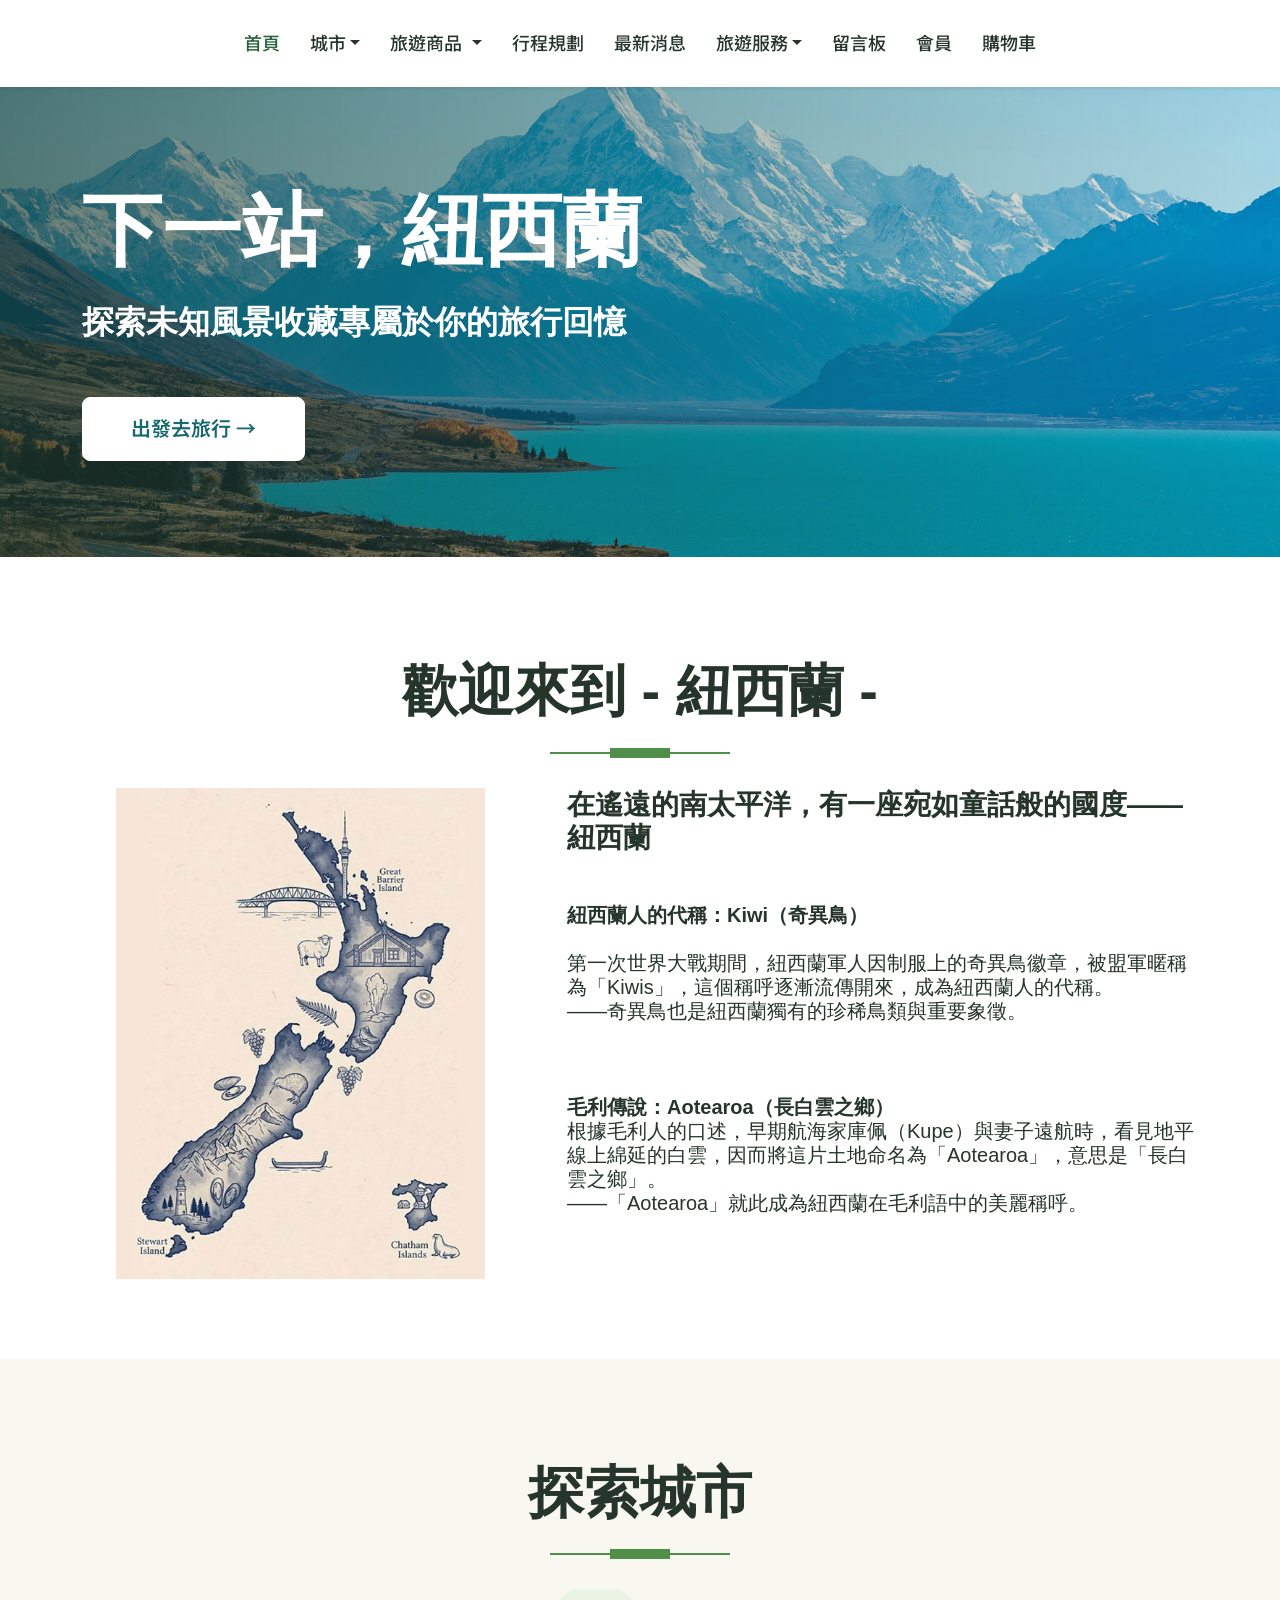
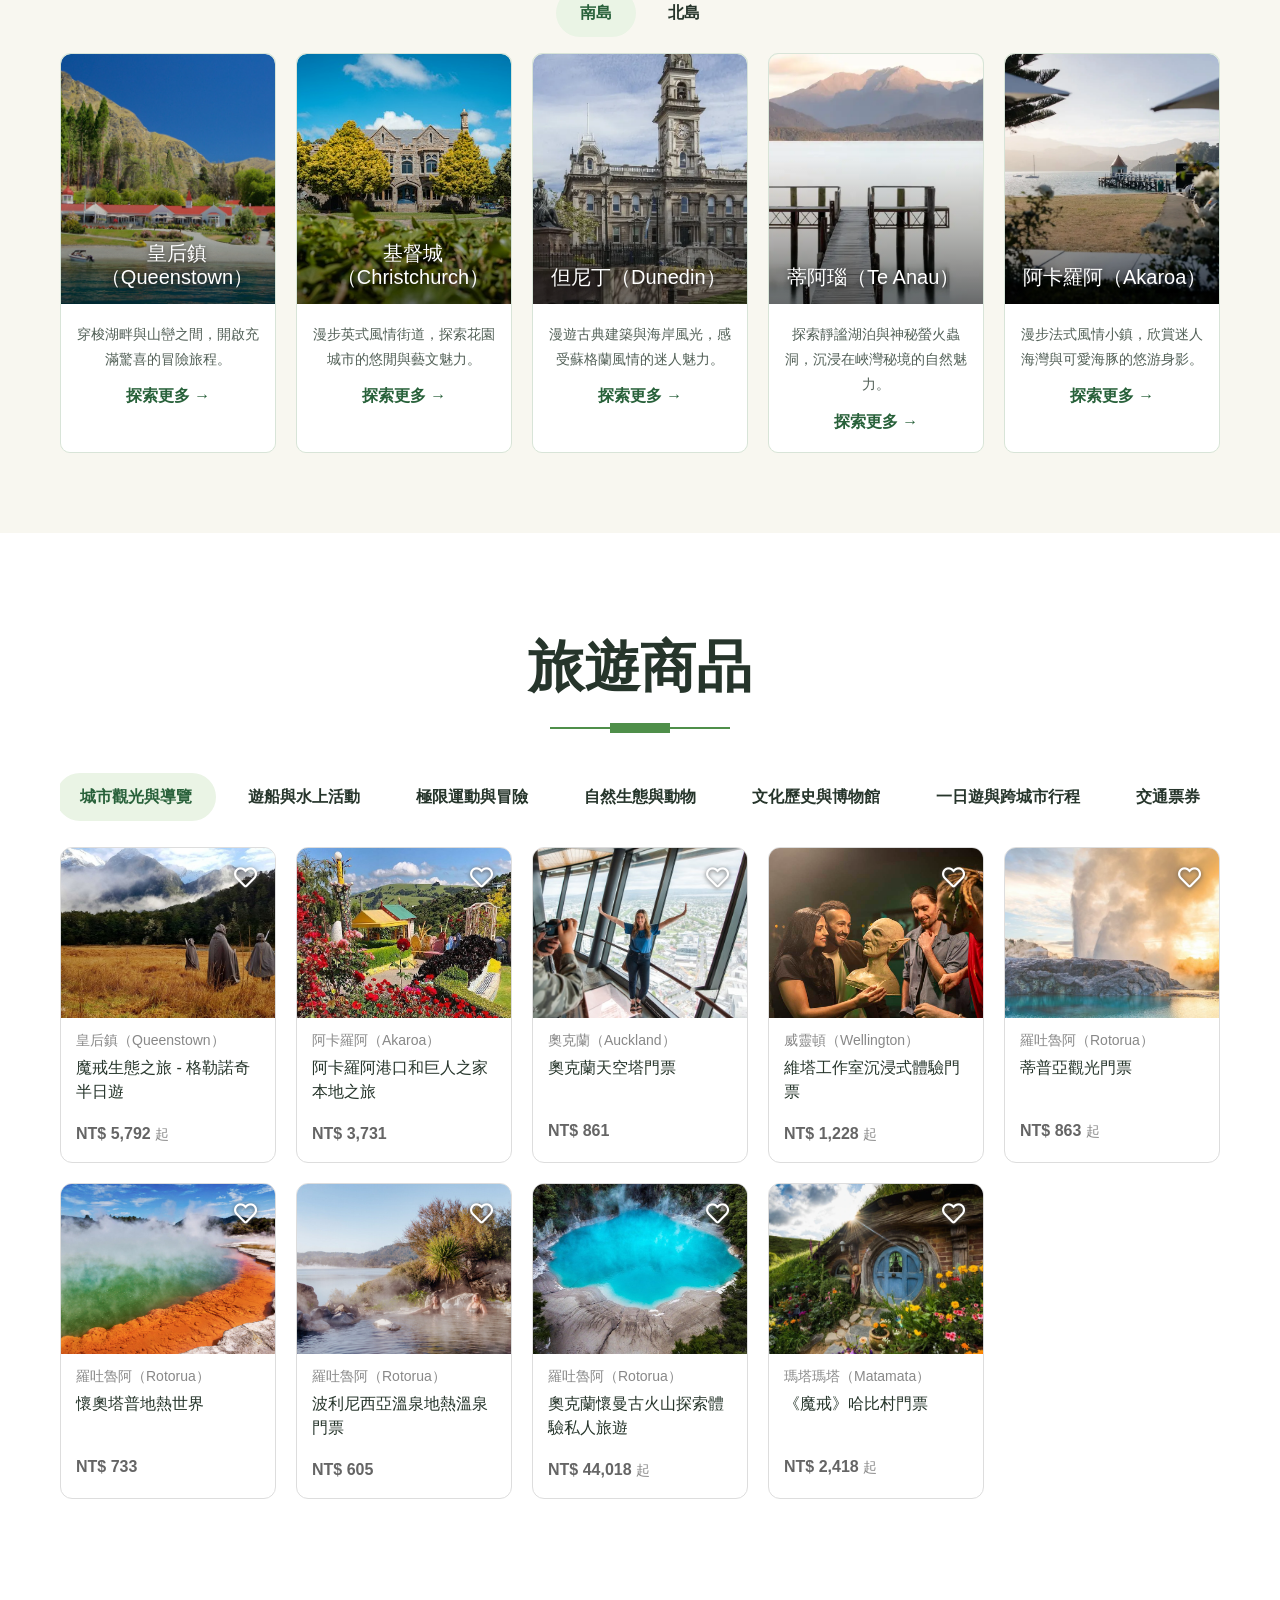
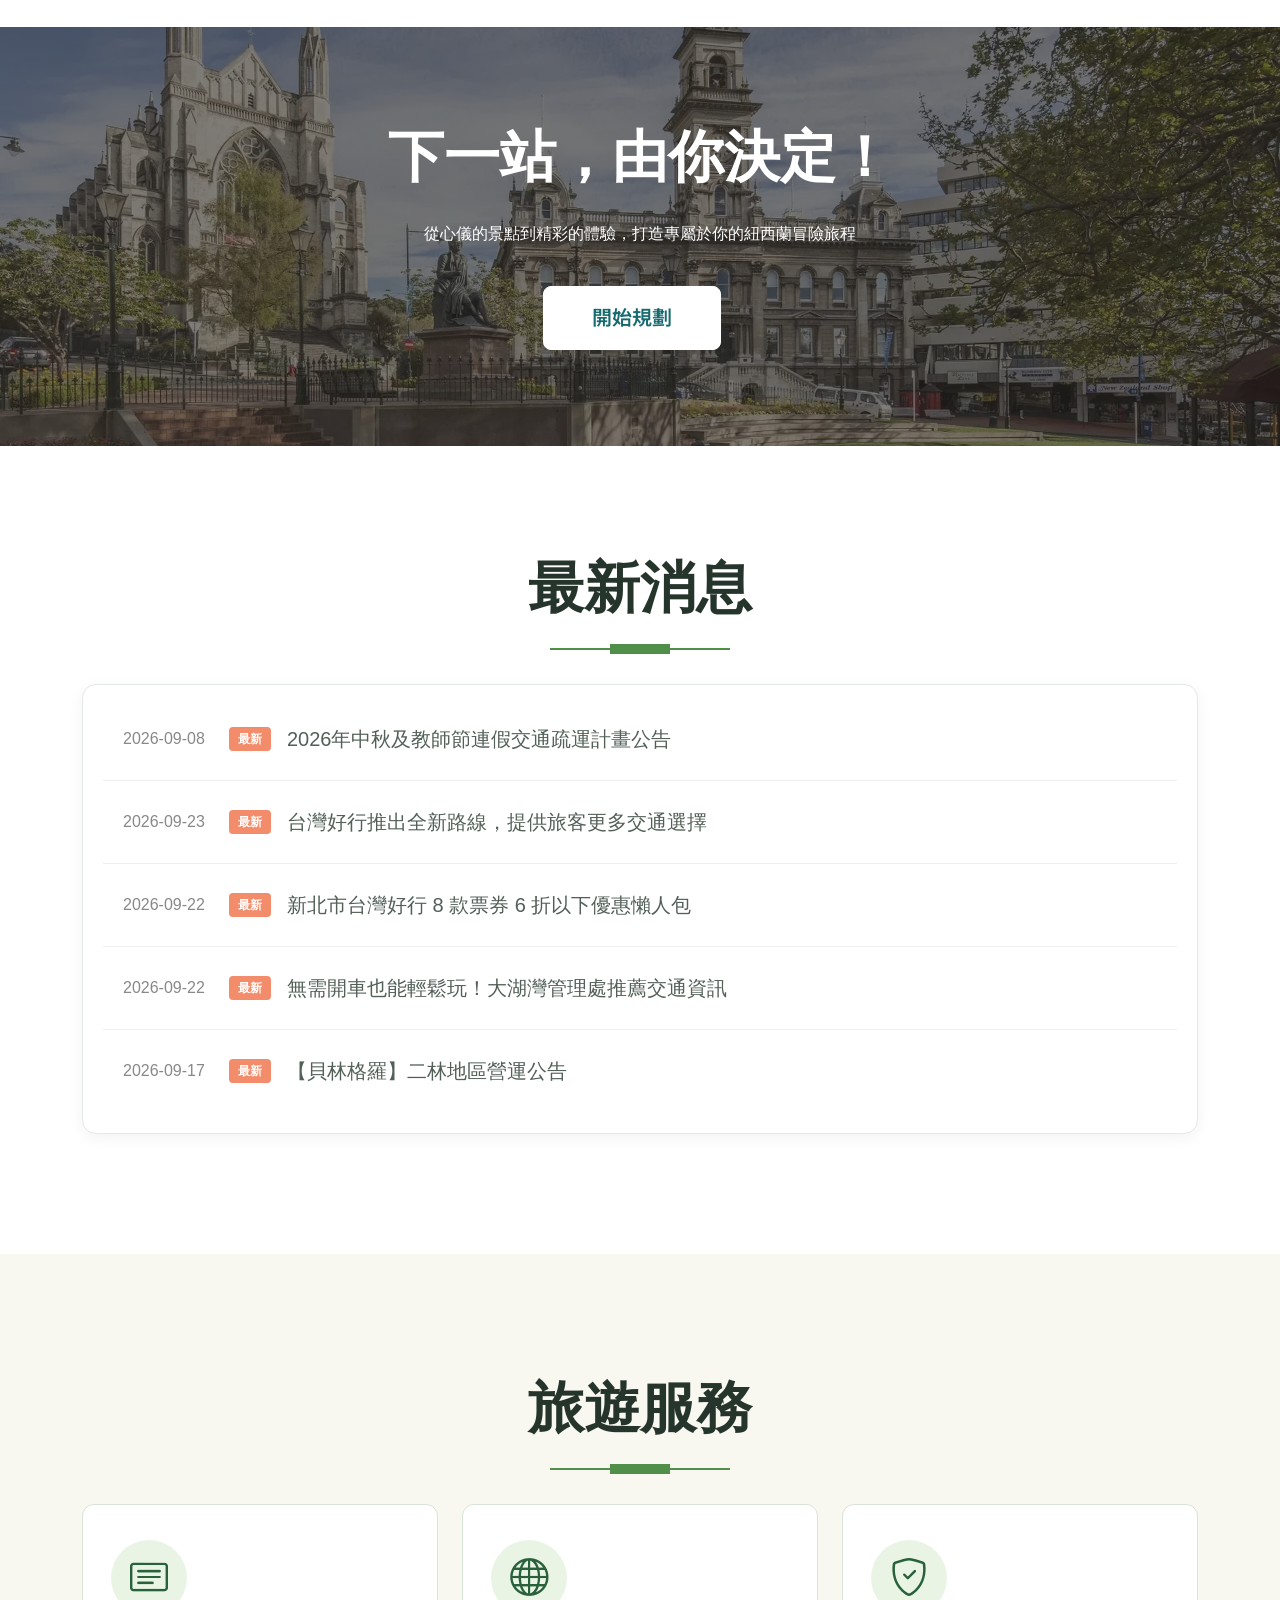
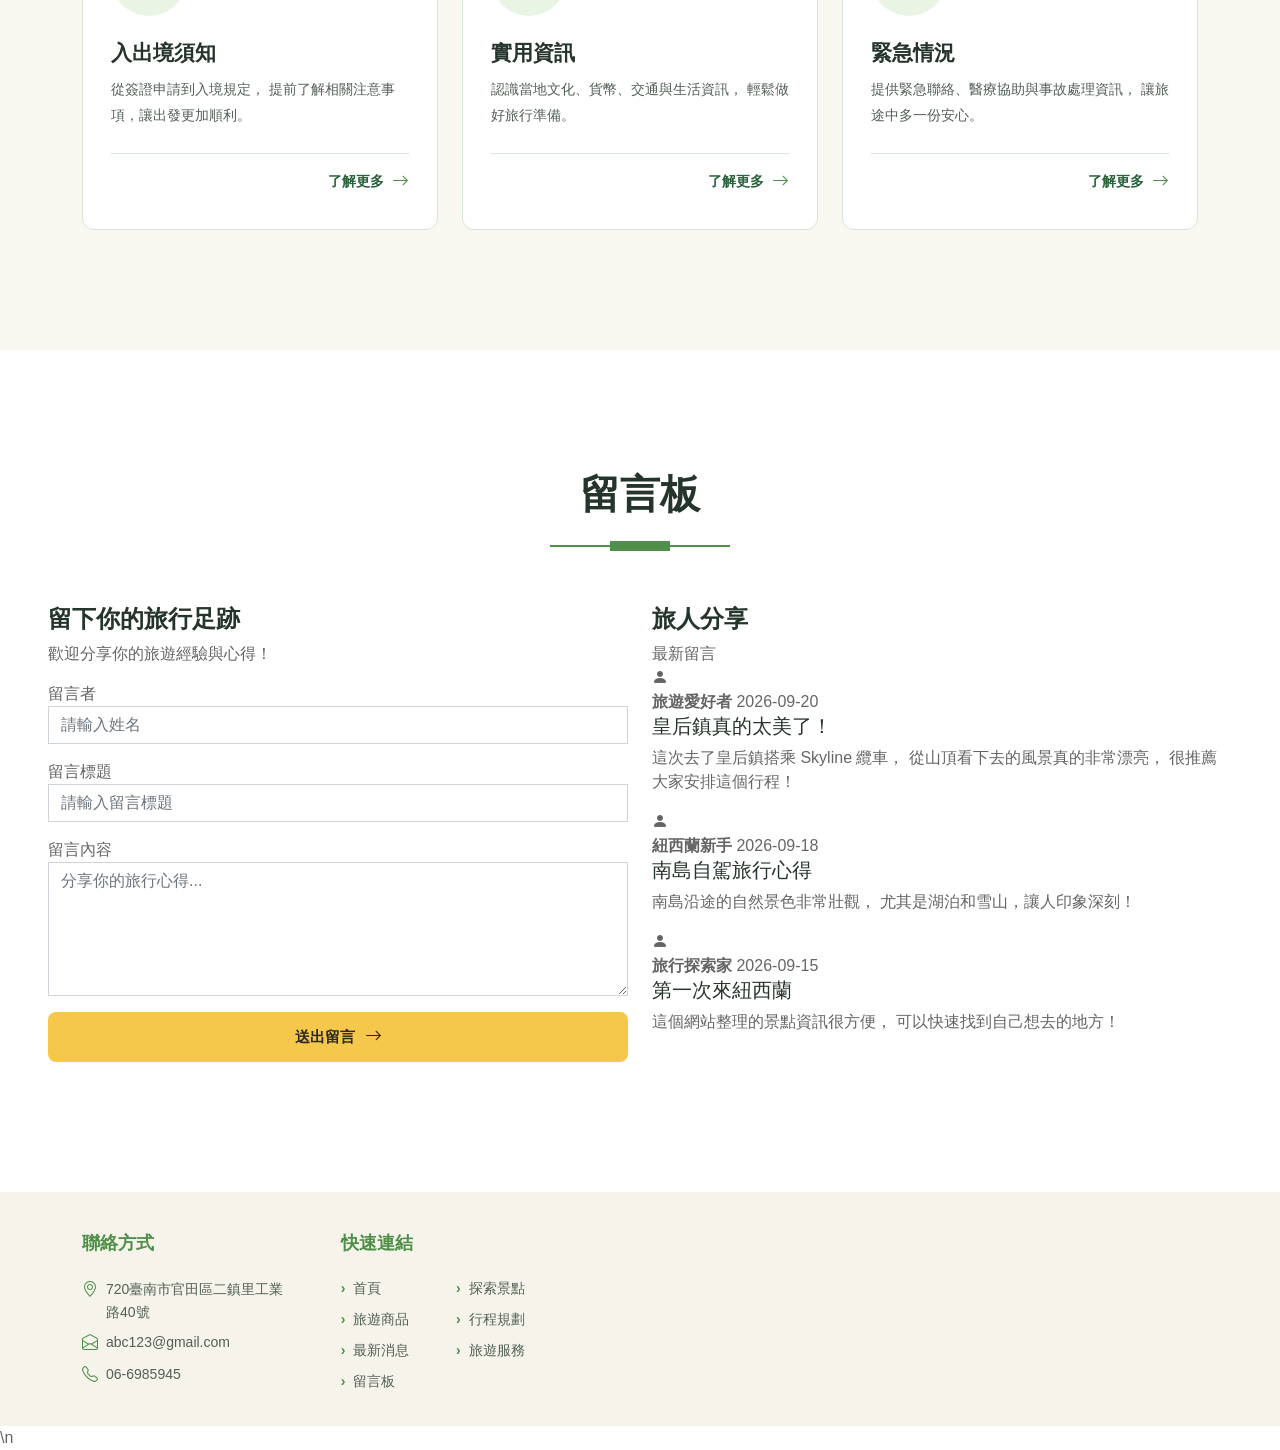
<file: index.html>
<!DOCTYPE html>
<html lang="zh-TW">

<head>
    <meta charset="utf-8">
    <title>KIWI TRAILS｜下一站，紐西蘭！</title>
    <meta content="width=device-width, initial-scale=1.0" name="viewport">
    <meta content="紐西蘭旅遊、景點探索、旅遊商品、行程規劃" name="keywords">
    <meta content="探索紐西蘭城市、景點與旅遊體驗，規劃專屬旅行回憶。" name="description">
    <link href="img/kiwi.png" rel="icon" type="image/x-icon">
    <link rel="preconnect" href="https://fonts.googleapis.com">
    <link rel="preconnect" href="https://fonts.gstatic.com" crossorigin>
   <link href="https://fonts.googleapis.com/css2?family=Noto+Sans+TC:wght@100..900&family=Poppins:ital,wght@0,300;0,400;0,500;0,600;0,700&family=Satisfy&display=swap" rel="stylesheet">
    <link href="https://cdnjs.cloudflare.com/ajax/libs/font-awesome/5.10.0/css/all.min.css" rel="stylesheet">
    <link href="https://cdn.jsdelivr.net/npm/bootstrap-icons@1.4.1/font/bootstrap-icons.css" rel="stylesheet">
    <link href="css/bootstrap.min.css" rel="stylesheet">
    <link href="css/style.css" rel="stylesheet">
</head>

<body>
    <!-- 導覽列 Start -->
    <nav class="navbar navbar-expand-lg bg-white navbar-dark shadow-sm py-3 py-lg-0 px-3 px-lg-0">
		<button class="navbar-toggler" type="button"
            data-bs-toggle="collapse"
            data-bs-target="#navbarCollapse"
            aria-controls="navbarCollapse"
            aria-expanded="false"
            aria-label="切換導覽列">
            <span class="navbar-toggler-icon"></span>
        </button>
        <div class="collapse navbar-collapse" id="navbarCollapse">
            <div class="navbar-nav ms-auto mx-lg-auto py-0">
				<a href="index.html" class="nav-item nav-link active">首頁</a>
				<div class="nav-item dropdown">
                    <a href="attractions.html" class="nav-link dropdown-toggle" data-bs-toggle="dropdown">城市</a>
                    <div class="dropdown-menu m-0">
						<h6 style="margin: 10px 13px 3px;">南島</h6>
                        <a href="attractions.html?city=Queenstown" class="dropdown-item">皇后鎮（Queenstown）</a>
                        <a href="attractions.html?city=Christchurch" class="dropdown-item">基督城（Christchurch）</a>
						<a href="attractions.html?city=Dunedin" class="dropdown-item">但尼丁（Dunedin）</a>
                        <a href="attractions.html?city=TeAnau" class="dropdown-item">蒂阿瑙（Te Anau）</a>
						<a href="attractions.html?city=Akaroa" class="dropdown-item">阿卡羅阿（Akaroa）</a>
						<h6 style="margin: 10px 13px 3px;">北島</h6>
                        <a href="attractions.html?city=Auckland" class="dropdown-item">奧克蘭（Auckland）</a>
                        <a href="attractions.html?city=Wellington" class="dropdown-item">威靈頓（Wellington）</a>
						<a href="attractions.html?city=Rotorua" class="dropdown-item">羅吐魯阿（Rotorua）</a>
                        <a href="attractions.html?city=Taupo" class="dropdown-item">陶波（Taupo）</a>
						<a href="attractions.html?city=Matamata" class="dropdown-item">瑪塔瑪塔（Matamata）</a>
                    </div>
                </div>
				<div class="nav-item dropdown">
                    <a href="products.html"
                    class="nav-link dropdown-toggle"
                    data-bs-toggle="dropdown">
                        旅遊商品
                    </a>
                    <div class="dropdown-menu m-0">
                        <a href="products.html?category=city-tour"
                        class="dropdown-item">城市觀光與導覽</a>

                        <a href="products.html?category=water-activities"
                        class="dropdown-item">遊船與水上活動</a>

                        <a href="products.html?category=adventure"
                        class="dropdown-item">極限運動與冒險</a>

                        <a href="products.html?category=nature"
                        class="dropdown-item">自然生態與動物</a>

                        <a href="products.html?category=culture"
                        class="dropdown-item">文化歷史與博物館</a>

                        <a href="products.html?category=day-tour"
                        class="dropdown-item">一日遊與跨城市行程</a>

                        <a href="products.html?category=transport"
                        class="dropdown-item">交通票券</a>
                    </div>
                </div>
                <a href="itinerary.html" class="nav-item nav-link">行程規劃</a>
                <a href="news.html" class="nav-item nav-link">最新消息</a>
                <div class="nav-item dropdown">
                    <a href="services.html" class="nav-link dropdown-toggle" data-bs-toggle="dropdown">旅遊服務</a>
                    <div class="dropdown-menu m-0">
                        <a href="services.html#entry" class="dropdown-item">入出境須知</a>
                        <a href="services.html#information" class="dropdown-item">實用資訊</a>
                        <a href="services.html#emergency" class="dropdown-item">緊急情況</a>
                    </div>
               </div>
				<a href="message.html" class="nav-item nav-link">留言板</a>
				<a href="member.html" class="nav-item nav-link">會員</a>
                <a href="car.html" class="nav-item nav-link">購物車</a>
          </div>
        </div>
    </nav>
    <!-- 導覽列 End -->

    <!-- 橫幅 Start -->
    <div class="container-fluid py-5 hero-header"  id="home">
        <div class="container py-5">
            <div class="row justify-content-start">
                <div class="col-lg-9 text-center text-lg-start">
                    <h1 class="display-1 text-uppercase text-white mb-4">下一站，紐西蘭</h1>
                    <h2 class="text-uppercase text-white">探索未知風景收藏專屬於你的旅行回憶</h2>
                    <div class="d-flex align-items-center justify-content-center justify-content-lg-start pt-5">
                        <a href="#attractions" class="btn btn-primary border-inner py-3 px-5 me-5">出發去旅行 →</a>
                    </div>
                </div>
            </div>
        </div>
    </div>
    <!-- 橫幅 End -->

    <!-- 關於 Start -->
    <section class="container-fluid py-6 attraction-section">
        <div class="container">
            <div class=" section-title position-relative text-center mx-auto mb-5" style="max-width: 600px;">
                <h1 class="display-4 text-uppercase">歡迎來到 - 紐西蘭 - </h1>
            </div>
            <div class="row gx-5">
                <div class="col-lg-5 mb-5 mb-lg-0 " style="min-height: 400px;">
                    <div class="position-relative h-100">
                        <img class="position-absolute w-100 h-100" src="img/about.jpg" style="object-fit: contain; object-position: top; ;">
                    </div>
                </div>
                <div class="col-lg-7 col-md-12 pb-5">
					
                    <h3 class="mb-4">在遙遠的南太平洋，有一座宛如童話般的國度——紐西蘭</h3><br>
                    <h5 class="mb-3"><b>紐西蘭人的代稱：Kiwi（奇異鳥）</b><br><br>第一次世界大戰期間，紐西蘭軍人因制服上的奇異鳥徽章，被盟軍暱稱為「Kiwis」，這個稱呼逐漸流傳開來，成為紐西蘭人的代稱。<br>——奇異鳥也是紐西蘭獨有的珍稀鳥類與重要象徵。<br><br><br><br>
						<b>毛利傳說：Aotearoa（長白雲之鄉）</b><br>
						根據毛利人的口述，早期航海家庫佩（Kupe）與妻子遠航時，看見地平線上綿延的白雲，因而將這片土地命名為「Aotearoa」，意思是「長白雲之鄉」。<br>
						——「Aotearoa」就此成為紐西蘭在毛利語中的美麗稱呼。</h5>
                </div>
            </div>
        </div>
    </section>
    <!-- 關於 End -->
	
    <!--探索景點 Start -->
    <section class="container-fluid attraction-section" id="attractions">
        <div class="container-fluid px-5">
            <div class="section-title position-relative text-center mx-auto mb-5 pb-3" style="max-width: 600px;">
                <h1 class="display-4 text-uppercase">探索城市</h1>
            </div>
            <div class="tab-class text-center">
                <div class="d-flex flex-nowrap justify-content-center gap-2 mb-3">
                    <button class="category-btn active"
                            type="button" onclick="switchIsland('tab-1', this)">
                        南島
                    </button>
                    <button class="category-btn"
                            type="button" onclick="switchIsland('tab-2', this)">
                        北島
                    </button>
                </div>
                <div class="tab-content">
                    <div id="tab-1" class="tab-pane fade show p-0 active">
                        <div class="attraction-grid">
                            <a href="attractions.html?city=Queenstown" class="attraction-item">
                                <div class="attraction-card">
                                    <img src="img/Scity-Queenstown.webp" alt="Queenstown" class="attraction-image">
                                    <h5 class="attraction-name">皇后鎮（Queenstown）</h5>
                                </div>
                                <div class="attraction-info">
                                    <p>穿梭湖畔與山巒之間，開啟充滿驚喜的冒險旅程。</p>
                                    <span class="attraction-link">
                                        探索更多 →
                                    </span>
                                </div>
                            </a>
                            <a href="attractions.html?city=Christchurch" class="attraction-item">
                                <div class="attraction-card">
                                    <img src="img/Scity-Christchurch.jpg" alt="Christchurch" class="attraction-image">
                                    <h5 class="attraction-name">基督城（Christchurch）</h5>
                                </div>
                                <div class="attraction-info">
                                    <p>漫步英式風情街道，探索花園城市的悠閒與藝文魅力。</p>
                                    <span class="attraction-link">
                                        探索更多 →
                                    </span>
                                </div>
                            </a>
                            <a href="attractions.html?city=Dunedin" class="attraction-item">
                                <div class="attraction-card">
                                    <img src="img/Scity-Dunedin.webp" alt="Dunedin" class="attraction-image">
                                    <h5 class="attraction-name">但尼丁（Dunedin）</h5>
                                </div>
                                <div class="attraction-info">
                                    <p>漫遊古典建築與海岸風光，感受蘇格蘭風情的迷人魅力。</p>
                                    <span class="attraction-link">
                                        探索更多 →
                                    </span>
                                </div>
                            </a>
                            <a href="attractions.html?city=TeAnau" class="attraction-item">
                                <div class="attraction-card">
                                    <img src="img/Scity-Te-Anau.webp" alt="Te Anau" class="attraction-image">
                                    <h5 class="attraction-name">蒂阿瑙（Te Anau）</h5>
                                </div>
                                <div class="attraction-info">
                                    <p>探索靜謐湖泊與神秘螢火蟲洞，沉浸在峽灣秘境的自然魅力。</p>
                                    <span class="attraction-link">
                                        探索更多 →
                                    </span>
                                </div>
                            </a>
                            <a href="attractions.html?city=Akaroa" class="attraction-item">
                                <div class="attraction-card">
                                    <img src="img/Scity-Akaroa.webp" alt="Akaroa" class="attraction-image">
                                    <h5 class="attraction-name">阿卡羅阿（Akaroa）</h5>
                                </div>
                                <div class="attraction-info">
                                    <p>漫步法式風情小鎮，欣賞迷人海灣與可愛海豚的悠游身影。</p>
                                    <span class="attraction-link">
                                        探索更多 →
                                    </span>
                                </div>
                            </a>
                        </div>
                    </div>
                    <div id="tab-2" class="tab-pane fade p-0">
                        <div class="attraction-grid">
                            <a href="attractions.html?city=Auckland" class="attraction-item">
                                <div class="attraction-card">
                                    <img src="img/Ncity-Auckland.webp" alt="Auckland" class="attraction-image">
                                    <h5 class="attraction-name">奧克蘭（Auckland）</h5>
                                </div>
                                <div class="attraction-info">
                                    <p>穿梭繁華港灣與多元街區，感受帆船之都的活力與魅力。</p>
                                    <span class="attraction-link">
                                        探索更多 →
                                    </span>
                                </div>
                            </a>
                            <a href="attractions.html?city=Wellington" class="attraction-item">
                                <div class="attraction-card">
                                    <img src="img/Ncity-Wellington.webp" alt="Wellington" class="attraction-image">
                                    <h5 class="attraction-name">威靈頓（Wellington）</h5>
                                </div>
                                <div class="attraction-info">
                                    <p>漫步海濱城市與特色街區，感受創意文化與首都風情。</p>
                                    <span class="attraction-link">
                                        探索更多 →
                                    </span>
                                </div>
                            </a>
                            <a href="attractions.html?city=Rotorua" class="attraction-item">
                                <div class="attraction-card">
                                    <img src="img/Ncity-Rotorua.webp" alt="Rotorua" class="attraction-image">
                                    <h5 class="attraction-name">羅吐魯阿（Rotorua）</h5>
                                </div>
                                <div class="attraction-info">
                                    <p>走訪奇幻地熱景觀，感受毛利文化與大自然的神奇魅力。</p>
                                    <span class="attraction-link">
                                        探索更多 →
                                    </span>
                                </div>
                            </a>
                            <a href="attractions.html?city=Taupo" class="attraction-item">
                                <div class="attraction-card">
                                    <img src="img/Ncity-Taupo.webp" alt="Taupo" class="attraction-image">
                                    <h5 class="attraction-name">陶波（Taupo）</h5>
                                </div>
                                <div class="attraction-info">
                                    <p>徜徉湛藍湖畔，探索壯觀瀑布與火山地景的自然奇觀。</p>
                                    <span class="attraction-link">
                                        探索更多 →
                                    </span>
                                </div>
                            </a>
                            <a href="attractions.html?city=Matamata" class="attraction-item">
                                <div class="attraction-card">
                                    <img src="img/Ncity-Matamata.webp" alt="Matamata" class="attraction-image">
                                    <h5 class="attraction-name">瑪塔瑪塔（Matamata）</h5>
                                </div>
                                <div class="attraction-info">
                                    <p>走進綠意盎然的哈比人村，探索電影場景中的奇幻童話世界。</p>
                                    <span class="attraction-link">
                                        探索更多 →
                                    </span>
                                </div>
                            </a>
                        </div>
                    </div>
                </div>
            </div>
        </div>
    </section>
    <!-- 探索景點 End -->

    <!-- 旅遊商品 Start -->
    <section class="container-fluid py-6 attraction-section" id="products">
        <div class="container-fluid px-5">
            <div class="section-title position-relative text-center mx-auto mb-5 pb-3" style="max-width: 600px;">
                <h1 class="display-4 text-uppercase">旅遊商品</h1>
            </div>
            <!-- 商品分類 -->
            <div class="product-tabs d-flex flex-nowrap justify-content-center gap-2 mb-3">
                <button class="category-btn product-tab-btn active"
                        type="button"
                        onclick="switchProduct('product-1', this)">
                    城市觀光與導覽
                </button>
                <button class="category-btn product-tab-btn"
                        type="button"
                        onclick="switchProduct('product-2', this)">
                    遊船與水上活動
                </button>
                <button class="category-btn product-tab-btn"
                        type="button"
                        onclick="switchProduct('product-3', this)">
                    極限運動與冒險
                </button>
                <button class="category-btn product-tab-btn"
                        type="button"
                        onclick="switchProduct('product-4', this)">
                    自然生態與動物
                </button>
                <button class="category-btn product-tab-btn"
                        type="button"
                        onclick="switchProduct('product-5', this)">
                    文化歷史與博物館
                </button>
                <button class="category-btn product-tab-btn"
                        type="button"
                        onclick="switchProduct('product-6', this)">
                    一日遊與跨城市行程
                </button>
                <button class="category-btn product-tab-btn"
                        type="button"
                        onclick="switchProduct('product-7', this)">
                    交通票券
                </button>
            </div>

            <!-- 商品列表一 -->
            <div class="product-pane" id="product-1">
                <div class="product-grid">
                <!-- 商品卡片 -->
                    <div class="product-card">
                        <div class="product-image">
                            <img src="Activity-img/the-rings-tour.jpg" alt="格勒諾奇半日遊">
                            <button class="favorite-btn">
                                <i class="far fa-heart"></i>
                            </button>
                        </div>
                        <div class="product-info">
                            <small class="product-category">
                                皇后鎮（Queenstown）
                            </small>
                            <h6 class="product-name">
                                魔戒生態之旅 - 格勒諾奇半日遊
                            </h6>
                            <div class="product-price">
                                NT$ 5,792 <small>起</small>
                            </div>
                        </div>
                    </div>
                    <div class="product-card">
                        <div class="product-image">
                            <img src="Activity-img/Akaroa_Harbour_and_Giants_House_Local_Tour.jpg" alt="阿卡羅阿港口和巨人之家本地之旅">
                            <button class="favorite-btn">
                                <i class="far fa-heart"></i>
                            </button>
                        </div>
                        <div class="product-info">
                            <small class="product-category">
                                阿卡羅阿（Akaroa）
                            </small>
                            <h6 class="product-name">
                                阿卡羅阿港口和巨人之家本地之旅
                            </h6>
                            <div class="product-price">
                                NT$ 3,731
                            </div>
                        </div>
                    </div>
                    <div class="product-card">
                        <div class="product-image">
                            <img src="Activity-img/Sky-Tower-Admission.jpg" alt="奧克蘭天空塔門票">
                            <button class="favorite-btn">
                                <i class="far fa-heart"></i>
                            </button>
                        </div>
                        <div class="product-info">
                            <small class="product-category">
                                奧克蘭（Auckland）
                            </small>
                            <h6 class="product-name">
                                奧克蘭天空塔門票
                            </h6>
                            <div class="product-price">
                                NT$ 861 
                            </div>
                        </div>
                    </div>
                    <div class="product-card">
                        <div class="product-image">
                            <img src="Activity-img/Wētā-Workshop-Experience.jpg" alt="維塔工作室沉浸式體驗門票">
                            <button class="favorite-btn">
                                <i class="far fa-heart"></i>
                            </button>
                        </div>
                        <div class="product-info">
                            <small class="product-category">
                                威靈頓（Wellington）
                            </small>
                            <h6 class="product-name">
                                維塔工作室沉浸式體驗門票
                            </h6>
                            <div class="product-price">
                                NT$ 1,228 <small>起</small>
                            </div>
                        </div>
                    </div>
                    <div class="product-card">
                        <div class="product-image">
                            <img src="Activity-img/Te-Puia-Admission.jpg" alt="蒂普亞觀光門票">
                            <button class="favorite-btn">
                                <i class="far fa-heart"></i>
                            </button>
                        </div>
                        <div class="product-info">
                            <small class="product-category">
                                羅吐魯阿（Rotorua）
                            </small>
                            <h6 class="product-name">
                                蒂普亞觀光門票
                            </h6>
                            <div class="product-price">
                                NT$ 863 <small>起</small>
                            </div>
                        </div>
                    </div>
                    <div class="product-card">
                        <div class="product-image">
                            <img src="Activity-img/Wai-O-Tapu-Thermal-Wonderland.jpg" alt="懷奧塔普地熱世界">
                            <button class="favorite-btn">
                                <i class="far fa-heart"></i>
                            </button>
                        </div>
                        <div class="product-info">
                            <small class="product-category">
                                羅吐魯阿（Rotorua）
                            </small>
                            <h6 class="product-name">
                                懷奧塔普地熱世界
                            </h6>
                            <div class="product-price">
                                NT$ 733
                            </div>
                        </div>
                    </div>
                    <div class="product-card">
                        <div class="product-image">
                            <img src="Activity-img/Polynesian-Spa-Entry.jpg" alt="波利尼西亞溫泉地熱溫泉門票">
                            <button class="favorite-btn">
                                <i class="far fa-heart"></i>
                            </button>
                        </div>
                        <div class="product-info">
                            <small class="product-category">
                                羅吐魯阿（Rotorua）
                            </small>
                            <h6 class="product-name">
                                波利尼西亞溫泉地熱溫泉門票
                            </h6>
                            <div class="product-price">
                                NT$ 605
                            </div>
                        </div>
                    </div>
                    <div class="product-card">
                        <div class="product-image">
                            <img src="Activity-img/Waimangu-Volcanic-Tour.jpg" alt="奧克蘭懷曼古火山探索體驗私人旅遊">
                            <button class="favorite-btn">
                                <i class="far fa-heart"></i>
                            </button>
                        </div>
                        <div class="product-info">
                            <small class="product-category">
                                羅吐魯阿（Rotorua）
                            </small>
                            <h6 class="product-name">
                                奧克蘭懷曼古火山探索體驗私人旅遊
                            </h6>
                            <div class="product-price">
                                NT$ 44,018 <small>起</small>
                            </div>
                        </div>
                    </div>
                    <div class="product-card">
                        <div class="product-image">
                            <img src="Activity-img/Hobbiton-Movie-Set-Tour.webp" alt="《魔戒》哈比村門票">
                            <button class="favorite-btn">
                                <i class="far fa-heart"></i>
                            </button>
                        </div>
                        <div class="product-info">
                            <small class="product-category">
                                瑪塔瑪塔（Matamata）
                            </small>
                            <h6 class="product-name">
                                《魔戒》哈比村門票
                            </h6>
                            <div class="product-price">
                                NT$ 2,418 <small>起</small>
                            </div>
                        </div>
                    </div>
                </div>
            </div>
            <!-- 商品列表二 -->
            <div class="product-pane" id="product-2" style="display:none;">
                <div class="product-grid">
                <!-- 商品卡片 -->
                    <div class="product-card">
                        <div class="product-image">
                            <img src="Activity-img/the-rings-tour.jpg" alt="格勒諾奇半日遊">
                            <button class="favorite-btn">
                                <i class="far fa-heart"></i>
                            </button>
                        </div>
                        <div class="product-info">
                            <small class="product-category">
                                皇后鎮（Queenstown）
                            </small>
                            <h6 class="product-name">
                                魔戒生態之旅 - 格勒諾奇半日遊
                            </h6>
                            <div class="product-price">
                                NT$ 5,792 <small>起</small>
                            </div>
                        </div>
                    </div>
                    <div class="product-card">
                        <div class="product-image">
                            <img src="Activity-img/Akaroa_Harbour_and_Giants_House_Local_Tour.jpg" alt="阿卡羅阿港口和巨人之家本地之旅">
                            <button class="favorite-btn">
                                <i class="far fa-heart"></i>
                            </button>
                        </div>
                        <div class="product-info">
                            <small class="product-category">
                                阿卡羅阿（Akaroa）
                            </small>
                            <h6 class="product-name">
                                阿卡羅阿港口和巨人之家本地之旅
                            </h6>
                            <div class="product-price">
                                NT$ 3,731
                            </div>
                        </div>
                    </div>
                    <div class="product-card">
                        <div class="product-image">
                            <img src="Activity-img/the-rings-tour.jpg" alt="格勒諾奇半日遊">
                            <button class="favorite-btn">
                                <i class="far fa-heart"></i>
                            </button>
                        </div>
                        <div class="product-info">
                            <small class="product-category">
                                皇后鎮（Queenstown）
                            </small>
                            <h6 class="product-name">
                                魔戒生態之旅 - 格勒諾奇半日遊
                            </h6>
                            <div class="product-price">
                                NT$ 5,792 <small>起</small>
                            </div>
                        </div>
                    </div>
                    <div class="product-card">
                        <div class="product-image">
                            <img src="Activity-img/the-rings-tour.jpg" alt="格勒諾奇半日遊">
                            <button class="favorite-btn">
                                <i class="far fa-heart"></i>
                            </button>
                        </div>
                        <div class="product-info">
                            <small class="product-category">
                                皇后鎮（Queenstown）
                            </small>
                            <h6 class="product-name">
                                魔戒生態之旅 - 格勒諾奇半日遊
                            </h6>
                            <div class="product-price">
                                NT$ 
                            </div>
                        </div>
                    </div>
                    <div class="product-card">
                        <div class="product-image">
                            <img src="Activity-img/the-rings-tour.jpg" alt="格勒諾奇半日遊">
                            <button class="favorite-btn">
                                <i class="far fa-heart"></i>
                            </button>
                        </div>
                        <div class="product-info">
                            <small class="product-category">
                                阿卡羅阿（Akaroa）
                            </small>
                            <h6 class="product-name">
                                魔戒生態之旅 - 格勒諾奇半日遊
                            </h6>
                            <div class="product-price">
                                NT$ 3,731
                            </div>
                        </div>
                    </div>
                </div>
            </div>
            <!-- 商品列表三 -->
            <div class="product-pane" id="product-3" style="display:none;">
                <div class="product-grid">
                <!-- 商品卡片 -->
                    <div class="product-card">
                        <div class="product-image">
                            <img src="Activity-img/the-rings-tour.jpg" alt="格勒諾奇半日遊">
                            <button class="favorite-btn">
                                <i class="far fa-heart"></i>
                            </button>
                        </div>
                        <div class="product-info">
                            <small class="product-category">
                                皇后鎮（Queenstown）
                            </small>
                            <h6 class="product-name">
                                魔戒生態之旅 - 格勒諾奇半日遊
                            </h6>
                            <div class="product-price">
                                NT$ 5,792 <small>起</small>
                            </div>
                        </div>
                    </div>
                    <div class="product-card">
                        <div class="product-image">
                            <img src="Activity-img/Akaroa_Harbour_and_Giants_House_Local_Tour.jpg" alt="阿卡羅阿港口和巨人之家本地之旅">
                            <button class="favorite-btn">
                                <i class="far fa-heart"></i>
                            </button>
                        </div>
                        <div class="product-info">
                            <small class="product-category">
                                阿卡羅阿（Akaroa）
                            </small>
                            <h6 class="product-name">
                                阿卡羅阿港口和巨人之家本地之旅
                            </h6>
                            <div class="product-price">
                                NT$ 3,731
                            </div>
                        </div>
                    </div>
                    <div class="product-card">
                        <div class="product-image">
                            <img src="Activity-img/the-rings-tour.jpg" alt="格勒諾奇半日遊">
                            <button class="favorite-btn">
                                <i class="far fa-heart"></i>
                            </button>
                        </div>
                        <div class="product-info">
                            <small class="product-category">
                                皇后鎮（Queenstown）
                            </small>
                            <h6 class="product-name">
                                魔戒生態之旅 - 格勒諾奇半日遊
                            </h6>
                            <div class="product-price">
                                NT$ 5,792 <small>起</small>
                            </div>
                        </div>
                    </div>
                    <div class="product-card">
                        <div class="product-image">
                            <img src="Activity-img/the-rings-tour.jpg" alt="格勒諾奇半日遊">
                            <button class="favorite-btn">
                                <i class="far fa-heart"></i>
                            </button>
                        </div>
                        <div class="product-info">
                            <small class="product-category">
                                皇后鎮（Queenstown）
                            </small>
                            <h6 class="product-name">
                                魔戒生態之旅 - 格勒諾奇半日遊
                            </h6>
                            <div class="product-price">
                                NT$ 
                            </div>
                        </div>
                    </div>
                    <div class="product-card">
                        <div class="product-image">
                            <img src="Activity-img/the-rings-tour.jpg" alt="格勒諾奇半日遊">
                            <button class="favorite-btn">
                                <i class="far fa-heart"></i>
                            </button>
                        </div>
                        <div class="product-info">
                            <small class="product-category">
                                阿卡羅阿（Akaroa）
                            </small>
                            <h6 class="product-name">
                                魔戒生態之旅 - 格勒諾奇半日遊
                            </h6>
                            <div class="product-price">
                                NT$ 3,731
                            </div>
                        </div>
                    </div>
                </div>
            </div>
            <!-- 商品列表四 -->
            <div class="product-pane" id="product-4" style="display:none;">
                <div class="product-grid">
                <!-- 商品卡片 -->
                    <div class="product-card">
                        <div class="product-image">
                            <img src="Activity-img/the-rings-tour.jpg" alt="格勒諾奇半日遊">
                            <button class="favorite-btn">
                                <i class="far fa-heart"></i>
                            </button>
                        </div>
                        <div class="product-info">
                            <small class="product-category">
                                皇后鎮（Queenstown）
                            </small>
                            <h6 class="product-name">
                                魔戒生態之旅 - 格勒諾奇半日遊
                            </h6>
                            <div class="product-price">
                                NT$ 5,792 <small>起</small>
                            </div>
                        </div>
                    </div>
                    <div class="product-card">
                        <div class="product-image">
                            <img src="Activity-img/Akaroa_Harbour_and_Giants_House_Local_Tour.jpg" alt="阿卡羅阿港口和巨人之家本地之旅">
                            <button class="favorite-btn">
                                <i class="far fa-heart"></i>
                            </button>
                        </div>
                        <div class="product-info">
                            <small class="product-category">
                                阿卡羅阿（Akaroa）
                            </small>
                            <h6 class="product-name">
                                阿卡羅阿港口和巨人之家本地之旅
                            </h6>
                            <div class="product-price">
                                NT$ 3,731
                            </div>
                        </div>
                    </div>
                    <div class="product-card">
                        <div class="product-image">
                            <img src="Activity-img/the-rings-tour.jpg" alt="格勒諾奇半日遊">
                            <button class="favorite-btn">
                                <i class="far fa-heart"></i>
                            </button>
                        </div>
                        <div class="product-info">
                            <small class="product-category">
                                皇后鎮（Queenstown）
                            </small>
                            <h6 class="product-name">
                                魔戒生態之旅 - 格勒諾奇半日遊
                            </h6>
                            <div class="product-price">
                                NT$ 5,792 <small>起</small>
                            </div>
                        </div>
                    </div>
                    <div class="product-card">
                        <div class="product-image">
                            <img src="Activity-img/the-rings-tour.jpg" alt="格勒諾奇半日遊">
                            <button class="favorite-btn">
                                <i class="far fa-heart"></i>
                            </button>
                        </div>
                        <div class="product-info">
                            <small class="product-category">
                                皇后鎮（Queenstown）
                            </small>
                            <h6 class="product-name">
                                魔戒生態之旅 - 格勒諾奇半日遊
                            </h6>
                            <div class="product-price">
                                NT$ 
                            </div>
                        </div>
                    </div>
                    <div class="product-card">
                        <div class="product-image">
                            <img src="Activity-img/the-rings-tour.jpg" alt="格勒諾奇半日遊">
                            <button class="favorite-btn">
                                <i class="far fa-heart"></i>
                            </button>
                        </div>
                        <div class="product-info">
                            <small class="product-category">
                                阿卡羅阿（Akaroa）
                            </small>
                            <h6 class="product-name">
                                魔戒生態之旅 - 格勒諾奇半日遊
                            </h6>
                            <div class="product-price">
                                NT$ 3,731
                            </div>
                        </div>
                    </div>
                </div>
            </div>
            <!-- 商品列表五 -->
            <div class="product-pane" id="product-5" style="display:none;">
                <div class="product-grid">
                <!-- 商品卡片 -->
                    <div class="product-card">
                        <div class="product-image">
                            <img src="Activity-img/the-rings-tour.jpg" alt="格勒諾奇半日遊">
                            <button class="favorite-btn">
                                <i class="far fa-heart"></i>
                            </button>
                        </div>
                        <div class="product-info">
                            <small class="product-category">
                                皇后鎮（Queenstown）
                            </small>
                            <h6 class="product-name">
                                魔戒生態之旅 - 格勒諾奇半日遊
                            </h6>
                            <div class="product-price">
                                NT$ 5,792 <small>起</small>
                            </div>
                        </div>
                    </div>
                    <div class="product-card">
                        <div class="product-image">
                            <img src="Activity-img/Akaroa_Harbour_and_Giants_House_Local_Tour.jpg" alt="阿卡羅阿港口和巨人之家本地之旅">
                            <button class="favorite-btn">
                                <i class="far fa-heart"></i>
                            </button>
                        </div>
                        <div class="product-info">
                            <small class="product-category">
                                阿卡羅阿（Akaroa）
                            </small>
                            <h6 class="product-name">
                                阿卡羅阿港口和巨人之家本地之旅
                            </h6>
                            <div class="product-price">
                                NT$ 3,731
                            </div>
                        </div>
                    </div>
                    <div class="product-card">
                        <div class="product-image">
                            <img src="Activity-img/the-rings-tour.jpg" alt="格勒諾奇半日遊">
                            <button class="favorite-btn">
                                <i class="far fa-heart"></i>
                            </button>
                        </div>
                        <div class="product-info">
                            <small class="product-category">
                                皇后鎮（Queenstown）
                            </small>
                            <h6 class="product-name">
                                魔戒生態之旅 - 格勒諾奇半日遊
                            </h6>
                            <div class="product-price">
                                NT$ 5,792 <small>起</small>
                            </div>
                        </div>
                    </div>
                    <div class="product-card">
                        <div class="product-image">
                            <img src="Activity-img/the-rings-tour.jpg" alt="格勒諾奇半日遊">
                            <button class="favorite-btn">
                                <i class="far fa-heart"></i>
                            </button>
                        </div>
                        <div class="product-info">
                            <small class="product-category">
                                皇后鎮（Queenstown）
                            </small>
                            <h6 class="product-name">
                                魔戒生態之旅 - 格勒諾奇半日遊
                            </h6>
                            <div class="product-price">
                                NT$ 
                            </div>
                        </div>
                    </div>
                    <div class="product-card">
                        <div class="product-image">
                            <img src="Activity-img/the-rings-tour.jpg" alt="格勒諾奇半日遊">
                            <button class="favorite-btn">
                                <i class="far fa-heart"></i>
                            </button>
                        </div>
                        <div class="product-info">
                            <small class="product-category">
                                阿卡羅阿（Akaroa）
                            </small>
                            <h6 class="product-name">
                                魔戒生態之旅 - 格勒諾奇半日遊
                            </h6>
                            <div class="product-price">
                                NT$ 3,731
                            </div>
                        </div>
                    </div>
                </div>
            </div>
            <!-- 商品列表六 -->
            <div class="product-pane" id="product-6" style="display:none;">
                <div class="product-grid">
                <!-- 商品卡片 -->
                    <div class="product-card">
                        <div class="product-image">
                            <img src="Activity-img/the-rings-tour.jpg" alt="格勒諾奇半日遊">
                            <button class="favorite-btn">
                                <i class="far fa-heart"></i>
                            </button>
                        </div>
                        <div class="product-info">
                            <small class="product-category">
                                皇后鎮（Queenstown）
                            </small>
                            <h6 class="product-name">
                                魔戒生態之旅 - 格勒諾奇半日遊
                            </h6>
                            <div class="product-price">
                                NT$ 5,792 <small>起</small>
                            </div>
                        </div>
                    </div>
                    <div class="product-card">
                        <div class="product-image">
                            <img src="Activity-img/Akaroa_Harbour_and_Giants_House_Local_Tour.jpg" alt="阿卡羅阿港口和巨人之家本地之旅">
                            <button class="favorite-btn">
                                <i class="far fa-heart"></i>
                            </button>
                        </div>
                        <div class="product-info">
                            <small class="product-category">
                                阿卡羅阿（Akaroa）
                            </small>
                            <h6 class="product-name">
                                阿卡羅阿港口和巨人之家本地之旅
                            </h6>
                            <div class="product-price">
                                NT$ 3,731
                            </div>
                        </div>
                    </div>
                    <div class="product-card">
                        <div class="product-image">
                            <img src="Activity-img/the-rings-tour.jpg" alt="格勒諾奇半日遊">
                            <button class="favorite-btn">
                                <i class="far fa-heart"></i>
                            </button>
                        </div>
                        <div class="product-info">
                            <small class="product-category">
                                皇后鎮（Queenstown）
                            </small>
                            <h6 class="product-name">
                                魔戒生態之旅 - 格勒諾奇半日遊
                            </h6>
                            <div class="product-price">
                                NT$ 5,792 <small>起</small>
                            </div>
                        </div>
                    </div>
                    <div class="product-card">
                        <div class="product-image">
                            <img src="Activity-img/the-rings-tour.jpg" alt="格勒諾奇半日遊">
                            <button class="favorite-btn">
                                <i class="far fa-heart"></i>
                            </button>
                        </div>
                        <div class="product-info">
                            <small class="product-category">
                                皇后鎮（Queenstown）
                            </small>
                            <h6 class="product-name">
                                魔戒生態之旅 - 格勒諾奇半日遊
                            </h6>
                            <div class="product-price">
                                NT$ 
                            </div>
                        </div>
                    </div>
                    <div class="product-card">
                        <div class="product-image">
                            <img src="Activity-img/the-rings-tour.jpg" alt="格勒諾奇半日遊">
                            <button class="favorite-btn">
                                <i class="far fa-heart"></i>
                            </button>
                        </div>
                        <div class="product-info">
                            <small class="product-category">
                                阿卡羅阿（Akaroa）
                            </small>
                            <h6 class="product-name">
                                魔戒生態之旅 - 格勒諾奇半日遊
                            </h6>
                            <div class="product-price">
                                NT$ 3,731
                            </div>
                        </div>
                    </div>
                </div>
            </div>
            <!-- 商品列表七 -->
            <div class="product-pane" id="product-7" style="display:none;">
                <div class="product-grid">
                <!-- 商品卡片 -->
                    <div class="product-card">
                        <div class="product-image">
                            <img src="Activity-img/the-rings-tour.jpg" alt="格勒諾奇半日遊">
                            <button class="favorite-btn">
                                <i class="far fa-heart"></i>
                            </button>
                        </div>
                        <div class="product-info">
                            <small class="product-category">
                                皇后鎮（Queenstown）
                            </small>
                            <h6 class="product-name">
                                魔戒生態之旅 - 格勒諾奇半日遊
                            </h6>
                            <div class="product-price">
                                NT$ 5,792 <small>起</small>
                            </div>
                        </div>
                    </div>
                    <div class="product-card">
                        <div class="product-image">
                            <img src="Activity-img/Akaroa_Harbour_and_Giants_House_Local_Tour.jpg" alt="阿卡羅阿港口和巨人之家本地之旅">
                            <button class="favorite-btn">
                                <i class="far fa-heart"></i>
                            </button>
                        </div>
                        <div class="product-info">
                            <small class="product-category">
                                阿卡羅阿（Akaroa）
                            </small>
                            <h6 class="product-name">
                                阿卡羅阿港口和巨人之家本地之旅
                            </h6>
                            <div class="product-price">
                                NT$ 3,731
                            </div>
                        </div>
                    </div>
                    <div class="product-card">
                        <div class="product-image">
                            <img src="Activity-img/the-rings-tour.jpg" alt="格勒諾奇半日遊">
                            <button class="favorite-btn">
                                <i class="far fa-heart"></i>
                            </button>
                        </div>
                        <div class="product-info">
                            <small class="product-category">
                                皇后鎮（Queenstown）
                            </small>
                            <h6 class="product-name">
                                魔戒生態之旅 - 格勒諾奇半日遊
                            </h6>
                            <div class="product-price">
                                NT$ 5,792 <small>起</small>
                            </div>
                        </div>
                    </div>
                    <div class="product-card">
                        <div class="product-image">
                            <img src="Activity-img/the-rings-tour.jpg" alt="格勒諾奇半日遊">
                            <button class="favorite-btn">
                                <i class="far fa-heart"></i>
                            </button>
                        </div>
                        <div class="product-info">
                            <small class="product-category">
                                皇后鎮（Queenstown）
                            </small>
                            <h6 class="product-name">
                                魔戒生態之旅 - 格勒諾奇半日遊
                            </h6>
                            <div class="product-price">
                                NT$ 
                            </div>
                        </div>
                    </div>
                    <div class="product-card">
                        <div class="product-image">
                            <img src="Activity-img/the-rings-tour.jpg" alt="格勒諾奇半日遊">
                            <button class="favorite-btn">
                                <i class="far fa-heart"></i>
                            </button>
                        </div>
                        <div class="product-info">
                            <small class="product-category">
                                阿卡羅阿（Akaroa）
                            </small>
                            <h6 class="product-name">
                                魔戒生態之旅 - 格勒諾奇半日遊
                            </h6>
                            <div class="product-price">
                                NT$ 3,731
                            </div>
                        </div>
                    </div>
                </div>
            </div>
        </div>
    </section>
    <!-- 旅遊商品 end -->
     
    <!-- 旅遊規劃 Start -->
    <section class="container-fluid bg-offer my-5 py-5"  id="itinerary">
        <div class="container py-5">
            <div class="row gx-5 justify-content-center">
                <div class="col-lg-7 text-center">
                    <div class=" text-center mx-auto mb-2 pb-3" style="max-width: 800px;">
                        <h2 class="display-4  text-white">下一站，由你決定！</h2>
                    </div>
                    <p class="text-white mb-4 pb-3">從心儀的景點到精彩的體驗，打造專屬於你的紐西蘭冒險旅程</p>
                    <a href="itinerary.html" class="btn btn-primary border-inner py-3 px-5 me-3">開始規劃</a>
                </div>
            </div>
        </div>
    </section>
    <!-- 旅遊規劃 End -->

    <!-- 最新消息 start-->
    <section class="container-fluid  news-section" id="news">
        <div class="container">
            <!-- 區塊標題 -->
            <div class="section-title position-relative text-center mx-auto mb-5 pb-3">
                <h1  class="display-4 text-uppercase">最新消息</h1>
            </div>

            <!-- 消息列表 -->
            <div class="news-list">

                <a href="news-detail.php?id=1" class="news-item">
                    <span class="news-date">2026-09-08</span>
                    <span class="news-label">最新</span>
                    <span class="news-title">
                        2026年中秋及教師節連假交通疏運計畫公告
                    </span>
                </a>

                <a href="news-detail.php?id=2" class="news-item">
                    <span class="news-date">2026-09-23</span>
                    <span class="news-label">最新</span>
                    <span class="news-title">
                        台灣好行推出全新路線，提供旅客更多交通選擇
                    </span>
                </a>

                <a href="news-detail.php?id=3" class="news-item">
                    <span class="news-date">2026-09-22</span>
                    <span class="news-label">最新</span>
                    <span class="news-title">
                        新北市台灣好行 8 款票券 6 折以下優惠懶人包
                    </span>
                </a>

                <a href="news-detail.php?id=4" class="news-item">
                    <span class="news-date">2026-09-22</span>
                    <span class="news-label">最新</span>
                    <span class="news-title">
                        無需開車也能輕鬆玩！大湖灣管理處推薦交通資訊
                    </span>
                </a>
                
                <a href="news-detail.php?id=5" class="news-item">
                    <span class="news-date">2026-09-17</span>
                    <span class="news-label">最新</span>
                    <span class="news-title">
                        【貝林格羅】二林地區營運公告
                    </span>
                </a>
            </div>
        </div>
    </section>
    <!-- 最新消息 end-->

    <!-- 旅遊服務 Start-->
    <section class="container-fluid py-6 travel-service-section" id="services">
        <div class="container">
            <div class="section-title position-relative text-center mx-auto mb-5 pb-3"
                style="max-width: 600px;">
                <h1 class="display-4 text-uppercase">旅遊服務</h1>
            </div>
            <div class="row g-4">
                <!-- 入出境須知 -->
                <div class="col-lg-4 col-md-6">
                    <div class="service-card">
                        <div class="service-icon">
                            <i class="bi bi-card-text"></i>
                        </div>
                        <h4>入出境須知</h4>
                        <p>
                            從簽證申請到入境規定，
                            提前了解相關注意事項，讓出發更加順利。
                        </p>
                        <a href="services.html#entry" class="service-more">
                            了解更多
                            <i class="bi bi-arrow-right"></i>
                        </a>
                    </div>
                </div>
                <!-- 實用資訊 -->
                <div class="col-lg-4 col-md-6">
                    <div class="service-card">
                        <div class="service-icon">
                            <i class="bi bi-globe"></i>
                        </div>
                        <h4>實用資訊</h4>
                        <p>
                            認識當地文化、貨幣、交通與生活資訊，
                            輕鬆做好旅行準備。
                        </p>
                        <a href="services.html#information" class="service-more">
                            了解更多
                            <i class="bi bi-arrow-right"></i>
                        </a>

                    </div>
                </div>
                <!-- 緊急情況 -->
                <div class="col-lg-4 col-md-6">
                    <div class="service-card">
                        <div class="service-icon">
                            <i class="bi bi-shield-check"></i>
                        </div>
                        <h4>緊急情況</h4>
                        <p>
                            提供緊急聯絡、醫療協助與事故處理資訊，
                            讓旅途中多一份安心。
                        </p>
                        <a href="services.html#emergency" class="service-more">
                            了解更多
                            <i class="bi bi-arrow-right"></i>
                        </a>
                    </div>
                </div>
            </div>
        </div>
    </section>
    <!-- 旅遊服務 end-->

    <!-- 留言板 -->
    <section class="container-fluid py-6 message-section" id="message">
        <div class="container-fluid px-4">
            <!-- 區塊標題 -->
            <div class="section-title position-relative text-center mx-auto mb-5 pb-3"
                    style="max-width: 600px;">
                <h1>留言板</h1>
            </div>
            <div class="row g-4">
                <!-- 留言輸入區 -->
                <div class="col-lg-6">
                    <div class="message-form">
                        <h4>留下你的旅行足跡</h4>
                        <p class="message-form-text">
                            歡迎分享你的旅遊經驗與心得！
                        </p>
                        <form id="homeMessageForm" action="php/message_add.php" method="POST">
                            <div class="mb-3">
                                <label for="message-name">留言者</label>
                                <input type="text"
                                    id="message-name"
                                    name="member_name"
                                    class="form-control"
                                    placeholder="請輸入姓名"
                                    required>
                            </div>
                            <div class="mb-3">
                                <label for="message-title">留言標題</label>
                                <input type="text"
                                    id="message-title"
                                    name="message_title"
                                    class="form-control"
                                    placeholder="請輸入留言標題"
                                    required>
                            </div>
                            <div class="mb-3">
                                <label for="message-content">留言內容</label>
                                <textarea id="message-content"
                                        name="message_content"
                                        class="form-control"
                                        rows="5"
                                        placeholder="分享你的旅行心得..."
                                        required></textarea>
                            </div>
                            <button type="submit" class="message-submit">
                                送出留言
                                <i class="bi bi-arrow-right"></i>
                            </button>
                        </form>
                    </div>
                </div>

                <!-- 留言列表 -->
                <div class="col-lg-6">
                    <div class="message-list">
                        <div class="message-list-header">
                            <h4>旅人分享</h4>
                            <span>最新留言</span>
                        </div>

                        <!-- 留言 1 -->
                        <div class="message-item">
                            <div class="message-avatar">
                                <i class="bi bi-person-fill"></i>
                            </div>
                            <div class="message-content">
                                <div class="message-meta">
                                    <strong>旅遊愛好者</strong>
                                    <span>2026-09-20</span>
                                </div>
                                <h5>皇后鎮真的太美了！</h5>
                                <p>
                                    這次去了皇后鎮搭乘 Skyline 纜車，
                                    從山頂看下去的風景真的非常漂亮，
                                    很推薦大家安排這個行程！
                                </p>
                            </div>
                        </div>

                        <!-- 留言 2 -->
                        <div class="message-item">
                            <div class="message-avatar">
                                <i class="bi bi-person-fill"></i>
                            </div>
                            <div class="message-content">
                                <div class="message-meta">
                                    <strong>紐西蘭新手</strong>
                                    <span>2026-09-18</span>
                                </div>
                                <h5>南島自駕旅行心得</h5>
                                <p>
                                    南島沿途的自然景色非常壯觀，
                                    尤其是湖泊和雪山，讓人印象深刻！
                                </p>
                            </div>
                        </div>

                        <!-- 留言 3 -->
                        <div class="message-item">
                            <div class="message-avatar">
                                <i class="bi bi-person-fill"></i>
                            </div>
                            <div class="message-content">
                                <div class="message-meta">
                                    <strong>旅行探索家</strong>
                                    <span>2026-09-15</span>
                                </div>
                                <h5>第一次來紐西蘭</h5>
                                <p>
                                    這個網站整理的景點資訊很方便，
                                    可以快速找到自己想去的地方！
                                </p>
                            </div>
                        </div>
                    </div>
                </div>
            </div>
        </div>
    </section>    

    <!-- Footer Start -->
    <div class="container-fluid footer-section text-secondary">
        <div class="container">
            <div class="row gx-5">
                <div class="col-lg-8 col-md-6">
                    <div class="row gx-5">
                        <div class="col-lg-4 col-md-12 pt-3 mb-3">
                            <h4 class="text-primary text-uppercase mb-4">聯絡方式</h4>
                            <div class="d-flex mb-2">
                                <i class="bi bi-geo-alt text-primary me-2"></i>
                                <p class="mb-0">720臺南市官田區二鎮里工業路40號</p>
                            </div>
                            <div class="d-flex mb-2">
                                <i class="bi bi-envelope-open text-primary me-2"></i>
                                <p class="mb-0">abc123@gmail.com</p>
                            </div>
                            <div class="d-flex mb-2">
                                <i class="bi bi-telephone text-primary me-2"></i>
                                <p class="mb-0">06-6985945</p>
                            </div>
                        </div>
                        <div class="col-lg-4 col-md-12 pt-3 mb-3">
                            <h4 class="text-primary text-uppercase mb-4">快速連結</h4>
                            <div class="footer-links">
                                <a href="#home">首頁</a>
                                <a href="#attractions">探索景點</a>
                                <a href="#products">旅遊商品</a>
                                <a href="#itinerary">行程規劃</a>
                                <a href="#news">最新消息</a>
                                <a href="#services">旅遊服務</a>
                                <a href="#message">留言板</a>
                            </div>
                        </div>
                    </div>
                </div>
            </div>
        </div>
    </div>
    <!-- Footer End -->


    <!-- Back to Top -->
    <a href="#" class="btn btn-primary border-inner py-3 fs-4 back-to-top" aria-label="回到頁面頂端">
        <i class="bi bi-arrow-up"></i>
    </a>        

    <!-- JavaScript -->
    <script src="js/bootstrap.bundle.min.js"></script>
    <script src="js/main.js"></script>
    <script src="js/navbar.js"></script>
    <script src="js/favorites.js"></script>
    <script src="js/home.js"></script>\n    <script src="js/pages.js"></script>

</body>

</html>
</file>
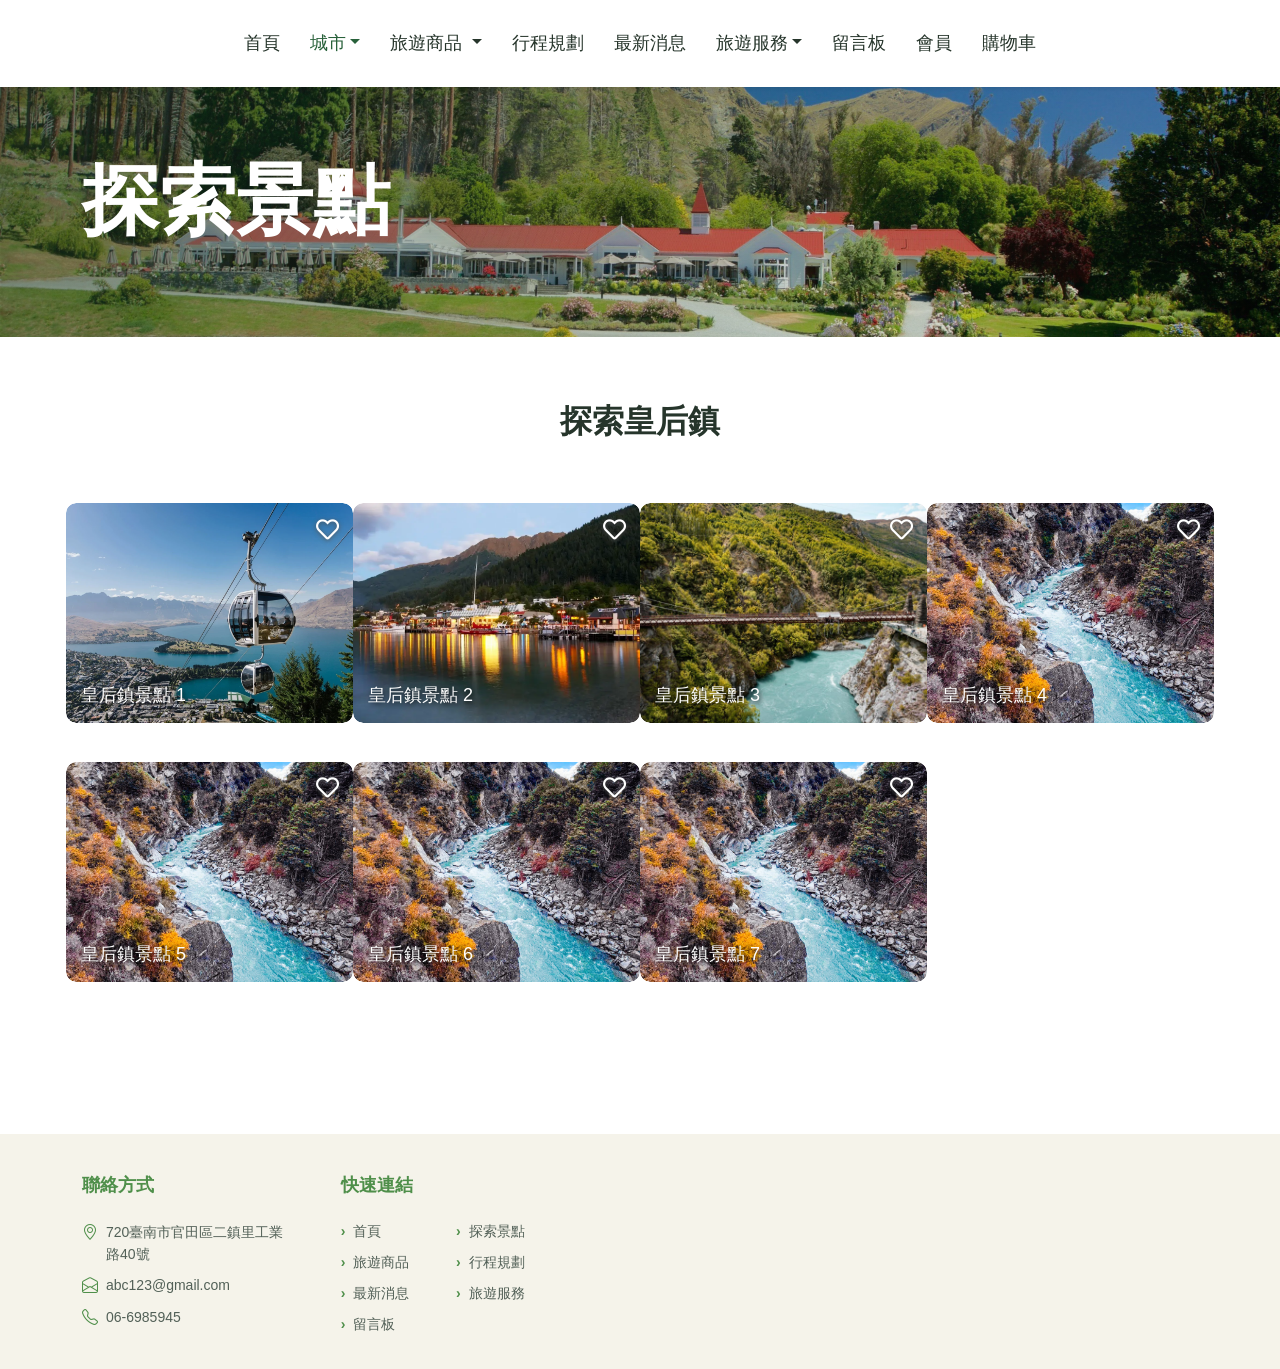
<file: attractions.html>
<!doctype html>
<html lang="zh-TW">
  <head>
    <meta charset="utf-8" />
    <meta name="viewport" content="width=device-width, initial-scale=1.0" />
    <title>景點探索 | KIWI TRAILS</title>
    <link href="css/bootstrap.min.css" rel="stylesheet" />
    <link href="css/style.css" rel="stylesheet" />
    <link href="css/attractions.css" rel="stylesheet" />
    <link href="css/banner.css" rel="stylesheet" />
    <link href="https://cdnjs.cloudflare.com/ajax/libs/font-awesome/5.10.0/css/all.min.css" rel="stylesheet">
    <link href="https://cdn.jsdelivr.net/npm/bootstrap-icons@1.4.1/font/bootstrap-icons.css" rel="stylesheet">
  </head>

  <body>
    <!-- 導覽列 Start -->
    <nav class="navbar navbar-expand-lg bg-white navbar-dark shadow-sm py-3 py-lg-0 px-3 px-lg-0">
      <button class="navbar-toggler" type="button"
          data-bs-toggle="collapse"
          data-bs-target="#navbarCollapse"
          aria-controls="navbarCollapse"
          aria-expanded="false"
          aria-label="切換導覽列">
          <span class="navbar-toggler-icon"></span>
      </button>
      <div class="collapse navbar-collapse" id="navbarCollapse">
            <div class="navbar-nav ms-auto mx-lg-auto py-0">
				<a href="index.html" class="nav-item nav-link active">首頁</a>
				<div class="nav-item dropdown">
                    <a href="attractions.html" class="nav-link dropdown-toggle" data-bs-toggle="dropdown">城市</a>
                    <div class="dropdown-menu m-0">
						<h6 style="margin: 10px 13px 3px;">南島</h1>
                        <a href="attractions.html?city=Queenstown" class="dropdown-item">皇后鎮（Queenstown）</a>
                        <a href="attractions.html?city=Christchurch" class="dropdown-item">基督城（Christchurch）</a>
						<a href="attractions.html?city=Dunedin" class="dropdown-item">但尼丁（Dunedin）</a>
                        <a href="attractions.html?city=TeAnau" class="dropdown-item">蒂阿瑙（Te Anau）</a>
						<a href="attractions.html?city=Akaroa" class="dropdown-item">阿卡羅阿（Akaroa）</a>
						<h6 style="margin: 10px 13px 3px;">北島</h6>
                        <a href="attractions.html?city=Auckland" class="dropdown-item">奧克蘭（Auckland）</a>
                        <a href="attractions.html?city=Wellington" class="dropdown-item">威靈頓（Wellington）</a>
						<a href="attractions.html?city=Rotorua" class="dropdown-item">羅吐魯阿（Rotorua）</a>
                        <a href="attractions.html?city=Taupo" class="dropdown-item">陶波（Taupo）</a>
						<a href="attractions.html?city=Matamata" class="dropdown-item">瑪塔瑪塔（Matamata）</a>
                    </div>
                </div>
				<div class="nav-item dropdown">
                    <a href="products.html"
                    class="nav-link dropdown-toggle"
                    data-bs-toggle="dropdown">
                        旅遊商品
                    </a>
                    <div class="dropdown-menu m-0">
                        <a href="products.html?category=city-tour"
                        class="dropdown-item">城市觀光與導覽</a>

                        <a href="products.html?category=water-activities"
                        class="dropdown-item">遊船與水上活動</a>

                        <a href="products.html?category=adventure"
                        class="dropdown-item">極限運動與冒險</a>

                        <a href="products.html?category=nature"
                        class="dropdown-item">自然生態與動物</a>

                        <a href="products.html?category=culture"
                        class="dropdown-item">文化歷史與博物館</a>

                        <a href="products.html?category=day-tour"
                        class="dropdown-item">一日遊與跨城市行程</a>

                        <a href="products.html?category=transport"
                        class="dropdown-item">交通票券</a>
                    </div>
                </div>
                <a href="itinerary.html" class="nav-item nav-link">行程規劃</a>
                <a href="news.html" class="nav-item nav-link">最新消息</a>
                <div class="nav-item dropdown">
                    <a href="services.html" class="nav-link dropdown-toggle" data-bs-toggle="dropdown">旅遊服務</a>
                    <div class="dropdown-menu m-0">
                        <a href="services.html#entry" class="dropdown-item">入出境須知</a>
                        <a href="services.html#information" class="dropdown-item">實用資訊</a>
                        <a href="services.html#emergency" class="dropdown-item">緊急情況</a>
                    </div>
               </div>
              <a href="message.html" class="nav-item nav-link">留言板</a>
              <a href="member.html" class="nav-item nav-link">會員</a>
              <a href="car.html" class="nav-item nav-link">購物車</a>
          </div>
        </div>
    </nav>
    <!-- 導覽列 End -->

    <!-- 橫幅 Banner -->
    <div class="container-fluid py-5 attraction-banner">
      <div class="container py-5">
        <div class="row justify-content-start">
          <div class="col-lg-9 text-center text-lg-start">
            <h1 class="display-1 text-white mb-4">探索景點</h6>
          </div>
        </div>
      </div>
    </div>
    <!-- 橫幅 Banner -->

    <!--探索景點 Start -->
    <section class="attraction-list-section">
      <div class="container">
        <!-- 區塊標題 -->
        <div class="section-title text-center mx-auto">
          <h2 id="attractionTitle">探索皇后鎮</h2>
        </div>

        <!-- 皇后鎮景點 -->
        <div class="row g-3">

        <!-- 皇后鎮 景點卡片（目前使用皇后鎮版型作為佔位內容） -->
<div class="col-lg-3 col-md-6 attraction-item" data-city="Queenstown">
            <div class="attraction-card">
              <div class="attraction-image">
                <img
                  src="Scity-Queenstown/Skyline-Queenstown.webp"
                  alt="皇后鎮｜佔位景點 1"
                />
                <button class="favorite-btn" type="button">
                  <i class="far fa-heart"></i>
                </button>
                <div class="attraction-overlay">
                  <h5>皇后鎮景點 1</h5>
                </div>
              </div>
            </div>
            </div>
<div class="col-lg-3 col-md-6 attraction-item" data-city="Queenstown">
            <div class="attraction-card">
              <div class="attraction-image">
                <img
                  src="Scity-Queenstown/banner-Lake Wakatipu.webp"
                  alt="皇后鎮｜佔位景點 2"
                />
                <button class="favorite-btn" type="button">
                  <i class="far fa-heart"></i>
                </button>
                <div class="attraction-overlay">
                  <h5>皇后鎮景點 2</h5>
                </div>
              </div>
            </div>
            </div>
<div class="col-lg-3 col-md-6 attraction-item" data-city="Queenstown">
            <div class="attraction-card">
              <div class="attraction-image">
                <img
                  src="Scity-Queenstown/Kawarau-Bridge.jpg"
                  alt="皇后鎮｜佔位景點 3"
                />
                <button class="favorite-btn" type="button">
                  <i class="far fa-heart"></i>
                </button>
                <div class="attraction-overlay">
                  <h5>皇后鎮景點 3</h5>
                </div>
              </div>
            </div>
            </div>
<div class="col-lg-3 col-md-6 attraction-item" data-city="Queenstown">
            <div class="attraction-card">
              <div class="attraction-image">
                <img
                  src="Scity-Queenstown/Shotover-River.avif"
                  alt="皇后鎮｜佔位景點 4"
                />
                <button class="favorite-btn" type="button">
                  <i class="far fa-heart"></i>
                </button>
                <div class="attraction-overlay">
                  <h5>皇后鎮景點 4</h5>
                </div>
              </div>
            </div>
            </div>
<div class="col-lg-3 col-md-6 attraction-item" data-city="Queenstown">
            <div class="attraction-card">
              <div class="attraction-image">
                <img
                  src="Scity-Queenstown/Shotover-River.avif"
                  alt="皇后鎮｜佔位景點 5"
                />
                <button class="favorite-btn" type="button">
                  <i class="far fa-heart"></i>
                </button>
                <div class="attraction-overlay">
                  <h5>皇后鎮景點 5</h5>
                </div>
              </div>
            </div>
            </div>
<div class="col-lg-3 col-md-6 attraction-item" data-city="Queenstown">
            <div class="attraction-card">
              <div class="attraction-image">
                <img
                  src="Scity-Queenstown/Shotover-River.avif"
                  alt="皇后鎮｜佔位景點 6"
                />
                <button class="favorite-btn" type="button">
                  <i class="far fa-heart"></i>
                </button>
                <div class="attraction-overlay">
                  <h5>皇后鎮景點 6</h5>
                </div>
              </div>
            </div>
            </div>
<div class="col-lg-3 col-md-6 attraction-item" data-city="Queenstown">
            <div class="attraction-card">
              <div class="attraction-image">
                <img
                  src="Scity-Queenstown/Shotover-River.avif"
                  alt="皇后鎮｜佔位景點 7"
                />
                <button class="favorite-btn" type="button">
                  <i class="far fa-heart"></i>
                </button>
                <div class="attraction-overlay">
                  <h5>皇后鎮景點 7</h5>
                </div>
              </div>
            </div>

        <!-- 基督城 景點卡片（目前使用皇后鎮版型作為佔位內容） -->

            </div>
<div class="col-lg-3 col-md-6 attraction-item" data-city="Christchurch">
            <div class="attraction-card">
              <div class="attraction-image">
                <img
                  src="Scity-Queenstown/Skyline-Queenstown.webp"
                  alt="基督城｜佔位景點 1"
                />
                <button class="favorite-btn" type="button">
                  <i class="far fa-heart"></i>
                </button>
                <div class="attraction-overlay">
                  <h5>基督城景點 1</h5>
                </div>
              </div>
            </div>
            </div>
<div class="col-lg-3 col-md-6 attraction-item" data-city="Christchurch">
            <div class="attraction-card">
              <div class="attraction-image">
                <img
                  src="Scity-Queenstown/banner-Lake Wakatipu.webp"
                  alt="基督城｜佔位景點 2"
                />
                <button class="favorite-btn" type="button">
                  <i class="far fa-heart"></i>
                </button>
                <div class="attraction-overlay">
                  <h5>基督城景點 2</h5>
                </div>
              </div>
            </div>
            </div>
<div class="col-lg-3 col-md-6 attraction-item" data-city="Christchurch">
            <div class="attraction-card">
              <div class="attraction-image">
                <img
                  src="Scity-Queenstown/Kawarau-Bridge.jpg"
                  alt="基督城｜佔位景點 3"
                />
                <button class="favorite-btn" type="button">
                  <i class="far fa-heart"></i>
                </button>
                <div class="attraction-overlay">
                  <h5>基督城景點 3</h5>
                </div>
              </div>
            </div>
            </div>
<div class="col-lg-3 col-md-6 attraction-item" data-city="Christchurch">
            <div class="attraction-card">
              <div class="attraction-image">
                <img
                  src="Scity-Queenstown/Shotover-River.avif"
                  alt="基督城｜佔位景點 4"
                />
                <button class="favorite-btn" type="button">
                  <i class="far fa-heart"></i>
                </button>
                <div class="attraction-overlay">
                  <h5>基督城景點 4</h5>
                </div>
              </div>
            </div>
            </div>
<div class="col-lg-3 col-md-6 attraction-item" data-city="Christchurch">
            <div class="attraction-card">
              <div class="attraction-image">
                <img
                  src="Scity-Queenstown/Shotover-River.avif"
                  alt="基督城｜佔位景點 5"
                />
                <button class="favorite-btn" type="button">
                  <i class="far fa-heart"></i>
                </button>
                <div class="attraction-overlay">
                  <h5>基督城景點 5</h5>
                </div>
              </div>
            </div>
            </div>
<div class="col-lg-3 col-md-6 attraction-item" data-city="Christchurch">
            <div class="attraction-card">
              <div class="attraction-image">
                <img
                  src="Scity-Queenstown/Shotover-River.avif"
                  alt="基督城｜佔位景點 6"
                />
                <button class="favorite-btn" type="button">
                  <i class="far fa-heart"></i>
                </button>
                <div class="attraction-overlay">
                  <h5>基督城景點 6</h5>
                </div>
              </div>
            </div>
            </div>
<div class="col-lg-3 col-md-6 attraction-item" data-city="Christchurch">
            <div class="attraction-card">
              <div class="attraction-image">
                <img
                  src="Scity-Queenstown/Shotover-River.avif"
                  alt="基督城｜佔位景點 7"
                />
                <button class="favorite-btn" type="button">
                  <i class="far fa-heart"></i>
                </button>
                <div class="attraction-overlay">
                  <h5>基督城景點 7</h5>
                </div>
              </div>
            </div>

        <!-- 但尼丁 景點卡片（目前使用皇后鎮版型作為佔位內容） -->

            </div>
<div class="col-lg-3 col-md-6 attraction-item" data-city="Dunedin">
            <div class="attraction-card">
              <div class="attraction-image">
                <img
                  src="Scity-Queenstown/Skyline-Queenstown.webp"
                  alt="但尼丁｜佔位景點 1"
                />
                <button class="favorite-btn" type="button">
                  <i class="far fa-heart"></i>
                </button>
                <div class="attraction-overlay">
                  <h5>但尼丁景點 1</h5>
                </div>
              </div>
            </div>
            </div>
<div class="col-lg-3 col-md-6 attraction-item" data-city="Dunedin">
            <div class="attraction-card">
              <div class="attraction-image">
                <img
                  src="Scity-Queenstown/banner-Lake Wakatipu.webp"
                  alt="但尼丁｜佔位景點 2"
                />
                <button class="favorite-btn" type="button">
                  <i class="far fa-heart"></i>
                </button>
                <div class="attraction-overlay">
                  <h5>但尼丁景點 2</h5>
                </div>
              </div>
            </div>
            </div>
<div class="col-lg-3 col-md-6 attraction-item" data-city="Dunedin">
            <div class="attraction-card">
              <div class="attraction-image">
                <img
                  src="Scity-Queenstown/Kawarau-Bridge.jpg"
                  alt="但尼丁｜佔位景點 3"
                />
                <button class="favorite-btn" type="button">
                  <i class="far fa-heart"></i>
                </button>
                <div class="attraction-overlay">
                  <h5>但尼丁景點 3</h5>
                </div>
              </div>
            </div>
            </div>
<div class="col-lg-3 col-md-6 attraction-item" data-city="Dunedin">
            <div class="attraction-card">
              <div class="attraction-image">
                <img
                  src="Scity-Queenstown/Shotover-River.avif"
                  alt="但尼丁｜佔位景點 4"
                />
                <button class="favorite-btn" type="button">
                  <i class="far fa-heart"></i>
                </button>
                <div class="attraction-overlay">
                  <h5>但尼丁景點 4</h5>
                </div>
              </div>
            </div>
            </div>
<div class="col-lg-3 col-md-6 attraction-item" data-city="Dunedin">
            <div class="attraction-card">
              <div class="attraction-image">
                <img
                  src="Scity-Queenstown/Shotover-River.avif"
                  alt="但尼丁｜佔位景點 5"
                />
                <button class="favorite-btn" type="button">
                  <i class="far fa-heart"></i>
                </button>
                <div class="attraction-overlay">
                  <h5>但尼丁景點 5</h5>
                </div>
              </div>
            </div>
            </div>
<div class="col-lg-3 col-md-6 attraction-item" data-city="Dunedin">
            <div class="attraction-card">
              <div class="attraction-image">
                <img
                  src="Scity-Queenstown/Shotover-River.avif"
                  alt="但尼丁｜佔位景點 6"
                />
                <button class="favorite-btn" type="button">
                  <i class="far fa-heart"></i>
                </button>
                <div class="attraction-overlay">
                  <h5>但尼丁景點 6</h5>
                </div>
              </div>
            </div>
            </div>
<div class="col-lg-3 col-md-6 attraction-item" data-city="Dunedin">
            <div class="attraction-card">
              <div class="attraction-image">
                <img
                  src="Scity-Queenstown/Shotover-River.avif"
                  alt="但尼丁｜佔位景點 7"
                />
                <button class="favorite-btn" type="button">
                  <i class="far fa-heart"></i>
                </button>
                <div class="attraction-overlay">
                  <h5>但尼丁景點 7</h5>
                </div>
              </div>
            </div>

        <!-- 蒂阿瑙 景點卡片（目前使用皇后鎮版型作為佔位內容） -->

            </div>
<div class="col-lg-3 col-md-6 attraction-item" data-city="TeAnau">
            <div class="attraction-card">
              <div class="attraction-image">
                <img
                  src="Scity-Queenstown/Skyline-Queenstown.webp"
                  alt="蒂阿瑙｜佔位景點 1"
                />
                <button class="favorite-btn" type="button">
                  <i class="far fa-heart"></i>
                </button>
                <div class="attraction-overlay">
                  <h5>蒂阿瑙景點 1</h5>
                </div>
              </div>
            </div>
            </div>
<div class="col-lg-3 col-md-6 attraction-item" data-city="TeAnau">
            <div class="attraction-card">
              <div class="attraction-image">
                <img
                  src="Scity-Queenstown/banner-Lake Wakatipu.webp"
                  alt="蒂阿瑙｜佔位景點 2"
                />
                <button class="favorite-btn" type="button">
                  <i class="far fa-heart"></i>
                </button>
                <div class="attraction-overlay">
                  <h5>蒂阿瑙景點 2</h5>
                </div>
              </div>
            </div>
            </div>
<div class="col-lg-3 col-md-6 attraction-item" data-city="TeAnau">
            <div class="attraction-card">
              <div class="attraction-image">
                <img
                  src="Scity-Queenstown/Kawarau-Bridge.jpg"
                  alt="蒂阿瑙｜佔位景點 3"
                />
                <button class="favorite-btn" type="button">
                  <i class="far fa-heart"></i>
                </button>
                <div class="attraction-overlay">
                  <h5>蒂阿瑙景點 3</h5>
                </div>
              </div>
            </div>
            </div>
<div class="col-lg-3 col-md-6 attraction-item" data-city="TeAnau">
            <div class="attraction-card">
              <div class="attraction-image">
                <img
                  src="Scity-Queenstown/Shotover-River.avif"
                  alt="蒂阿瑙｜佔位景點 4"
                />
                <button class="favorite-btn" type="button">
                  <i class="far fa-heart"></i>
                </button>
                <div class="attraction-overlay">
                  <h5>蒂阿瑙景點 4</h5>
                </div>
              </div>
            </div>
            </div>
<div class="col-lg-3 col-md-6 attraction-item" data-city="TeAnau">
            <div class="attraction-card">
              <div class="attraction-image">
                <img
                  src="Scity-Queenstown/Shotover-River.avif"
                  alt="蒂阿瑙｜佔位景點 5"
                />
                <button class="favorite-btn" type="button">
                  <i class="far fa-heart"></i>
                </button>
                <div class="attraction-overlay">
                  <h5>蒂阿瑙景點 5</h5>
                </div>
              </div>
            </div>
            </div>
<div class="col-lg-3 col-md-6 attraction-item" data-city="TeAnau">
            <div class="attraction-card">
              <div class="attraction-image">
                <img
                  src="Scity-Queenstown/Shotover-River.avif"
                  alt="蒂阿瑙｜佔位景點 6"
                />
                <button class="favorite-btn" type="button">
                  <i class="far fa-heart"></i>
                </button>
                <div class="attraction-overlay">
                  <h5>蒂阿瑙景點 6</h5>
                </div>
              </div>
            </div>
            </div>
<div class="col-lg-3 col-md-6 attraction-item" data-city="TeAnau">
            <div class="attraction-card">
              <div class="attraction-image">
                <img
                  src="Scity-Queenstown/Shotover-River.avif"
                  alt="蒂阿瑙｜佔位景點 7"
                />
                <button class="favorite-btn" type="button">
                  <i class="far fa-heart"></i>
                </button>
                <div class="attraction-overlay">
                  <h5>蒂阿瑙景點 7</h5>
                </div>
              </div>
            </div>

        <!-- 阿卡羅阿 景點卡片（目前使用皇后鎮版型作為佔位內容） -->

            </div>
<div class="col-lg-3 col-md-6 attraction-item" data-city="Akaroa">
            <div class="attraction-card">
              <div class="attraction-image">
                <img
                  src="Scity-Queenstown/Skyline-Queenstown.webp"
                  alt="阿卡羅阿｜佔位景點 1"
                />
                <button class="favorite-btn" type="button">
                  <i class="far fa-heart"></i>
                </button>
                <div class="attraction-overlay">
                  <h5>阿卡羅阿景點 1</h5>
                </div>
              </div>
            </div>
            </div>
<div class="col-lg-3 col-md-6 attraction-item" data-city="Akaroa">
            <div class="attraction-card">
              <div class="attraction-image">
                <img
                  src="Scity-Queenstown/banner-Lake Wakatipu.webp"
                  alt="阿卡羅阿｜佔位景點 2"
                />
                <button class="favorite-btn" type="button">
                  <i class="far fa-heart"></i>
                </button>
                <div class="attraction-overlay">
                  <h5>阿卡羅阿景點 2</h5>
                </div>
              </div>
            </div>
            </div>
<div class="col-lg-3 col-md-6 attraction-item" data-city="Akaroa">
            <div class="attraction-card">
              <div class="attraction-image">
                <img
                  src="Scity-Queenstown/Kawarau-Bridge.jpg"
                  alt="阿卡羅阿｜佔位景點 3"
                />
                <button class="favorite-btn" type="button">
                  <i class="far fa-heart"></i>
                </button>
                <div class="attraction-overlay">
                  <h5>阿卡羅阿景點 3</h5>
                </div>
              </div>
            </div>
            </div>
<div class="col-lg-3 col-md-6 attraction-item" data-city="Akaroa">
            <div class="attraction-card">
              <div class="attraction-image">
                <img
                  src="Scity-Queenstown/Shotover-River.avif"
                  alt="阿卡羅阿｜佔位景點 4"
                />
                <button class="favorite-btn" type="button">
                  <i class="far fa-heart"></i>
                </button>
                <div class="attraction-overlay">
                  <h5>阿卡羅阿景點 4</h5>
                </div>
              </div>
            </div>
            </div>
<div class="col-lg-3 col-md-6 attraction-item" data-city="Akaroa">
            <div class="attraction-card">
              <div class="attraction-image">
                <img
                  src="Scity-Queenstown/Shotover-River.avif"
                  alt="阿卡羅阿｜佔位景點 5"
                />
                <button class="favorite-btn" type="button">
                  <i class="far fa-heart"></i>
                </button>
                <div class="attraction-overlay">
                  <h5>阿卡羅阿景點 5</h5>
                </div>
              </div>
            </div>
            </div>
<div class="col-lg-3 col-md-6 attraction-item" data-city="Akaroa">
            <div class="attraction-card">
              <div class="attraction-image">
                <img
                  src="Scity-Queenstown/Shotover-River.avif"
                  alt="阿卡羅阿｜佔位景點 6"
                />
                <button class="favorite-btn" type="button">
                  <i class="far fa-heart"></i>
                </button>
                <div class="attraction-overlay">
                  <h5>阿卡羅阿景點 6</h5>
                </div>
              </div>
            </div>
            </div>
<div class="col-lg-3 col-md-6 attraction-item" data-city="Akaroa">
            <div class="attraction-card">
              <div class="attraction-image">
                <img
                  src="Scity-Queenstown/Shotover-River.avif"
                  alt="阿卡羅阿｜佔位景點 7"
                />
                <button class="favorite-btn" type="button">
                  <i class="far fa-heart"></i>
                </button>
                <div class="attraction-overlay">
                  <h5>阿卡羅阿景點 7</h5>
                </div>
              </div>
            </div>

        <!-- 奧克蘭 景點卡片（目前使用皇后鎮版型作為佔位內容） -->

            </div>
<div class="col-lg-3 col-md-6 attraction-item" data-city="Auckland">
            <div class="attraction-card">
              <div class="attraction-image">
                <img
                  src="Scity-Queenstown/Skyline-Queenstown.webp"
                  alt="奧克蘭｜佔位景點 1"
                />
                <button class="favorite-btn" type="button">
                  <i class="far fa-heart"></i>
                </button>
                <div class="attraction-overlay">
                  <h5>奧克蘭景點 1</h5>
                </div>
              </div>
            </div>
            </div>
<div class="col-lg-3 col-md-6 attraction-item" data-city="Auckland">
            <div class="attraction-card">
              <div class="attraction-image">
                <img
                  src="Scity-Queenstown/banner-Lake Wakatipu.webp"
                  alt="奧克蘭｜佔位景點 2"
                />
                <button class="favorite-btn" type="button">
                  <i class="far fa-heart"></i>
                </button>
                <div class="attraction-overlay">
                  <h5>奧克蘭景點 2</h5>
                </div>
              </div>
            </div>
            </div>
<div class="col-lg-3 col-md-6 attraction-item" data-city="Auckland">
            <div class="attraction-card">
              <div class="attraction-image">
                <img
                  src="Scity-Queenstown/Kawarau-Bridge.jpg"
                  alt="奧克蘭｜佔位景點 3"
                />
                <button class="favorite-btn" type="button">
                  <i class="far fa-heart"></i>
                </button>
                <div class="attraction-overlay">
                  <h5>奧克蘭景點 3</h5>
                </div>
              </div>
            </div>
            </div>
<div class="col-lg-3 col-md-6 attraction-item" data-city="Auckland">
            <div class="attraction-card">
              <div class="attraction-image">
                <img
                  src="Scity-Queenstown/Shotover-River.avif"
                  alt="奧克蘭｜佔位景點 4"
                />
                <button class="favorite-btn" type="button">
                  <i class="far fa-heart"></i>
                </button>
                <div class="attraction-overlay">
                  <h5>奧克蘭景點 4</h5>
                </div>
              </div>
            </div>
            </div>
<div class="col-lg-3 col-md-6 attraction-item" data-city="Auckland">
            <div class="attraction-card">
              <div class="attraction-image">
                <img
                  src="Scity-Queenstown/Shotover-River.avif"
                  alt="奧克蘭｜佔位景點 5"
                />
                <button class="favorite-btn" type="button">
                  <i class="far fa-heart"></i>
                </button>
                <div class="attraction-overlay">
                  <h5>奧克蘭景點 5</h5>
                </div>
              </div>
            </div>
            </div>
<div class="col-lg-3 col-md-6 attraction-item" data-city="Auckland">
            <div class="attraction-card">
              <div class="attraction-image">
                <img
                  src="Scity-Queenstown/Shotover-River.avif"
                  alt="奧克蘭｜佔位景點 6"
                />
                <button class="favorite-btn" type="button">
                  <i class="far fa-heart"></i>
                </button>
                <div class="attraction-overlay">
                  <h5>奧克蘭景點 6</h5>
                </div>
              </div>
            </div>
            </div>
<div class="col-lg-3 col-md-6 attraction-item" data-city="Auckland">
            <div class="attraction-card">
              <div class="attraction-image">
                <img
                  src="Scity-Queenstown/Shotover-River.avif"
                  alt="奧克蘭｜佔位景點 7"
                />
                <button class="favorite-btn" type="button">
                  <i class="far fa-heart"></i>
                </button>
                <div class="attraction-overlay">
                  <h5>奧克蘭景點 7</h5>
                </div>
              </div>
            </div>

        <!-- 威靈頓 景點卡片（目前使用皇后鎮版型作為佔位內容） -->

            </div>
<div class="col-lg-3 col-md-6 attraction-item" data-city="Wellington">
            <div class="attraction-card">
              <div class="attraction-image">
                <img
                  src="Scity-Queenstown/Skyline-Queenstown.webp"
                  alt="威靈頓｜佔位景點 1"
                />
                <button class="favorite-btn" type="button">
                  <i class="far fa-heart"></i>
                </button>
                <div class="attraction-overlay">
                  <h5>威靈頓景點 1</h5>
                </div>
              </div>
            </div>
            </div>
<div class="col-lg-3 col-md-6 attraction-item" data-city="Wellington">
            <div class="attraction-card">
              <div class="attraction-image">
                <img
                  src="Scity-Queenstown/banner-Lake Wakatipu.webp"
                  alt="威靈頓｜佔位景點 2"
                />
                <button class="favorite-btn" type="button">
                  <i class="far fa-heart"></i>
                </button>
                <div class="attraction-overlay">
                  <h5>威靈頓景點 2</h5>
                </div>
              </div>
            </div>
            </div>
<div class="col-lg-3 col-md-6 attraction-item" data-city="Wellington">
            <div class="attraction-card">
              <div class="attraction-image">
                <img
                  src="Scity-Queenstown/Kawarau-Bridge.jpg"
                  alt="威靈頓｜佔位景點 3"
                />
                <button class="favorite-btn" type="button">
                  <i class="far fa-heart"></i>
                </button>
                <div class="attraction-overlay">
                  <h5>威靈頓景點 3</h5>
                </div>
              </div>
            </div>
            </div>
<div class="col-lg-3 col-md-6 attraction-item" data-city="Wellington">
            <div class="attraction-card">
              <div class="attraction-image">
                <img
                  src="Scity-Queenstown/Shotover-River.avif"
                  alt="威靈頓｜佔位景點 4"
                />
                <button class="favorite-btn" type="button">
                  <i class="far fa-heart"></i>
                </button>
                <div class="attraction-overlay">
                  <h5>威靈頓景點 4</h5>
                </div>
              </div>
            </div>
            </div>
<div class="col-lg-3 col-md-6 attraction-item" data-city="Wellington">
            <div class="attraction-card">
              <div class="attraction-image">
                <img
                  src="Scity-Queenstown/Shotover-River.avif"
                  alt="威靈頓｜佔位景點 5"
                />
                <button class="favorite-btn" type="button">
                  <i class="far fa-heart"></i>
                </button>
                <div class="attraction-overlay">
                  <h5>威靈頓景點 5</h5>
                </div>
              </div>
            </div>
            </div>
<div class="col-lg-3 col-md-6 attraction-item" data-city="Wellington">
            <div class="attraction-card">
              <div class="attraction-image">
                <img
                  src="Scity-Queenstown/Shotover-River.avif"
                  alt="威靈頓｜佔位景點 6"
                />
                <button class="favorite-btn" type="button">
                  <i class="far fa-heart"></i>
                </button>
                <div class="attraction-overlay">
                  <h5>威靈頓景點 6</h5>
                </div>
              </div>
            </div>
            </div>
<div class="col-lg-3 col-md-6 attraction-item" data-city="Wellington">
            <div class="attraction-card">
              <div class="attraction-image">
                <img
                  src="Scity-Queenstown/Shotover-River.avif"
                  alt="威靈頓｜佔位景點 7"
                />
                <button class="favorite-btn" type="button">
                  <i class="far fa-heart"></i>
                </button>
                <div class="attraction-overlay">
                  <h5>威靈頓景點 7</h5>
                </div>
              </div>
            </div>

        <!-- 羅吐魯阿 景點卡片（目前使用皇后鎮版型作為佔位內容） -->

            </div>
<div class="col-lg-3 col-md-6 attraction-item" data-city="Rotorua">
            <div class="attraction-card">
              <div class="attraction-image">
                <img
                  src="Scity-Queenstown/Skyline-Queenstown.webp"
                  alt="羅吐魯阿｜佔位景點 1"
                />
                <button class="favorite-btn" type="button">
                  <i class="far fa-heart"></i>
                </button>
                <div class="attraction-overlay">
                  <h5>羅吐魯阿景點 1</h5>
                </div>
              </div>
            </div>
            </div>
<div class="col-lg-3 col-md-6 attraction-item" data-city="Rotorua">
            <div class="attraction-card">
              <div class="attraction-image">
                <img
                  src="Scity-Queenstown/banner-Lake Wakatipu.webp"
                  alt="羅吐魯阿｜佔位景點 2"
                />
                <button class="favorite-btn" type="button">
                  <i class="far fa-heart"></i>
                </button>
                <div class="attraction-overlay">
                  <h5>羅吐魯阿景點 2</h5>
                </div>
              </div>
            </div>
            </div>
<div class="col-lg-3 col-md-6 attraction-item" data-city="Rotorua">
            <div class="attraction-card">
              <div class="attraction-image">
                <img
                  src="Scity-Queenstown/Kawarau-Bridge.jpg"
                  alt="羅吐魯阿｜佔位景點 3"
                />
                <button class="favorite-btn" type="button">
                  <i class="far fa-heart"></i>
                </button>
                <div class="attraction-overlay">
                  <h5>羅吐魯阿景點 3</h5>
                </div>
              </div>
            </div>
            </div>
<div class="col-lg-3 col-md-6 attraction-item" data-city="Rotorua">
            <div class="attraction-card">
              <div class="attraction-image">
                <img
                  src="Scity-Queenstown/Shotover-River.avif"
                  alt="羅吐魯阿｜佔位景點 4"
                />
                <button class="favorite-btn" type="button">
                  <i class="far fa-heart"></i>
                </button>
                <div class="attraction-overlay">
                  <h5>羅吐魯阿景點 4</h5>
                </div>
              </div>
            </div>
            </div>
<div class="col-lg-3 col-md-6 attraction-item" data-city="Rotorua">
            <div class="attraction-card">
              <div class="attraction-image">
                <img
                  src="Scity-Queenstown/Shotover-River.avif"
                  alt="羅吐魯阿｜佔位景點 5"
                />
                <button class="favorite-btn" type="button">
                  <i class="far fa-heart"></i>
                </button>
                <div class="attraction-overlay">
                  <h5>羅吐魯阿景點 5</h5>
                </div>
              </div>
            </div>
            </div>
<div class="col-lg-3 col-md-6 attraction-item" data-city="Rotorua">
            <div class="attraction-card">
              <div class="attraction-image">
                <img
                  src="Scity-Queenstown/Shotover-River.avif"
                  alt="羅吐魯阿｜佔位景點 6"
                />
                <button class="favorite-btn" type="button">
                  <i class="far fa-heart"></i>
                </button>
                <div class="attraction-overlay">
                  <h5>羅吐魯阿景點 6</h5>
                </div>
              </div>
            </div>
            </div>
<div class="col-lg-3 col-md-6 attraction-item" data-city="Rotorua">
            <div class="attraction-card">
              <div class="attraction-image">
                <img
                  src="Scity-Queenstown/Shotover-River.avif"
                  alt="羅吐魯阿｜佔位景點 7"
                />
                <button class="favorite-btn" type="button">
                  <i class="far fa-heart"></i>
                </button>
                <div class="attraction-overlay">
                  <h5>羅吐魯阿景點 7</h5>
                </div>
              </div>
            </div>

        <!-- 陶波 景點卡片（目前使用皇后鎮版型作為佔位內容） -->

            </div>
<div class="col-lg-3 col-md-6 attraction-item" data-city="Taupo">
            <div class="attraction-card">
              <div class="attraction-image">
                <img
                  src="Scity-Queenstown/Skyline-Queenstown.webp"
                  alt="陶波｜佔位景點 1"
                />
                <button class="favorite-btn" type="button">
                  <i class="far fa-heart"></i>
                </button>
                <div class="attraction-overlay">
                  <h5>陶波景點 1</h5>
                </div>
              </div>
            </div>
            </div>
<div class="col-lg-3 col-md-6 attraction-item" data-city="Taupo">
            <div class="attraction-card">
              <div class="attraction-image">
                <img
                  src="Scity-Queenstown/banner-Lake Wakatipu.webp"
                  alt="陶波｜佔位景點 2"
                />
                <button class="favorite-btn" type="button">
                  <i class="far fa-heart"></i>
                </button>
                <div class="attraction-overlay">
                  <h5>陶波景點 2</h5>
                </div>
              </div>
            </div>
            </div>
<div class="col-lg-3 col-md-6 attraction-item" data-city="Taupo">
            <div class="attraction-card">
              <div class="attraction-image">
                <img
                  src="Scity-Queenstown/Kawarau-Bridge.jpg"
                  alt="陶波｜佔位景點 3"
                />
                <button class="favorite-btn" type="button">
                  <i class="far fa-heart"></i>
                </button>
                <div class="attraction-overlay">
                  <h5>陶波景點 3</h5>
                </div>
              </div>
            </div>
            </div>
<div class="col-lg-3 col-md-6 attraction-item" data-city="Taupo">
            <div class="attraction-card">
              <div class="attraction-image">
                <img
                  src="Scity-Queenstown/Shotover-River.avif"
                  alt="陶波｜佔位景點 4"
                />
                <button class="favorite-btn" type="button">
                  <i class="far fa-heart"></i>
                </button>
                <div class="attraction-overlay">
                  <h5>陶波景點 4</h5>
                </div>
              </div>
            </div>
            </div>
<div class="col-lg-3 col-md-6 attraction-item" data-city="Taupo">
            <div class="attraction-card">
              <div class="attraction-image">
                <img
                  src="Scity-Queenstown/Shotover-River.avif"
                  alt="陶波｜佔位景點 5"
                />
                <button class="favorite-btn" type="button">
                  <i class="far fa-heart"></i>
                </button>
                <div class="attraction-overlay">
                  <h5>陶波景點 5</h5>
                </div>
              </div>
            </div>
            </div>
<div class="col-lg-3 col-md-6 attraction-item" data-city="Taupo">
            <div class="attraction-card">
              <div class="attraction-image">
                <img
                  src="Scity-Queenstown/Shotover-River.avif"
                  alt="陶波｜佔位景點 6"
                />
                <button class="favorite-btn" type="button">
                  <i class="far fa-heart"></i>
                </button>
                <div class="attraction-overlay">
                  <h5>陶波景點 6</h5>
                </div>
              </div>
            </div>
            </div>
<div class="col-lg-3 col-md-6 attraction-item" data-city="Taupo">
            <div class="attraction-card">
              <div class="attraction-image">
                <img
                  src="Scity-Queenstown/Shotover-River.avif"
                  alt="陶波｜佔位景點 7"
                />
                <button class="favorite-btn" type="button">
                  <i class="far fa-heart"></i>
                </button>
                <div class="attraction-overlay">
                  <h5>陶波景點 7</h5>
                </div>
              </div>
            </div>

        <!-- 瑪塔瑪塔 景點卡片（目前使用皇后鎮版型作為佔位內容） -->

            </div>
<div class="col-lg-3 col-md-6 attraction-item" data-city="Matamata">
            <div class="attraction-card">
              <div class="attraction-image">
                <img
                  src="Scity-Queenstown/Skyline-Queenstown.webp"
                  alt="瑪塔瑪塔｜佔位景點 1"
                />
                <button class="favorite-btn" type="button">
                  <i class="far fa-heart"></i>
                </button>
                <div class="attraction-overlay">
                  <h5>瑪塔瑪塔景點 1</h5>
                </div>
              </div>
            </div>
            </div>
<div class="col-lg-3 col-md-6 attraction-item" data-city="Matamata">
            <div class="attraction-card">
              <div class="attraction-image">
                <img
                  src="Scity-Queenstown/banner-Lake Wakatipu.webp"
                  alt="瑪塔瑪塔｜佔位景點 2"
                />
                <button class="favorite-btn" type="button">
                  <i class="far fa-heart"></i>
                </button>
                <div class="attraction-overlay">
                  <h5>瑪塔瑪塔景點 2</h5>
                </div>
              </div>
            </div>
            </div>
<div class="col-lg-3 col-md-6 attraction-item" data-city="Matamata">
            <div class="attraction-card">
              <div class="attraction-image">
                <img
                  src="Scity-Queenstown/Kawarau-Bridge.jpg"
                  alt="瑪塔瑪塔｜佔位景點 3"
                />
                <button class="favorite-btn" type="button">
                  <i class="far fa-heart"></i>
                </button>
                <div class="attraction-overlay">
                  <h5>瑪塔瑪塔景點 3</h5>
                </div>
              </div>
            </div>
            </div>
<div class="col-lg-3 col-md-6 attraction-item" data-city="Matamata">
            <div class="attraction-card">
              <div class="attraction-image">
                <img
                  src="Scity-Queenstown/Shotover-River.avif"
                  alt="瑪塔瑪塔｜佔位景點 4"
                />
                <button class="favorite-btn" type="button">
                  <i class="far fa-heart"></i>
                </button>
                <div class="attraction-overlay">
                  <h5>瑪塔瑪塔景點 4</h5>
                </div>
              </div>
            </div>
            </div>
<div class="col-lg-3 col-md-6 attraction-item" data-city="Matamata">
            <div class="attraction-card">
              <div class="attraction-image">
                <img
                  src="Scity-Queenstown/Shotover-River.avif"
                  alt="瑪塔瑪塔｜佔位景點 5"
                />
                <button class="favorite-btn" type="button">
                  <i class="far fa-heart"></i>
                </button>
                <div class="attraction-overlay">
                  <h5>瑪塔瑪塔景點 5</h5>
                </div>
              </div>
            </div>
            </div>
<div class="col-lg-3 col-md-6 attraction-item" data-city="Matamata">
            <div class="attraction-card">
              <div class="attraction-image">
                <img
                  src="Scity-Queenstown/Shotover-River.avif"
                  alt="瑪塔瑪塔｜佔位景點 6"
                />
                <button class="favorite-btn" type="button">
                  <i class="far fa-heart"></i>
                </button>
                <div class="attraction-overlay">
                  <h5>瑪塔瑪塔景點 6</h5>
                </div>
              </div>
            </div>
            </div>
<div class="col-lg-3 col-md-6 attraction-item" data-city="Matamata">
            <div class="attraction-card">
              <div class="attraction-image">
                <img
                  src="Scity-Queenstown/Shotover-River.avif"
                  alt="瑪塔瑪塔｜佔位景點 7"
                />
                <button class="favorite-btn" type="button">
                  <i class="far fa-heart"></i>
                </button>
                <div class="attraction-overlay">
                  <h5>瑪塔瑪塔景點 7</h5>
                </div>
              </div>
            </div>
            </div>
        </div>
      </div>
    </section>
    <!-- 探索景點 End -->

    <!-- Footer Start -->
    <div class="container-fluid footer-section text-secondary">
      <div class="container">
        <div class="row gx-5">
          <div class="col-lg-8 col-md-6">
            <div class="row gx-5">
              <div class="col-lg-4 col-md-12 pt-3 mb-3">
                <h4 class="text-primary text-uppercase mb-4">聯絡方式</h4>
                <div class="d-flex mb-2">
                  <i class="bi bi-geo-alt text-primary me-2"></i>
                  <p class="mb-0">720臺南市官田區二鎮里工業路40號</p>
                </div>
                <div class="d-flex mb-2">
                  <i class="bi bi-envelope-open text-primary me-2"></i>
                  <p class="mb-0">abc123@gmail.com</p>
                </div>
                <div class="d-flex mb-2">
                  <i class="bi bi-telephone text-primary me-2"></i>
                  <p class="mb-0">06-6985945</p>
                </div>
              </div>
              <div class="col-lg-4 col-md-12 pt-3 mb-3">
                <h4 class="text-primary text-uppercase mb-4">快速連結</h4>
                <div class="footer-links">
                  <a href="#home">首頁</a>
                  <a href="#attractions">探索景點</a>
                  <a href="#products">旅遊商品</a>
                  <a href="#itinerary">行程規劃</a>
                  <a href="#news">最新消息</a>
                  <a href="#services">旅遊服務</a>
                  <a href="#message">留言板</a>
                </div>
              </div>
            </div>
          </div>
        </div>
      </div>
    </div>
    <!-- Footer End -->

    <!-- Back to Top -->
    <a href="#" class="btn btn-primary border-inner py-3 fs-4 back-to-top" aria-label="回到頁面頂端">
        <i class="bi bi-arrow-up"></i>
    </a>  

    <!-- JavaScript -->
    <script src="js/bootstrap.bundle.min.js"></script>
    <script src="js/main.js"></script>
    <script src="js/navbar.js"></script>
    <script src="js/favorites.js"></script>
    <script src="js/attractions.js"></script>

  </body>
</html>
</file>
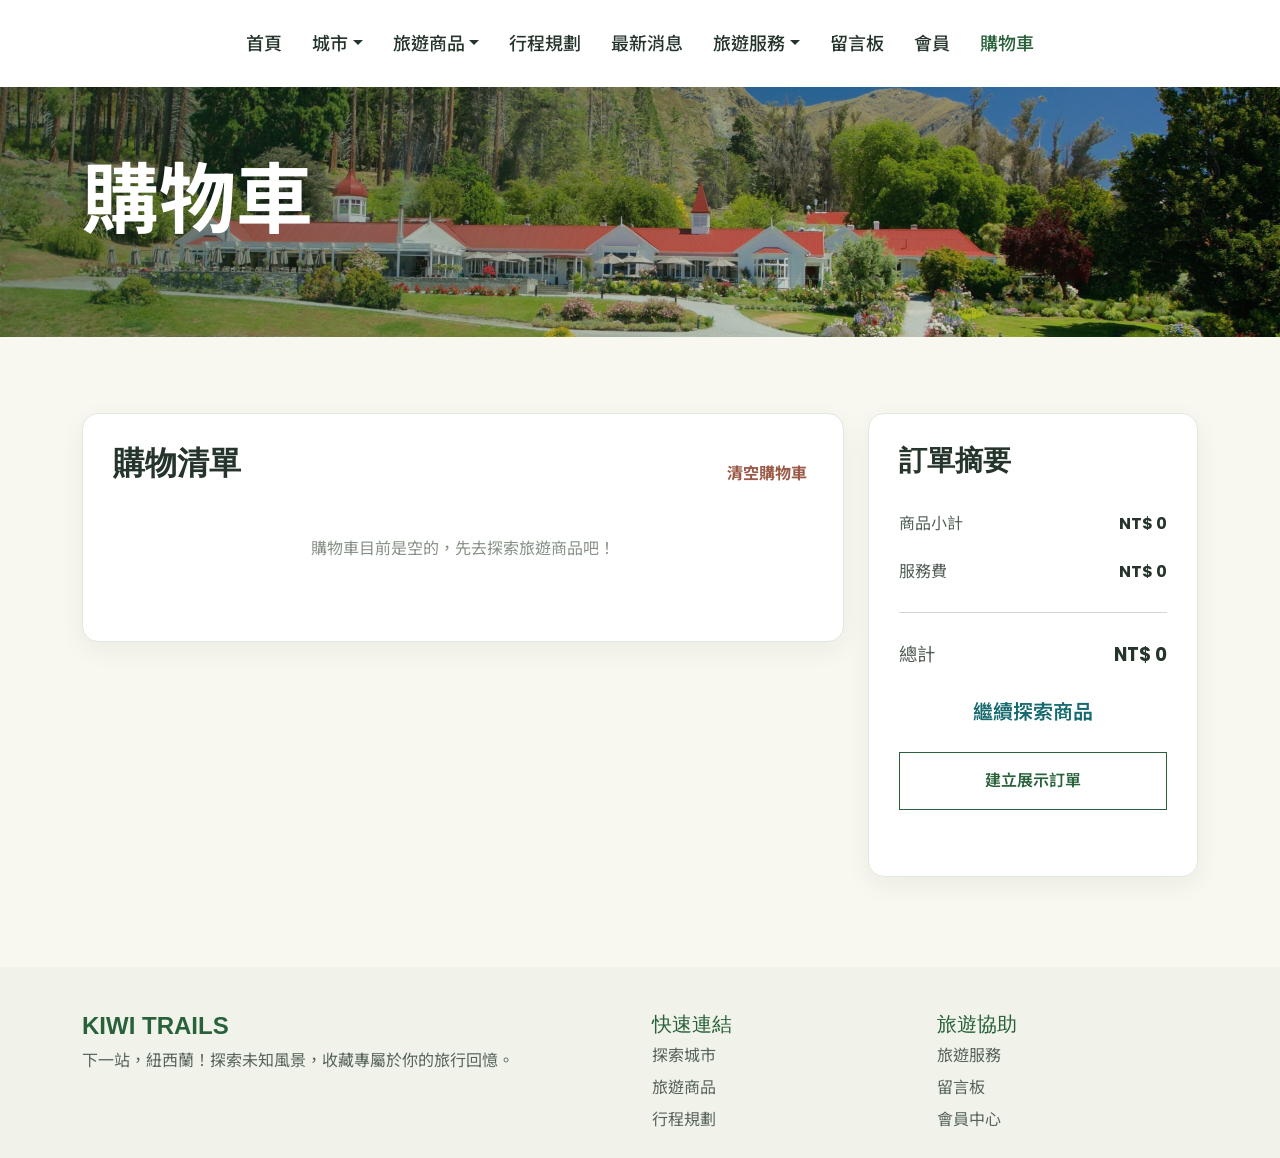
<file: car.html>
<!doctype html>
<html lang="zh-TW">
  <head>
    <meta charset="utf-8" />
    <meta name="viewport" content="width=device-width, initial-scale=1" />
    <title>購物車｜KIWI TRAILS</title>
    <link rel="preconnect" href="https://fonts.googleapis.com" />
    <link rel="preconnect" href="https://fonts.gstatic.com" crossorigin />
    <link
      href="https://fonts.googleapis.com/css2?family=Noto+Sans+TC:wght@400;500;600;700;800&family=Poppins:wght@400;500;600;700&display=swap"
      rel="stylesheet"
    />
    <link
      href="https://cdnjs.cloudflare.com/ajax/libs/font-awesome/5.10.0/css/all.min.css"
      rel="stylesheet"
    />
    <link
      href="https://cdn.jsdelivr.net/npm/bootstrap-icons@1.4.1/font/bootstrap-icons.css"
      rel="stylesheet"
    />
    <link href="css/bootstrap.min.css" rel="stylesheet" />
    <link href="css/style.css" rel="stylesheet" />
    <link href="css/pages.css" rel="stylesheet" />
    <link href="css/banner.css" rel="stylesheet" />
  </head>
  <body>
    <!-- 導覽列 Start -->
    <nav
      class="navbar navbar-expand-lg bg-white navbar-dark shadow-sm py-3 py-lg-0 px-3 px-lg-0"
    >
      <div class="container-fluid">
        <a class="navbar-brand d-lg-none fw-bold" href="index.html"
          >KIWI TRAILS</a
        >
        <button
          class="navbar-toggler"
          type="button"
          data-bs-toggle="collapse"
          data-bs-target="#navbarCollapse"
          aria-controls="navbarCollapse"
          aria-expanded="false"
          aria-label="切換導覽列"
        >
          <span class="navbar-toggler-icon"></span>
        </button>
        <div class="collapse navbar-collapse" id="navbarCollapse">
          <div class="navbar-nav ms-auto mx-lg-auto py-0">
            <a href="index.html" class="nav-item nav-link">首頁</a>
            <div class="nav-item dropdown">
              <a
                href="attractions.html"
                class="nav-link dropdown-toggle"
                data-bs-toggle="dropdown"
                >城市</a
              >
              <div class="dropdown-menu m-0">
                <h6 class="dropdown-heading">南島</h6>
                <a href="attractions.html?city=Queenstown" class="dropdown-item"
                  >皇后鎮（Queenstown）</a
                ><a
                  href="attractions.html?city=Christchurch"
                  class="dropdown-item"
                  >基督城（Christchurch）</a
                ><a href="attractions.html?city=Dunedin" class="dropdown-item"
                  >但尼丁（Dunedin）</a
                ><a href="attractions.html?city=TeAnau" class="dropdown-item"
                  >蒂阿瑙（Te Anau）</a
                ><a href="attractions.html?city=Akaroa" class="dropdown-item"
                  >阿卡羅阿（Akaroa）</a
                >
                <h6 class="dropdown-heading">北島</h6>
                <a href="attractions.html?city=Auckland" class="dropdown-item"
                  >奧克蘭（Auckland）</a
                ><a
                  href="attractions.html?city=Wellington"
                  class="dropdown-item"
                  >威靈頓（Wellington）</a
                ><a href="attractions.html?city=Rotorua" class="dropdown-item"
                  >羅吐魯阿（Rotorua）</a
                ><a href="attractions.html?city=Taupo" class="dropdown-item"
                  >陶波（Taupo）</a
                ><a href="attractions.html?city=Matamata" class="dropdown-item"
                  >瑪塔瑪塔（Matamata）</a
                >
              </div>
            </div>
            <div class="nav-item dropdown">
              <a
                href="products.html"
                class="nav-link dropdown-toggle"
                data-bs-toggle="dropdown"
                >旅遊商品</a
              >
              <div class="dropdown-menu m-0">
                <a href="products.html?category=city-tour" class="dropdown-item"
                  >城市觀光與導覽</a
                ><a
                  href="products.html?category=water-activities"
                  class="dropdown-item"
                  >遊船與水上活動</a
                ><a
                  href="products.html?category=adventure"
                  class="dropdown-item"
                  >極限運動與冒險</a
                ><a href="products.html?category=nature" class="dropdown-item"
                  >自然生態與動物</a
                ><a href="products.html?category=culture" class="dropdown-item"
                  >文化歷史與博物館</a
                ><a href="products.html?category=day-tour" class="dropdown-item"
                  >一日遊與跨城市行程</a
                ><a
                  href="products.html?category=transport"
                  class="dropdown-item"
                  >交通票券</a
                >
              </div>
            </div>
            <a href="itinerary.html" class="nav-item nav-link">行程規劃</a
            ><a href="news.html" class="nav-item nav-link">最新消息</a>
            <div class="nav-item dropdown">
              <a
                href="services.html"
                class="nav-link dropdown-toggle"
                data-bs-toggle="dropdown"
                >旅遊服務</a
              >
              <div class="dropdown-menu m-0">
                <a href="services.html#entry" class="dropdown-item"
                  >入出境須知</a
                ><a href="services.html#information" class="dropdown-item"
                  >實用資訊</a
                ><a href="services.html#emergency" class="dropdown-item"
                  >緊急情況</a
                >
              </div>
            </div>
            <a href="message.html" class="nav-item nav-link">留言板</a
            ><a href="member.html" class="nav-item nav-link">會員</a
            ><a href="car.html" class="nav-item nav-link">購物車</a>
          </div>
        </div>
      </div>
    </nav>
    <!-- 導覽列 End -->

    <main>
      <section class="page-banner">
        <div class="container">
          <h1 class="display-1 text-white mb-4">購物車</h1>
        </div>
      </section>
      <section class="page-section">
        <div class="container">
          <div class="cart-layout">
            <div class="content-card cart-items">
              <div class="cart-heading">
                <h2>購物清單</h2>
                <button id="clearCartBtn" class="text-button" type="button">
                  清空購物車
                </button>
              </div>
              <div id="cartList" class="cart-list">
                <p class="empty-state">
                  購物車目前是空的，先去探索旅遊商品吧！
                </p>
              </div>
            </div>
            <aside class="content-card cart-summary">
              <h3>訂單摘要</h3>
              <div class="summary-line">
                <span>商品小計</span><strong id="cartSubtotal">NT$ 0</strong>
              </div>
              <div class="summary-line">
                <span>服務費</span><strong>NT$ 0</strong>
              </div>
              <hr />
              <div class="summary-line total">
                <span>總計</span><strong id="cartTotal">NT$ 0</strong>
              </div>
              <a href="products.html" class="btn btn-primary w-100 py-3"
                >繼續探索商品</a
              ><button
                id="demoCheckoutBtn"
                class="btn btn-outline-success w-100 py-3 mt-2"
                type="button"
              >
                建立展示訂單
              </button>
              <p id="cartFeedback" class="form-feedback" role="status"></p>
            </aside>
          </div>
        </div>
      </section>
    </main>
    <footer class="site-footer">
      <div class="container">
        <div class="row gy-4">
          <div class="col-md-6">
            <h4>KIWI TRAILS</h4>
            <p>下一站，紐西蘭！探索未知風景，收藏專屬於你的旅行回憶。</p>
          </div>
          <div class="col-md-3">
            <h5>快速連結</h5>
            <a href="attractions.html">探索城市</a
            ><a href="products.html">旅遊商品</a
            ><a href="itinerary.html">行程規劃</a>
          </div>
          <div class="col-md-3">
            <h5>旅遊協助</h5>
            <a href="services.html">旅遊服務</a><a href="message.html">留言板</a
            ><a href="member.html">會員中心</a>
          </div>
        </div>
        </div>
    </footer>
    <a
      href="#"
      class="btn btn-primary border-inner py-3 fs-4 back-to-top"
      aria-label="回到頁面頂端"
      ><i class="bi bi-arrow-up"></i
    ></a>
    <script src="js/bootstrap.bundle.min.js"></script>
    <script src="js/main.js"></script>
    <script src="js/navbar.js"></script>
    <script src="js/pages.js"></script>
  </body>
</html>
</file>
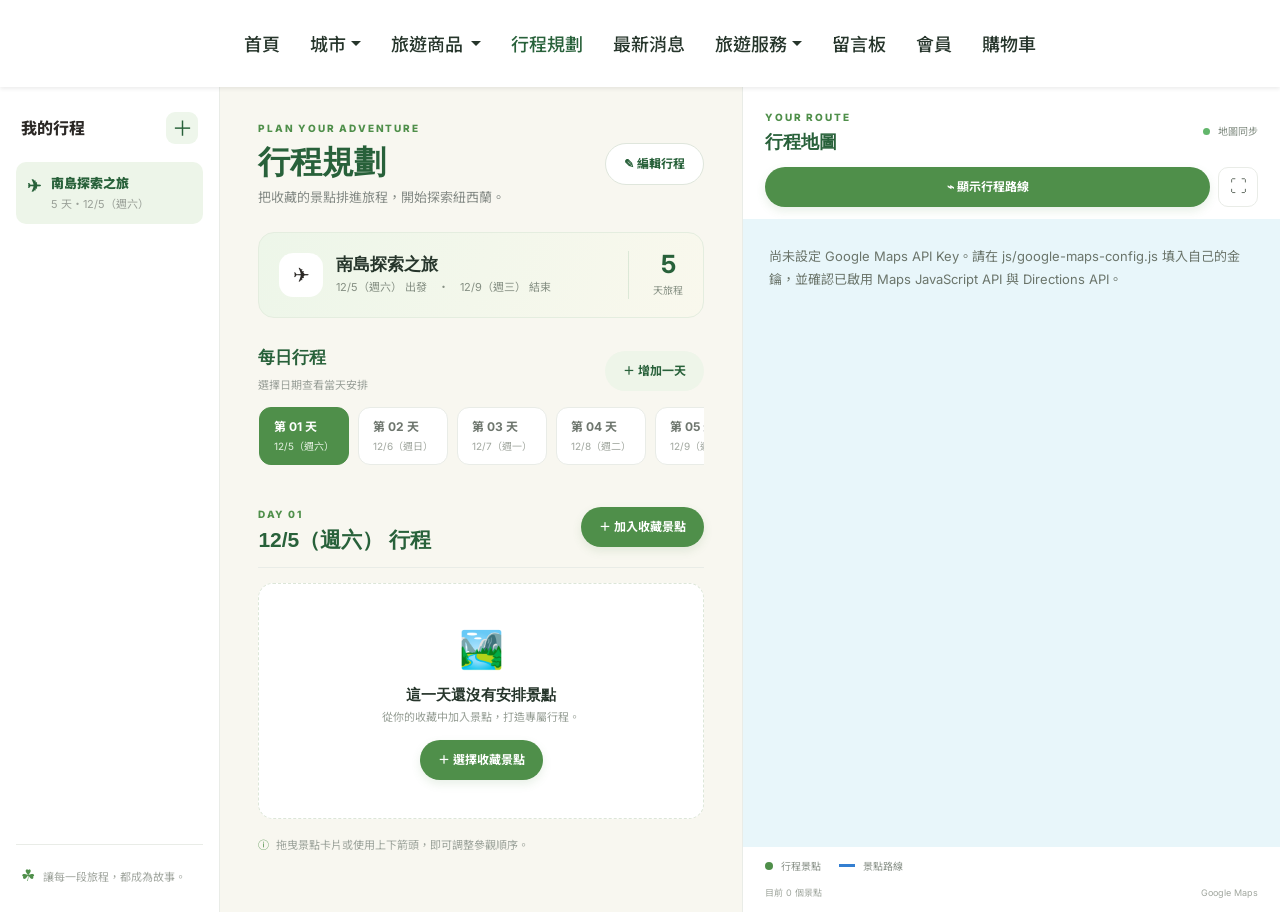
<file: itinerary.html>
<!doctype html>
<html lang="zh-Hant">
  <head>
    <meta charset="UTF-8" />
    <meta name="viewport" content="width=device-width, initial-scale=1.0" />
    <title>行程規劃｜KIWI TRAILS</title>
    <link rel="preconnect" href="https://fonts.googleapis.com" />
    <link rel="preconnect" href="https://fonts.gstatic.com" crossorigin />
    <link
      href="https://fonts.googleapis.com/css2?family=Inter:wght@400;500;600;700;800&family=Noto+Sans+TC:wght@400;500;600;700;800&display=swap"
      rel="stylesheet"
    />
<link href="css/bootstrap.min.css" rel="stylesheet" />
    <link href="css/style.css" rel="stylesheet" />
    <link rel="stylesheet" href="css/itinerary.css" />
  </head>

  <body>
    <!-- 導覽列 Start -->
    <nav class="navbar navbar-expand-lg bg-white navbar-dark shadow-sm py-3 py-lg-0 px-3 px-lg-0">
      <button class="navbar-toggler" type="button"
        data-bs-toggle="collapse"
        data-bs-target="#navbarCollapse"
        aria-controls="navbarCollapse"
        aria-expanded="false"
        aria-label="切換導覽列">
        <span class="navbar-toggler-icon"></span>
      </button>
      <div class="collapse navbar-collapse" id="navbarCollapse">
            <div class="navbar-nav ms-auto mx-lg-auto py-0">
				<a href="index.html" class="nav-item nav-link active">首頁</a>
				<div class="nav-item dropdown">
                    <a href="attractions.html" class="nav-link dropdown-toggle" data-bs-toggle="dropdown">城市</a>
                    <div class="dropdown-menu m-0">
						<h6 style="margin: 10px 13px 3px;">南島</h6>
                        <a href="attractions.html?city=Queenstown" class="dropdown-item">皇后鎮（Queenstown）</a>
                        <a href="attractions.html?city=Christchurch" class="dropdown-item">基督城（Christchurch）</a>
						<a href="attractions.html?city=Dunedin" class="dropdown-item">但尼丁（Dunedin）</a>
                        <a href="attractions.html?city=TeAnau" class="dropdown-item">蒂阿瑙（Te Anau）</a>
						<a href="attractions.html?city=Akaroa" class="dropdown-item">阿卡羅阿（Akaroa）</a>
						<h6 style="margin: 10px 13px 3px;">北島</h6>
                        <a href="attractions.html?city=Auckland" class="dropdown-item">奧克蘭（Auckland）</a>
                        <a href="attractions.html?city=Wellington" class="dropdown-item">威靈頓（Wellington）</a>
						<a href="attractions.html?city=Rotorua" class="dropdown-item">羅吐魯阿（Rotorua）</a>
                        <a href="attractions.html?city=Taupo" class="dropdown-item">陶波（Taupo）</a>
						<a href="attractions.html?city=Matamata" class="dropdown-item">瑪塔瑪塔（Matamata）</a>
                    </div>
                </div>
				<div class="nav-item dropdown">
                    <a href="products.html"
                    class="nav-link dropdown-toggle"
                    data-bs-toggle="dropdown">
                        旅遊商品
                    </a>
                    <div class="dropdown-menu m-0">
                        <a href="products.html?category=city-tour"
                        class="dropdown-item">城市觀光與導覽</a>

                        <a href="products.html?category=water-activities"
                        class="dropdown-item">遊船與水上活動</a>

                        <a href="products.html?category=adventure"
                        class="dropdown-item">極限運動與冒險</a>

                        <a href="products.html?category=nature"
                        class="dropdown-item">自然生態與動物</a>

                        <a href="products.html?category=culture"
                        class="dropdown-item">文化歷史與博物館</a>

                        <a href="products.html?category=day-tour"
                        class="dropdown-item">一日遊與跨城市行程</a>

                        <a href="products.html?category=transport"
                        class="dropdown-item">交通票券</a>
                    </div>
                </div>
                <a href="itinerary.html" class="nav-item nav-link">行程規劃</a>
                <a href="news.html" class="nav-item nav-link">最新消息</a>
                <div class="nav-item dropdown">
                    <a href="services.html" class="nav-link dropdown-toggle" data-bs-toggle="dropdown">旅遊服務</a>
                    <div class="dropdown-menu m-0">
                        <a href="services.html#entry" class="dropdown-item">入出境須知</a>
                        <a href="services.html#information" class="dropdown-item">實用資訊</a>
                        <a href="services.html#emergency" class="dropdown-item">緊急情況</a>
                    </div>
               </div>
				<a href="message.html" class="nav-item nav-link">留言板</a>
				<a href="member.html" class="nav-item nav-link">會員</a>
                <a href="car.html" class="nav-item nav-link">購物車</a>
          </div>
        </div>
    </nav>
    <!-- 導覽列 End -->

    <main class="app-shell">
      <aside class="sidebar">
        <div class="side-heading">
          <span>我的行程</span
          ><button id="newTripBtn" class="icon-add" title="新增行程">＋</button>
        </div>
        <div id="tripList" class="trip-list"></div>
        <div class="side-bottom"><span>☘</span> 讓每一段旅程，都成為故事。</div>
      </aside>

      <section class="planner">
        <div class="page-heading">
          <div>
            <div class="eyebrow">PLAN YOUR ADVENTURE</div>
            <h1>行程規劃</h1>
            <p>把收藏的景點排進旅程，開始探索紐西蘭。</p>
          </div>
          <button id="editTripBtn" class="button button-outline">
            ✎ 編輯行程
          </button>
        </div>
        <section class="trip-summary">
          <div class="trip-summary-main">
            <span class="summary-icon">✈</span>
            <div>
              <h2 id="currentTripName">我的紐西蘭之旅</h2>
              <p id="tripMeta">選擇日期，安排你的每日旅程</p>
            </div>
          </div>
          <div class="summary-days">
            <strong id="tripDayCount">5</strong><span>天旅程</span>
          </div>
        </section>

        <div class="day-toolbar">
          <div>
            <h3>每日行程</h3>
            <span id="dayHint">選擇日期查看當天安排</span>
          </div>
          <button id="addDayBtn" class="button button-light">
            ＋ 增加一天
          </button>
        </div>
        <div id="dayTabs" class="day-tabs"></div>

        <div class="selected-day-head">
          <div>
            <span class="day-kicker" id="selectedDayKicker">DAY 01</span>
            <h2 id="selectedDateTitle">第一天</h2>
          </div>
          <button id="addAttractionBtn" class="button button-primary">
            ＋ 加入收藏景點
          </button>
        </div>

        <div id="attractionList" class="attraction-list"></div>
        <div id="emptyDay" class="empty-state hidden">
          <div class="empty-illustration">🏞️</div>
          <h3>這一天還沒有安排景點</h3>
          <p>從你的收藏中加入景點，打造專屬行程。</p>
          <button class="button button-primary" id="emptyAddBtn">
            ＋ 選擇收藏景點
          </button>
        </div>

        <div class="route-note">
          <span>ⓘ</span> 拖曳景點卡片或使用上下箭頭，即可調整參觀順序。
        </div>
      </section>

      <aside class="map-panel">
        <div class="map-top">
          <div>
            <span class="eyebrow">YOUR ROUTE</span>
            <h3>行程地圖</h3>
          </div>
          <span class="map-live"><i></i> 地圖同步</span>
        </div>
        <div class="map-controls">
          <button id="routeBtn" class="button button-primary route-button">
            ⌁ 顯示行程路線</button
          ><button id="fitMapBtn" class="map-icon-btn" title="顯示全部景點">
            ⛶
          </button>
        </div>
        <div id="map" role="application" aria-label="Google 地圖行程規劃"></div>
        <div class="map-legend">
          <span><i class="legend-dot"></i> 行程景點</span
          ><span><i class="legend-line"></i> 景點路線</span>
        </div>
        <div class="map-footer">
          <span id="mapCount">目前 0 個景點</span><span>Google Maps</span>
        </div>
      </aside>
    </main>

    <!-- 新增 / 編輯行程 -->
    <dialog id="tripDialog" class="modal">
      <form id="tripForm" method="dialog">
        <div class="modal-head">
          <div>
            <span class="eyebrow">TRIP SETTINGS</span>
            <h2 id="tripDialogTitle">新增行程</h2>
          </div>
          <button type="button" class="close-btn" data-close="tripDialog">
            ×
          </button>
        </div>
        <label
          >行程名稱<input
            id="tripNameInput"
            type="text"
            maxlength="40"
            placeholder="例如：南島自駕之旅"
            required
        /></label>
        <div class="form-grid">
          <label
            >出發日期<input id="tripDateInput" type="date" required /></label
          ><label
            >旅遊天數<input
              id="tripDaysInput"
              type="number"
              min="1"
              max="30"
              value="5"
              required
          /></label>
        </div>
        <p class="form-help">
          修改天數時，系統會自動新增或移除每日行程；若移除的日期已有景點，請先確認。
        </p>
        <div class="modal-actions">
          <button
            type="button"
            class="button button-outline"
            data-close="tripDialog"
          >
            取消</button
          ><button class="button button-primary" type="submit">儲存行程</button>
        </div>
      </form>
    </dialog>

    <!-- 從收藏加入景點 -->
    <dialog id="favoriteDialog" class="modal favorite-modal">
      <div class="modal-head">
        <div>
          <span class="eyebrow">MY FAVORITES</span>
          <h2>加入收藏景點</h2>
          <p>選擇要加入這一天的景點。</p>
        </div>
        <button type="button" class="close-btn" data-close="favoriteDialog">
          ×
        </button>
      </div>
      <div class="favorite-tools">
        <input
          id="favoriteSearch"
          type="search"
          placeholder="搜尋景點或城市…"
        /><select id="favoriteCity">
          <option value="">全部城市</option>
        </select>
      </div>
      <div id="favoriteChoices" class="favorite-choices"></div>
      <div class="modal-actions">
        <button
          type="button"
          class="button button-outline"
          data-close="favoriteDialog"
        >
          取消</button
        ><button
          type="button"
          id="confirmFavoritesBtn"
          class="button button-primary"
        >
          加入選取景點
        </button>
      </div>
    </dialog>

    <!-- JavaScript -->
    <script src="js/google-maps-config.js"></script>
    <script src="js/app.js"></script>
    <script src="js/navbar.js"></script>
    <script src="js/bootstrap.bundle.min.js"></script>
    <script src="js/main.js"></script>

  </body>
</html>
</file>
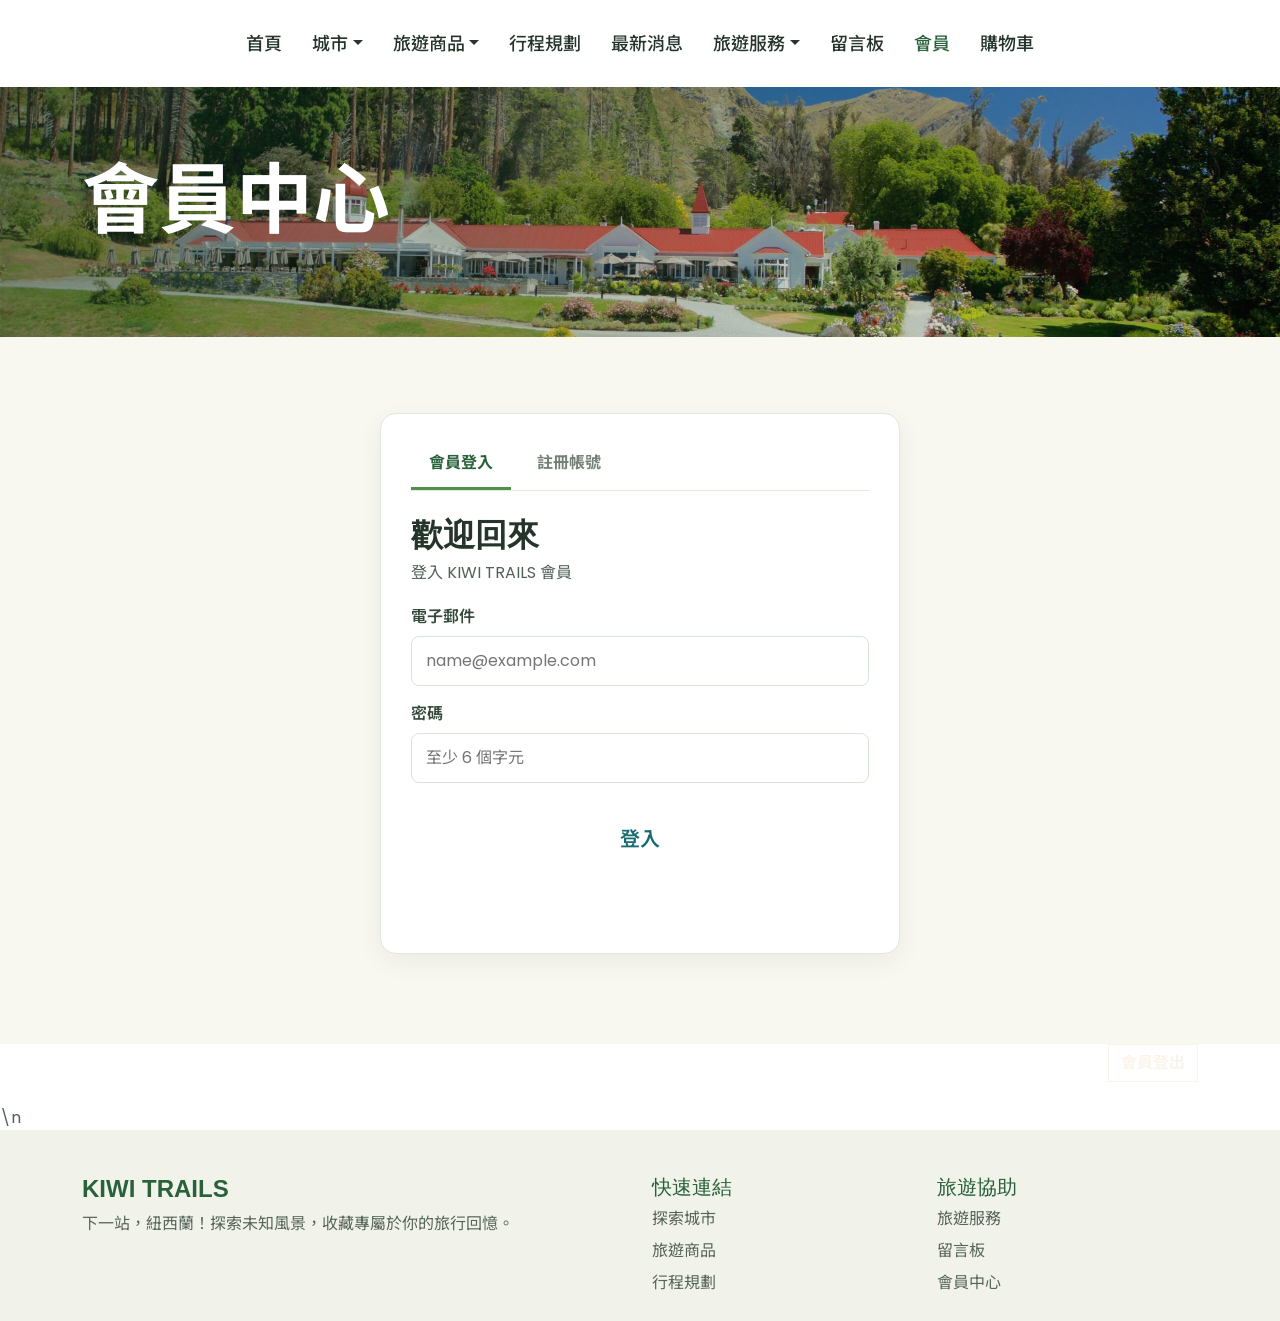
<file: member.html>
<!doctype html>
<html lang="zh-TW">
  <head>
    <meta charset="utf-8" />
    <meta name="viewport" content="width=device-width, initial-scale=1" />
    <title>會員｜KIWI TRAILS</title>
    <link rel="preconnect" href="https://fonts.googleapis.com" />
    <link rel="preconnect" href="https://fonts.gstatic.com" crossorigin />
    <link
      href="https://fonts.googleapis.com/css2?family=Noto+Sans+TC:wght@400;500;600;700;800&family=Poppins:wght@400;500;600;700&display=swap"
      rel="stylesheet"
    />
    <link
      href="https://cdnjs.cloudflare.com/ajax/libs/font-awesome/5.10.0/css/all.min.css"
      rel="stylesheet"
    />
    <link
      href="https://cdn.jsdelivr.net/npm/bootstrap-icons@1.4.1/font/bootstrap-icons.css"
      rel="stylesheet"
    />
    <link href="css/bootstrap.min.css" rel="stylesheet" />
    <link href="css/style.css" rel="stylesheet" />
    <link href="css/pages.css" rel="stylesheet" />
    <link href="css/banner.css" rel="stylesheet" />
  </head>
  <body>
    <nav
      class="navbar navbar-expand-lg bg-white navbar-dark shadow-sm py-3 py-lg-0 px-3 px-lg-0"
    >
      <div class="container-fluid">
        <a class="navbar-brand d-lg-none fw-bold" href="index.html"
          >KIWI TRAILS</a
        >
        <button
          class="navbar-toggler"
          type="button"
          data-bs-toggle="collapse"
          data-bs-target="#navbarCollapse"
          aria-controls="navbarCollapse"
          aria-expanded="false"
          aria-label="切換導覽列"
        >
          <span class="navbar-toggler-icon"></span>
        </button>
        <div class="collapse navbar-collapse" id="navbarCollapse">
          <div class="navbar-nav ms-auto mx-lg-auto py-0">
            <a href="index.html" class="nav-item nav-link">首頁</a>
            <div class="nav-item dropdown">
              <a
                href="attractions.html"
                class="nav-link dropdown-toggle"
                data-bs-toggle="dropdown"
                >城市</a
              >
              <div class="dropdown-menu m-0">
                <h6 class="dropdown-heading">南島</h6>
                <a href="attractions.html?city=Queenstown" class="dropdown-item"
                  >皇后鎮（Queenstown）</a
                ><a
                  href="attractions.html?city=Christchurch"
                  class="dropdown-item"
                  >基督城（Christchurch）</a
                ><a href="attractions.html?city=Dunedin" class="dropdown-item"
                  >但尼丁（Dunedin）</a
                ><a href="attractions.html?city=TeAnau" class="dropdown-item"
                  >蒂阿瑙（Te Anau）</a
                ><a href="attractions.html?city=Akaroa" class="dropdown-item"
                  >阿卡羅阿（Akaroa）</a
                >
                <h6 class="dropdown-heading">北島</h6>
                <a href="attractions.html?city=Auckland" class="dropdown-item"
                  >奧克蘭（Auckland）</a
                ><a
                  href="attractions.html?city=Wellington"
                  class="dropdown-item"
                  >威靈頓（Wellington）</a
                ><a href="attractions.html?city=Rotorua" class="dropdown-item"
                  >羅吐魯阿（Rotorua）</a
                ><a href="attractions.html?city=Taupo" class="dropdown-item"
                  >陶波（Taupo）</a
                ><a href="attractions.html?city=Matamata" class="dropdown-item"
                  >瑪塔瑪塔（Matamata）</a
                >
              </div>
            </div>
            <div class="nav-item dropdown">
              <a
                href="products.html"
                class="nav-link dropdown-toggle"
                data-bs-toggle="dropdown"
                >旅遊商品</a
              >
              <div class="dropdown-menu m-0">
                <a href="products.html?category=city-tour" class="dropdown-item"
                  >城市觀光與導覽</a
                ><a
                  href="products.html?category=water-activities"
                  class="dropdown-item"
                  >遊船與水上活動</a
                ><a
                  href="products.html?category=adventure"
                  class="dropdown-item"
                  >極限運動與冒險</a
                ><a href="products.html?category=nature" class="dropdown-item"
                  >自然生態與動物</a
                ><a href="products.html?category=culture" class="dropdown-item"
                  >文化歷史與博物館</a
                ><a href="products.html?category=day-tour" class="dropdown-item"
                  >一日遊與跨城市行程</a
                ><a
                  href="products.html?category=transport"
                  class="dropdown-item"
                  >交通票券</a
                >
              </div>
            </div>
            <a href="itinerary.html" class="nav-item nav-link">行程規劃</a
            ><a href="news.html" class="nav-item nav-link">最新消息</a>
            <div class="nav-item dropdown">
              <a
                href="services.html"
                class="nav-link dropdown-toggle"
                data-bs-toggle="dropdown"
                >旅遊服務</a
              >
              <div class="dropdown-menu m-0">
                <a href="services.html#entry" class="dropdown-item"
                  >入出境須知</a
                ><a href="services.html#information" class="dropdown-item"
                  >實用資訊</a
                ><a href="services.html#emergency" class="dropdown-item"
                  >緊急情況</a
                >
              </div>
            </div>
            <a href="message.html" class="nav-item nav-link">留言板</a
            ><a href="member.html" class="nav-item nav-link">會員</a
            ><a href="car.html" class="nav-item nav-link">購物車</a>
          </div>
        </div>
      </div>
    </nav>
    <main>
      <section class="page-banner">
        <div class="container">
          <h1 class="display-1 text-white mb-4">會員中心</h1>
        </div>
      </section>
      <section class="page-section">
        <div class="container member-wrap">
          <div class="content-card member-card">
            <div class="member-tabs">
              <button
                type="button"
                class="member-tab active"
                data-member-tab="login"
              >
                會員登入</button
              ><button
                type="button"
                class="member-tab"
                data-member-tab="register"
              >
                註冊帳號
              </button>
            </div>
            <form id="loginForm" class="member-form">
              <h2>歡迎回來</h2>
              <p>登入 KIWI TRAILS 會員</p>
              <label for="loginEmail">電子郵件</label
              ><input
                id="loginEmail"
                type="email"
                required
                placeholder="name@example.com"
              /><label for="loginPassword">密碼</label
              ><input
                id="loginPassword"
                type="password"
                required
                minlength="6"
                placeholder="至少 6 個字元"
              /><button class="btn btn-primary w-100 py-3" type="submit">
                登入
              </button>
              <p class="form-feedback" id="loginFeedback" role="status"></p>
            </form>
            <form id="registerForm" class="member-form" hidden>
              <h2>建立會員帳號</h2>
              <p>填寫基本資料，開始規劃旅程</p>
              <label for="registerName">姓名</label
              ><input id="registerName" name="name" required maxlength="50" /><label
                for="registerEmail"
                >電子郵件</label
              ><input
                id="registerEmail"
                type="email"
                required
                placeholder="name@example.com"
              /><label for="registerPassword">設定密碼</label
              ><input
                id="registerPassword"
                type="password"
                required
                minlength="6"
              /><button class="btn btn-primary w-100 py-3" type="submit">
                建立帳號
              </button>
              <p class="form-feedback" id="registerFeedback" role="status"></p>
            </form>
            </div>
        </div>
      </section>
    <div class="container text-end mb-4"><button id="logoutBtn" class="btn btn-outline-secondary" type="button">會員登出</button></div>\n    </main>
    <footer class="site-footer">
      <div class="container">
        <div class="row gy-4">
          <div class="col-md-6">
            <h4>KIWI TRAILS</h4>
            <p>下一站，紐西蘭！探索未知風景，收藏專屬於你的旅行回憶。</p>
          </div>
          <div class="col-md-3">
            <h5>快速連結</h5>
            <a href="attractions.html">探索城市</a
            ><a href="products.html">旅遊商品</a
            ><a href="itinerary.html">行程規劃</a>
          </div>
          <div class="col-md-3">
            <h5>旅遊協助</h5>
            <a href="services.html">旅遊服務</a><a href="message.html">留言板</a
            ><a href="member.html">會員中心</a>
          </div>
        </div>
        </div>
    </footer>
    <a
      href="#"
      class="btn btn-primary border-inner py-3 fs-4 back-to-top"
      aria-label="回到頁面頂端"
      ><i class="bi bi-arrow-up"></i
    ></a>
    <script src="js/bootstrap.bundle.min.js"></script>
    <script src="js/main.js"></script>
    <script src="js/navbar.js"></script>
    <script src="js/pages.js"></script>
  </body>
</html>
</file>
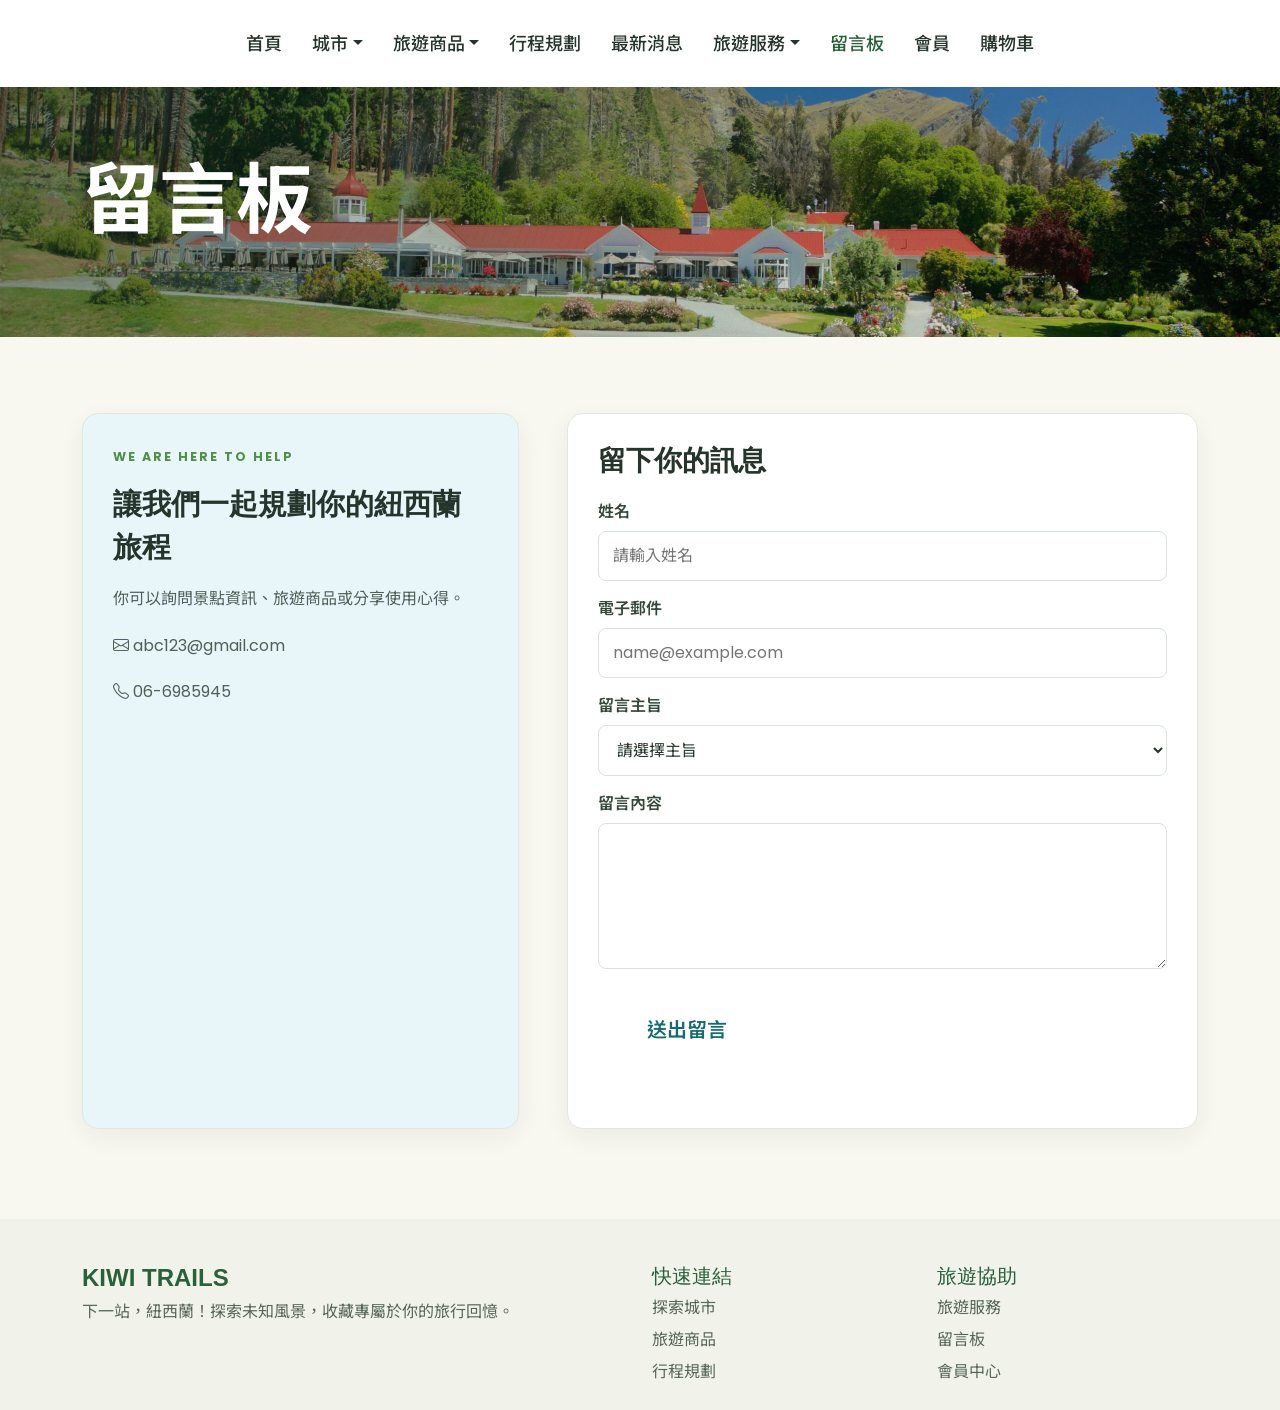
<file: message.html>
<!doctype html>
<html lang="zh-TW">
  <head>
    <meta charset="utf-8" />
    <meta name="viewport" content="width=device-width, initial-scale=1" />
    <title>留言板｜KIWI TRAILS</title>
    <link rel="preconnect" href="https://fonts.googleapis.com" />
    <link rel="preconnect" href="https://fonts.gstatic.com" crossorigin />
    <link
      href="https://fonts.googleapis.com/css2?family=Noto+Sans+TC:wght@400;500;600;700;800&family=Poppins:wght@400;500;600;700&display=swap"
      rel="stylesheet"
    />
    <link
      href="https://cdnjs.cloudflare.com/ajax/libs/font-awesome/5.10.0/css/all.min.css"
      rel="stylesheet"
    />
    <link
      href="https://cdn.jsdelivr.net/npm/bootstrap-icons@1.4.1/font/bootstrap-icons.css"
      rel="stylesheet"
    />
    <link href="css/bootstrap.min.css" rel="stylesheet" />
    <link href="css/style.css" rel="stylesheet" />
    <link href="css/pages.css" rel="stylesheet" />
    <link href="css/banner.css" rel="stylesheet" />
  </head>
  <body>
    <nav
      class="navbar navbar-expand-lg bg-white navbar-dark shadow-sm py-3 py-lg-0 px-3 px-lg-0"
    >
      <div class="container-fluid">
        <a class="navbar-brand d-lg-none fw-bold" href="index.html"
          >KIWI TRAILS</a
        >
        <button
          class="navbar-toggler"
          type="button"
          data-bs-toggle="collapse"
          data-bs-target="#navbarCollapse"
          aria-controls="navbarCollapse"
          aria-expanded="false"
          aria-label="切換導覽列"
        >
          <span class="navbar-toggler-icon"></span>
        </button>
        <div class="collapse navbar-collapse" id="navbarCollapse">
          <div class="navbar-nav ms-auto mx-lg-auto py-0">
            <a href="index.html" class="nav-item nav-link">首頁</a>
            <div class="nav-item dropdown">
              <a
                href="attractions.html"
                class="nav-link dropdown-toggle"
                data-bs-toggle="dropdown"
                >城市</a
              >
              <div class="dropdown-menu m-0">
                <h6 class="dropdown-heading">南島</h6>
                <a href="attractions.html?city=Queenstown" class="dropdown-item"
                  >皇后鎮（Queenstown）</a
                ><a
                  href="attractions.html?city=Christchurch"
                  class="dropdown-item"
                  >基督城（Christchurch）</a
                ><a href="attractions.html?city=Dunedin" class="dropdown-item"
                  >但尼丁（Dunedin）</a
                ><a href="attractions.html?city=TeAnau" class="dropdown-item"
                  >蒂阿瑙（Te Anau）</a
                ><a href="attractions.html?city=Akaroa" class="dropdown-item"
                  >阿卡羅阿（Akaroa）</a
                >
                <h6 class="dropdown-heading">北島</h6>
                <a href="attractions.html?city=Auckland" class="dropdown-item"
                  >奧克蘭（Auckland）</a
                ><a
                  href="attractions.html?city=Wellington"
                  class="dropdown-item"
                  >威靈頓（Wellington）</a
                ><a href="attractions.html?city=Rotorua" class="dropdown-item"
                  >羅吐魯阿（Rotorua）</a
                ><a href="attractions.html?city=Taupo" class="dropdown-item"
                  >陶波（Taupo）</a
                ><a href="attractions.html?city=Matamata" class="dropdown-item"
                  >瑪塔瑪塔（Matamata）</a
                >
              </div>
            </div>
            <div class="nav-item dropdown">
              <a
                href="products.html"
                class="nav-link dropdown-toggle"
                data-bs-toggle="dropdown"
                >旅遊商品</a
              >
              <div class="dropdown-menu m-0">
                <a href="products.html?category=city-tour" class="dropdown-item"
                  >城市觀光與導覽</a
                ><a
                  href="products.html?category=water-activities"
                  class="dropdown-item"
                  >遊船與水上活動</a
                ><a
                  href="products.html?category=adventure"
                  class="dropdown-item"
                  >極限運動與冒險</a
                ><a href="products.html?category=nature" class="dropdown-item"
                  >自然生態與動物</a
                ><a href="products.html?category=culture" class="dropdown-item"
                  >文化歷史與博物館</a
                ><a href="products.html?category=day-tour" class="dropdown-item"
                  >一日遊與跨城市行程</a
                ><a
                  href="products.html?category=transport"
                  class="dropdown-item"
                  >交通票券</a
                >
              </div>
            </div>
            <a href="itinerary.html" class="nav-item nav-link">行程規劃</a
            ><a href="news.html" class="nav-item nav-link">最新消息</a>
            <div class="nav-item dropdown">
              <a
                href="services.html"
                class="nav-link dropdown-toggle"
                data-bs-toggle="dropdown"
                >旅遊服務</a
              >
              <div class="dropdown-menu m-0">
                <a href="services.html#entry" class="dropdown-item"
                  >入出境須知</a
                ><a href="services.html#information" class="dropdown-item"
                  >實用資訊</a
                ><a href="services.html#emergency" class="dropdown-item"
                  >緊急情況</a
                >
              </div>
            </div>
            <a href="message.html" class="nav-item nav-link">留言板</a
            ><a href="member.html" class="nav-item nav-link">會員</a
            ><a href="car.html" class="nav-item nav-link">購物車</a>
          </div>
        </div>
      </div>
    </nav>
    <main>
      <section class="page-banner">
        <div class="container">
          <h1 class="display-1 text-white mb-4">留言板</h1>
        </div>
      </section>
      <section class="page-section">
        <div class="container">
          <div class="row g-5">
            <div class="col-lg-5">
              <div class="intro-panel">
                <span class="section-kicker">WE ARE HERE TO HELP</span>
                <h2>讓我們一起規劃你的紐西蘭旅程</h2>
                <p>你可以詢問景點資訊、旅遊商品或分享使用心得。</p>
                <p><i class="bi bi-envelope"></i> abc123@gmail.com</p>
                <p><i class="bi bi-telephone"></i> 06-6985945</p>
                </div>
            </div>
            <div class="col-lg-7">
              <form id="messageForm" class="content-card form-card" action="php/message_add.php" method="post">
                <h3>留下你的訊息</h3>
                <label for="messageName">姓名</label
                ><input
                  id="messageName"
                  name="name"
                  required
                  maxlength="50"
                  placeholder="請輸入姓名"
                />
                <label for="messageEmail">電子郵件</label
                ><input
                  id="messageEmail"
                  name="email"
                  type="email"
                  required
                  placeholder="name@example.com"
                />
                <label for="messageSubject">留言主旨</label
                ><select id="messageSubject" name="subject" required>
                  <option value="">請選擇主旨</option>
                  <option>景點資訊</option>
                  <option>旅遊商品</option>
                  <option>網站使用問題</option>
                  <option>其他建議</option>
                </select>
                <label for="messageContent">留言內容</label
                ><textarea
                  id="messageContent"
                  name="content"
                  rows="5"
                  required
                  maxlength="1000"
                ></textarea>
                <button class="btn btn-primary px-5 py-3" type="submit">
                  送出留言
                </button>
                <p id="messageFeedback" class="form-feedback" role="status"></p>
              </form>
            </div>
          </div>
        </div>
      </section>
    </main>
    <footer class="site-footer">
      <div class="container">
        <div class="row gy-4">
          <div class="col-md-6">
            <h4>KIWI TRAILS</h4>
            <p>下一站，紐西蘭！探索未知風景，收藏專屬於你的旅行回憶。</p>
          </div>
          <div class="col-md-3">
            <h5>快速連結</h5>
            <a href="attractions.html">探索城市</a
            ><a href="products.html">旅遊商品</a
            ><a href="itinerary.html">行程規劃</a>
          </div>
          <div class="col-md-3">
            <h5>旅遊協助</h5>
            <a href="services.html">旅遊服務</a><a href="message.html">留言板</a
            ><a href="member.html">會員中心</a>
          </div>
        </div>
        </div>
    </footer>
    <a
      href="#"
      class="btn btn-primary border-inner py-3 fs-4 back-to-top"
      aria-label="回到頁面頂端"
      ><i class="bi bi-arrow-up"></i
    ></a>
    <script src="js/bootstrap.bundle.min.js"></script>
    <script src="js/main.js"></script>
    <script src="js/navbar.js"></script>
    <script src="js/pages.js"></script>
  </body>
</html>
</file>
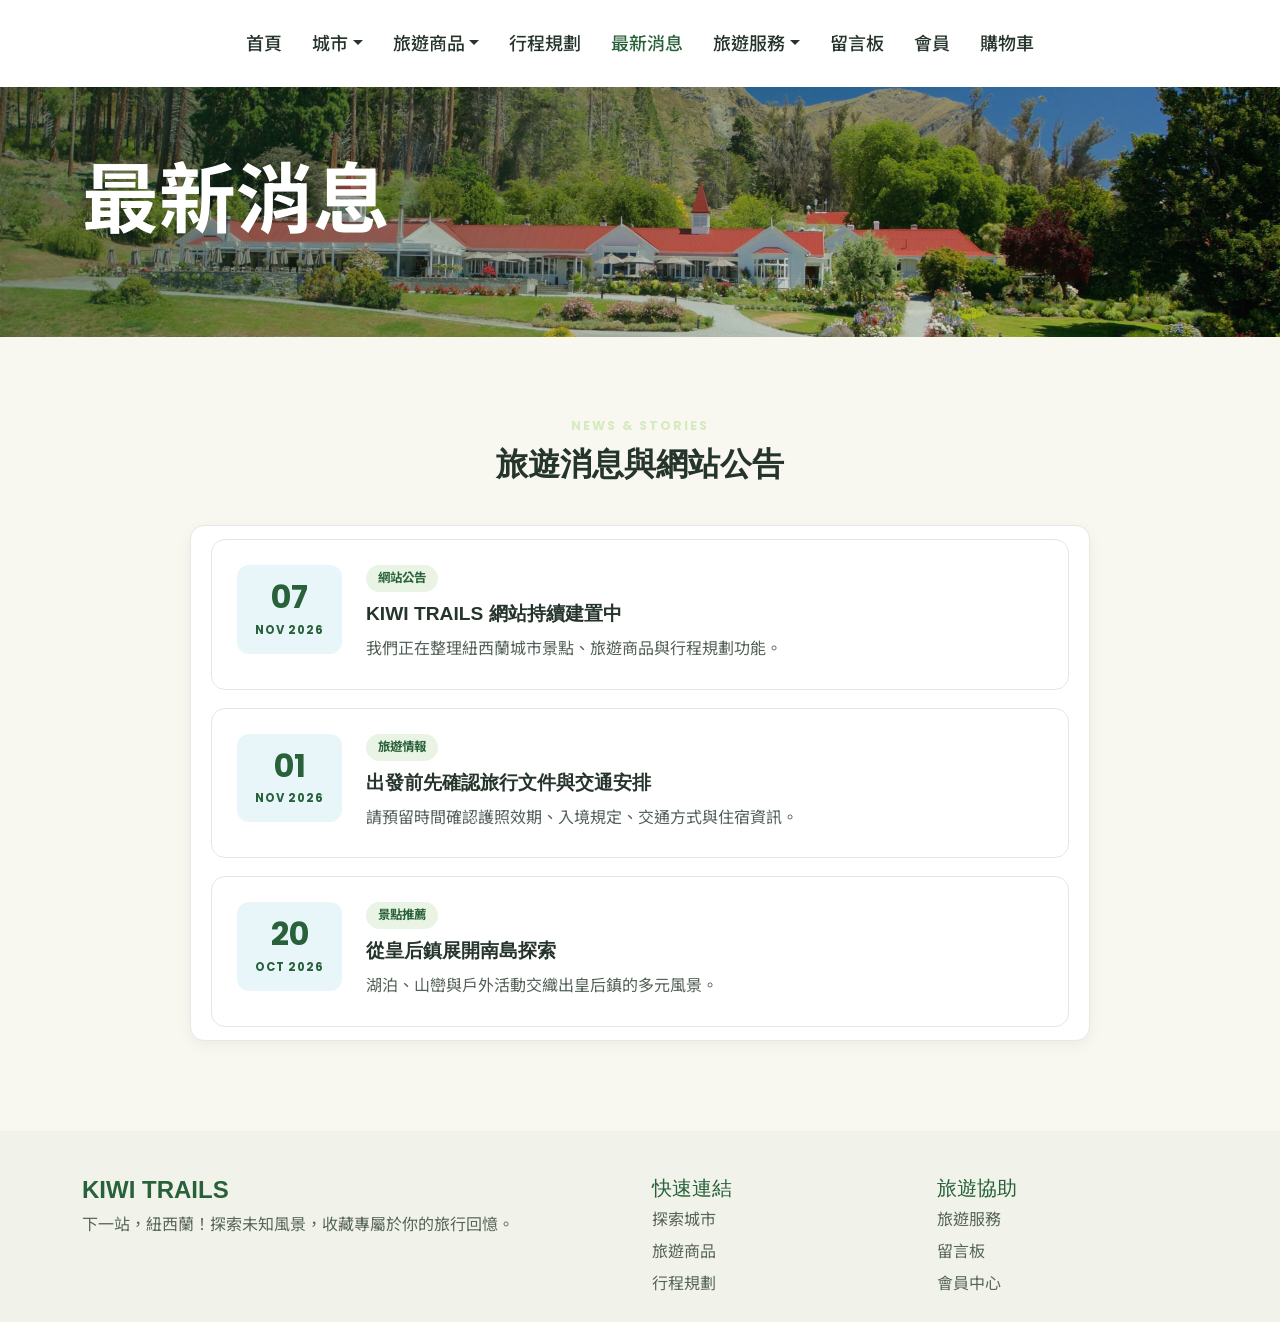
<file: news.html>
<!doctype html>
<html lang="zh-TW">
  <head>
    <meta charset="utf-8" />
    <meta name="viewport" content="width=device-width, initial-scale=1" />
    <title>最新消息｜KIWI TRAILS</title>
    <link rel="preconnect" href="https://fonts.googleapis.com" />
    <link rel="preconnect" href="https://fonts.gstatic.com" crossorigin />
    <link
      href="https://fonts.googleapis.com/css2?family=Noto+Sans+TC:wght@400;500;600;700;800&family=Poppins:wght@400;500;600;700&display=swap"
      rel="stylesheet"
    />
    <link
      href="https://cdnjs.cloudflare.com/ajax/libs/font-awesome/5.10.0/css/all.min.css"
      rel="stylesheet"
    />
    <link
      href="https://cdn.jsdelivr.net/npm/bootstrap-icons@1.4.1/font/bootstrap-icons.css"
      rel="stylesheet"
    />
    <link href="css/bootstrap.min.css" rel="stylesheet" />
    <link href="css/style.css" rel="stylesheet" />
    <link href="css/pages.css" rel="stylesheet" />
    <link href="css/banner.css" rel="stylesheet" />
  </head>
  <body>
    <nav
      class="navbar navbar-expand-lg bg-white navbar-dark shadow-sm py-3 py-lg-0 px-3 px-lg-0"
    >
      <div class="container-fluid">
        <a class="navbar-brand d-lg-none fw-bold" href="index.html"
          >KIWI TRAILS</a
        >
        <button
          class="navbar-toggler"
          type="button"
          data-bs-toggle="collapse"
          data-bs-target="#navbarCollapse"
          aria-controls="navbarCollapse"
          aria-expanded="false"
          aria-label="切換導覽列"
        >
          <span class="navbar-toggler-icon"></span>
        </button>
        <div class="collapse navbar-collapse" id="navbarCollapse">
          <div class="navbar-nav ms-auto mx-lg-auto py-0">
            <a href="index.html" class="nav-item nav-link">首頁</a>
            <div class="nav-item dropdown">
              <a
                href="attractions.html"
                class="nav-link dropdown-toggle"
                data-bs-toggle="dropdown"
                >城市</a
              >
              <div class="dropdown-menu m-0">
                <h6 class="dropdown-heading">南島</h6>
                <a href="attractions.html?city=Queenstown" class="dropdown-item"
                  >皇后鎮（Queenstown）</a
                ><a
                  href="attractions.html?city=Christchurch"
                  class="dropdown-item"
                  >基督城（Christchurch）</a
                ><a href="attractions.html?city=Dunedin" class="dropdown-item"
                  >但尼丁（Dunedin）</a
                ><a href="attractions.html?city=TeAnau" class="dropdown-item"
                  >蒂阿瑙（Te Anau）</a
                ><a href="attractions.html?city=Akaroa" class="dropdown-item"
                  >阿卡羅阿（Akaroa）</a
                >
                <h6 class="dropdown-heading">北島</h6>
                <a href="attractions.html?city=Auckland" class="dropdown-item"
                  >奧克蘭（Auckland）</a
                ><a
                  href="attractions.html?city=Wellington"
                  class="dropdown-item"
                  >威靈頓（Wellington）</a
                ><a href="attractions.html?city=Rotorua" class="dropdown-item"
                  >羅吐魯阿（Rotorua）</a
                ><a href="attractions.html?city=Taupo" class="dropdown-item"
                  >陶波（Taupo）</a
                ><a href="attractions.html?city=Matamata" class="dropdown-item"
                  >瑪塔瑪塔（Matamata）</a
                >
              </div>
            </div>
            <div class="nav-item dropdown">
              <a
                href="products.html"
                class="nav-link dropdown-toggle"
                data-bs-toggle="dropdown"
                >旅遊商品</a
              >
              <div class="dropdown-menu m-0">
                <a href="products.html?category=city-tour" class="dropdown-item"
                  >城市觀光與導覽</a
                ><a
                  href="products.html?category=water-activities"
                  class="dropdown-item"
                  >遊船與水上活動</a
                ><a
                  href="products.html?category=adventure"
                  class="dropdown-item"
                  >極限運動與冒險</a
                ><a href="products.html?category=nature" class="dropdown-item"
                  >自然生態與動物</a
                ><a href="products.html?category=culture" class="dropdown-item"
                  >文化歷史與博物館</a
                ><a href="products.html?category=day-tour" class="dropdown-item"
                  >一日遊與跨城市行程</a
                ><a
                  href="products.html?category=transport"
                  class="dropdown-item"
                  >交通票券</a
                >
              </div>
            </div>
            <a href="itinerary.html" class="nav-item nav-link">行程規劃</a
            ><a href="news.html" class="nav-item nav-link">最新消息</a>
            <div class="nav-item dropdown">
              <a
                href="services.html"
                class="nav-link dropdown-toggle"
                data-bs-toggle="dropdown"
                >旅遊服務</a
              >
              <div class="dropdown-menu m-0">
                <a href="services.html#entry" class="dropdown-item"
                  >入出境須知</a
                ><a href="services.html#information" class="dropdown-item"
                  >實用資訊</a
                ><a href="services.html#emergency" class="dropdown-item"
                  >緊急情況</a
                >
              </div>
            </div>
            <a href="message.html" class="nav-item nav-link">留言板</a
            ><a href="member.html" class="nav-item nav-link">會員</a
            ><a href="car.html" class="nav-item nav-link">購物車</a>
          </div>
        </div>
      </div>
    </nav>
    <main>
      <section class="page-banner">
        <div class="container">
          <h1 class="display-1 text-white mb-4">最新消息</h1>
        </div>
      </section>
      <section class="page-section">
        <div class="container">
          <div class="section-heading">
            <span class="section-kicker">NEWS & STORIES</span>
            <h2>旅遊消息與網站公告</h2>
            </div>
          <div class="news-list">
            <article class="news-card">
              <div class="news-date">
                <strong>07</strong><span>NOV 2026</span>
              </div>
              <div>
                <span class="news-tag">網站公告</span>
                <h3>KIWI TRAILS 網站持續建置中</h3>
                <p>我們正在整理紐西蘭城市景點、旅遊商品與行程規劃功能。</p>
              </div>
            </article>
            <article class="news-card">
              <div class="news-date">
                <strong>01</strong><span>NOV 2026</span>
              </div>
              <div>
                <span class="news-tag">旅遊情報</span>
                <h3>出發前先確認旅行文件與交通安排</h3>
                <p>請預留時間確認護照效期、入境規定、交通方式與住宿資訊。</p>
              </div>
            </article>
            <article class="news-card">
              <div class="news-date">
                <strong>20</strong><span>OCT 2026</span>
              </div>
              <div>
                <span class="news-tag">景點推薦</span>
                <h3>從皇后鎮展開南島探索</h3>
                <p>湖泊、山巒與戶外活動交織出皇后鎮的多元風景。</p>
              </div>
            </article>
          </div>
        </div>
      </section>
    </main>
    <footer class="site-footer">
      <div class="container">
        <div class="row gy-4">
          <div class="col-md-6">
            <h4>KIWI TRAILS</h4>
            <p>下一站，紐西蘭！探索未知風景，收藏專屬於你的旅行回憶。</p>
          </div>
          <div class="col-md-3">
            <h5>快速連結</h5>
            <a href="attractions.html">探索城市</a
            ><a href="products.html">旅遊商品</a
            ><a href="itinerary.html">行程規劃</a>
          </div>
          <div class="col-md-3">
            <h5>旅遊協助</h5>
            <a href="services.html">旅遊服務</a><a href="message.html">留言板</a
            ><a href="member.html">會員中心</a>
          </div>
        </div>
        </div>
    </footer>
    <a
      href="#"
      class="btn btn-primary border-inner py-3 fs-4 back-to-top"
      aria-label="回到頁面頂端"
      ><i class="bi bi-arrow-up"></i
    ></a>
    <script src="js/bootstrap.bundle.min.js"></script>
    <script src="js/main.js"></script>
    <script src="js/navbar.js"></script>
    <script src="js/pages.js"></script>
  </body>
</html>
</file>
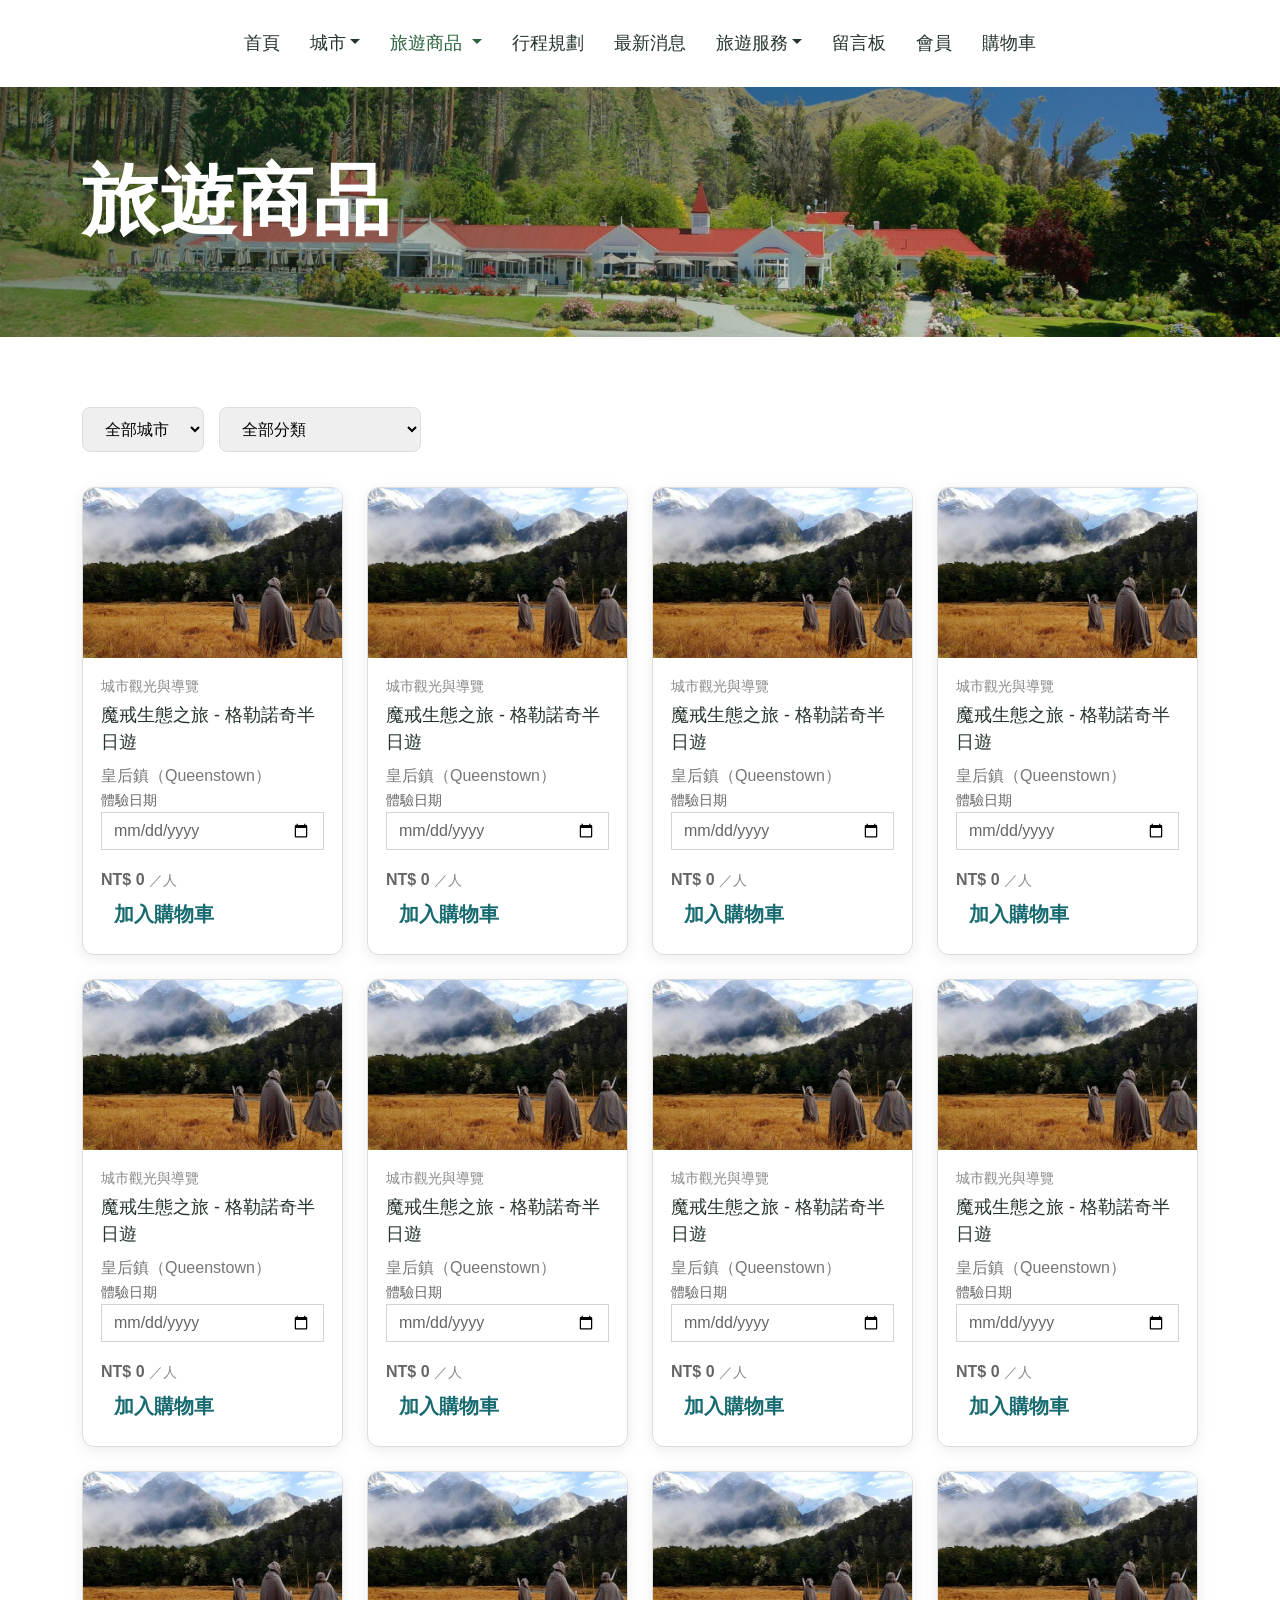
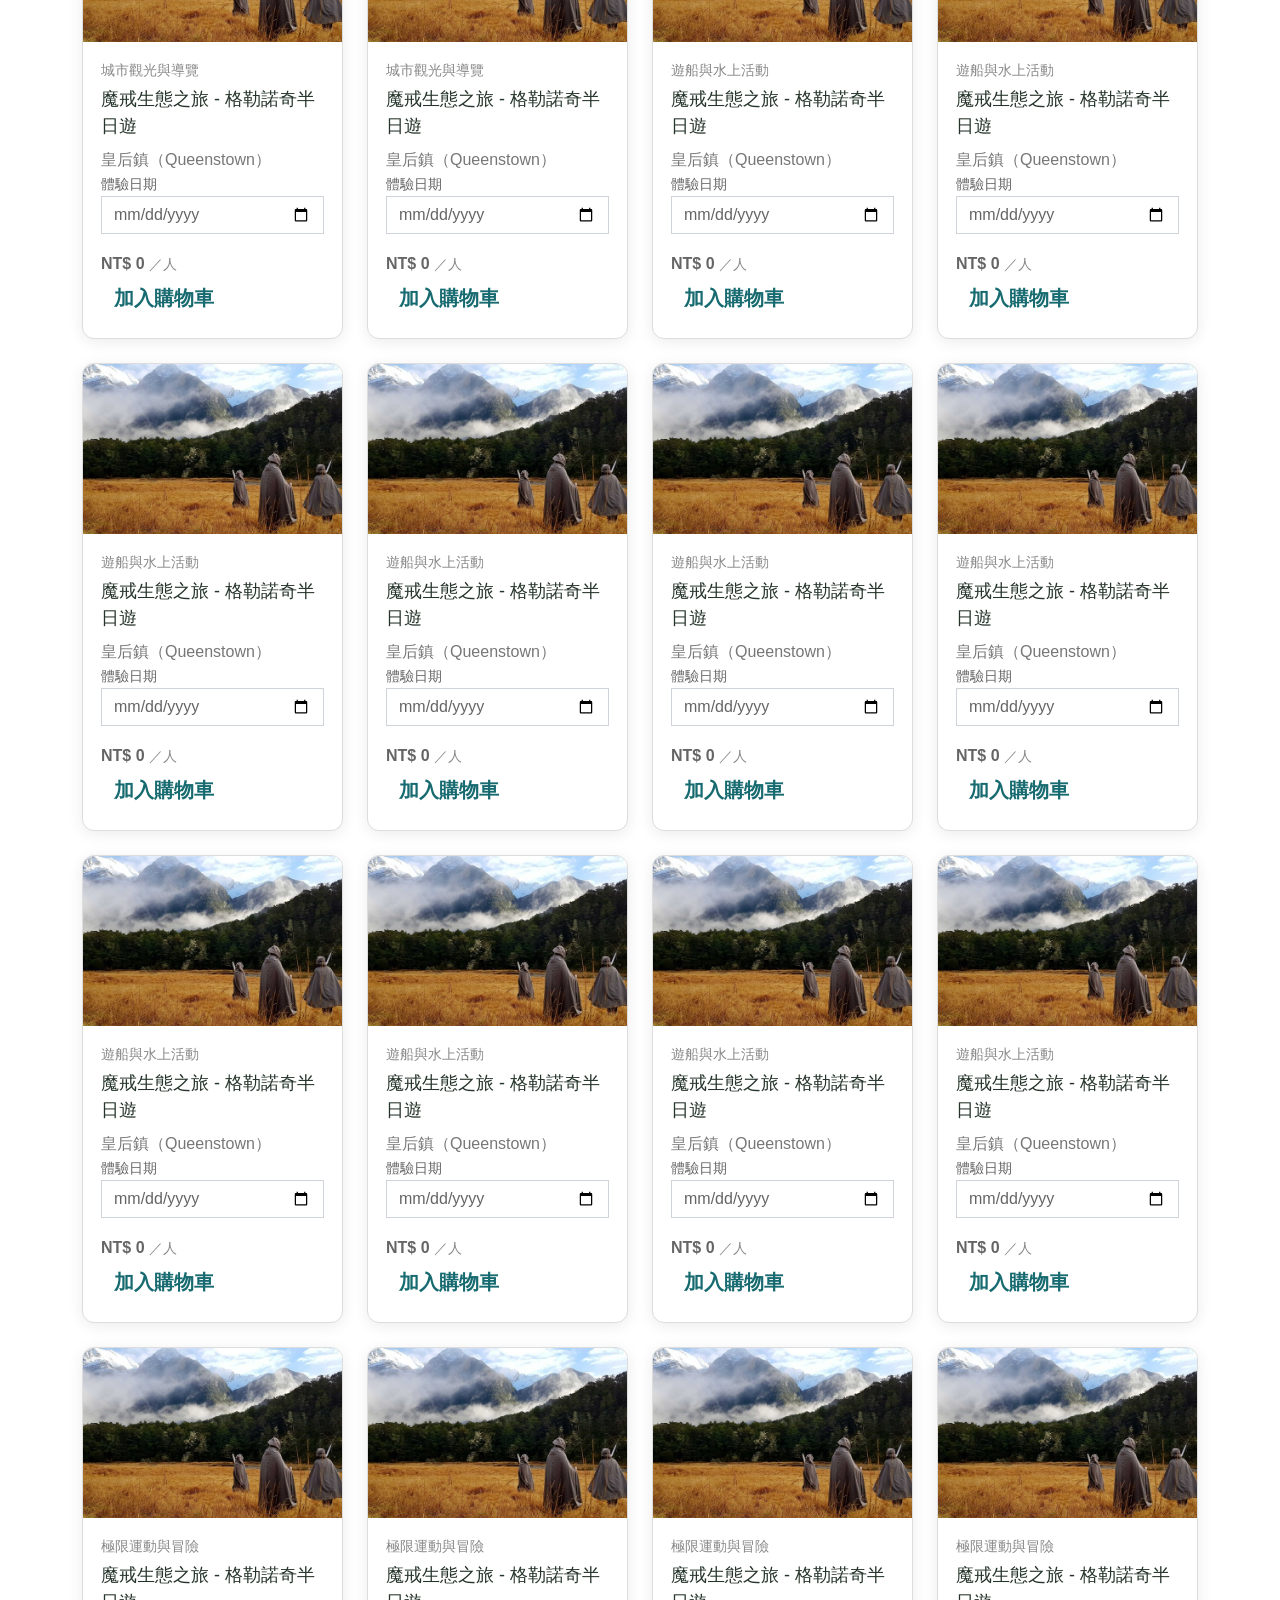
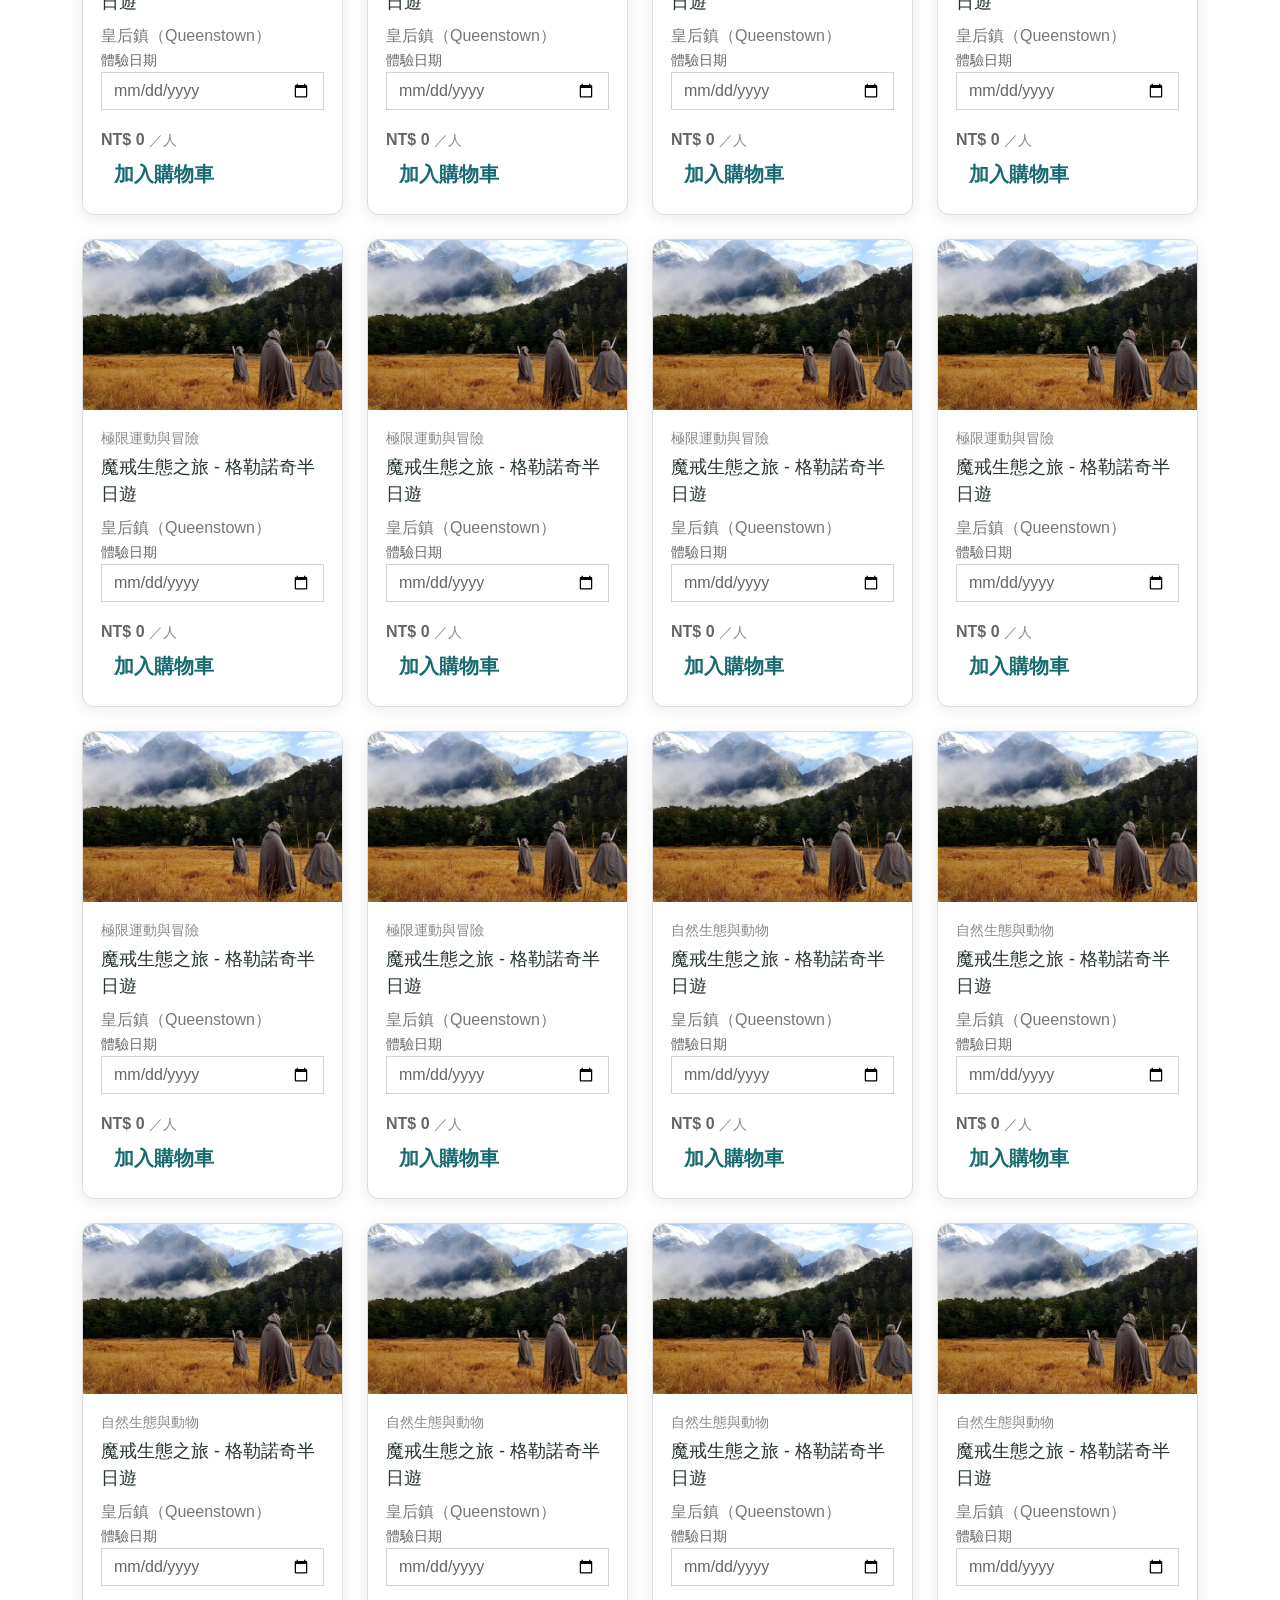
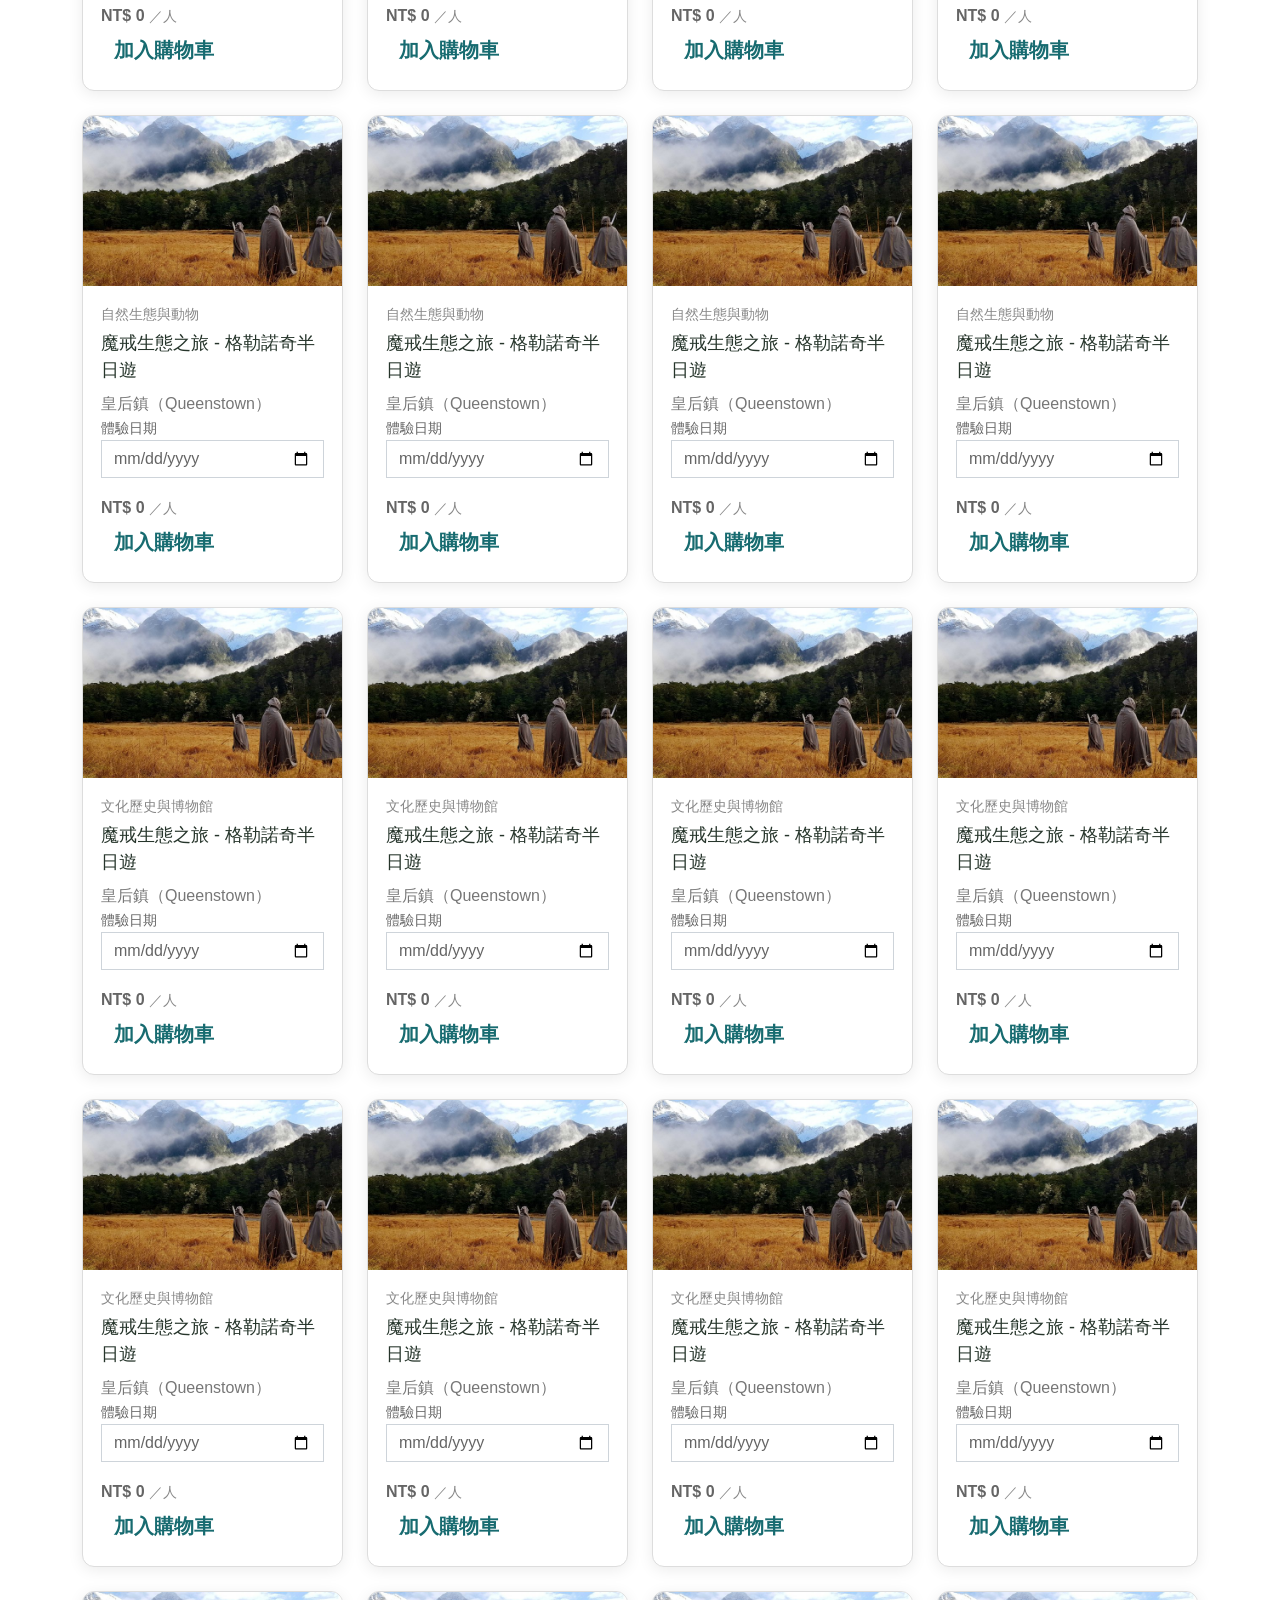
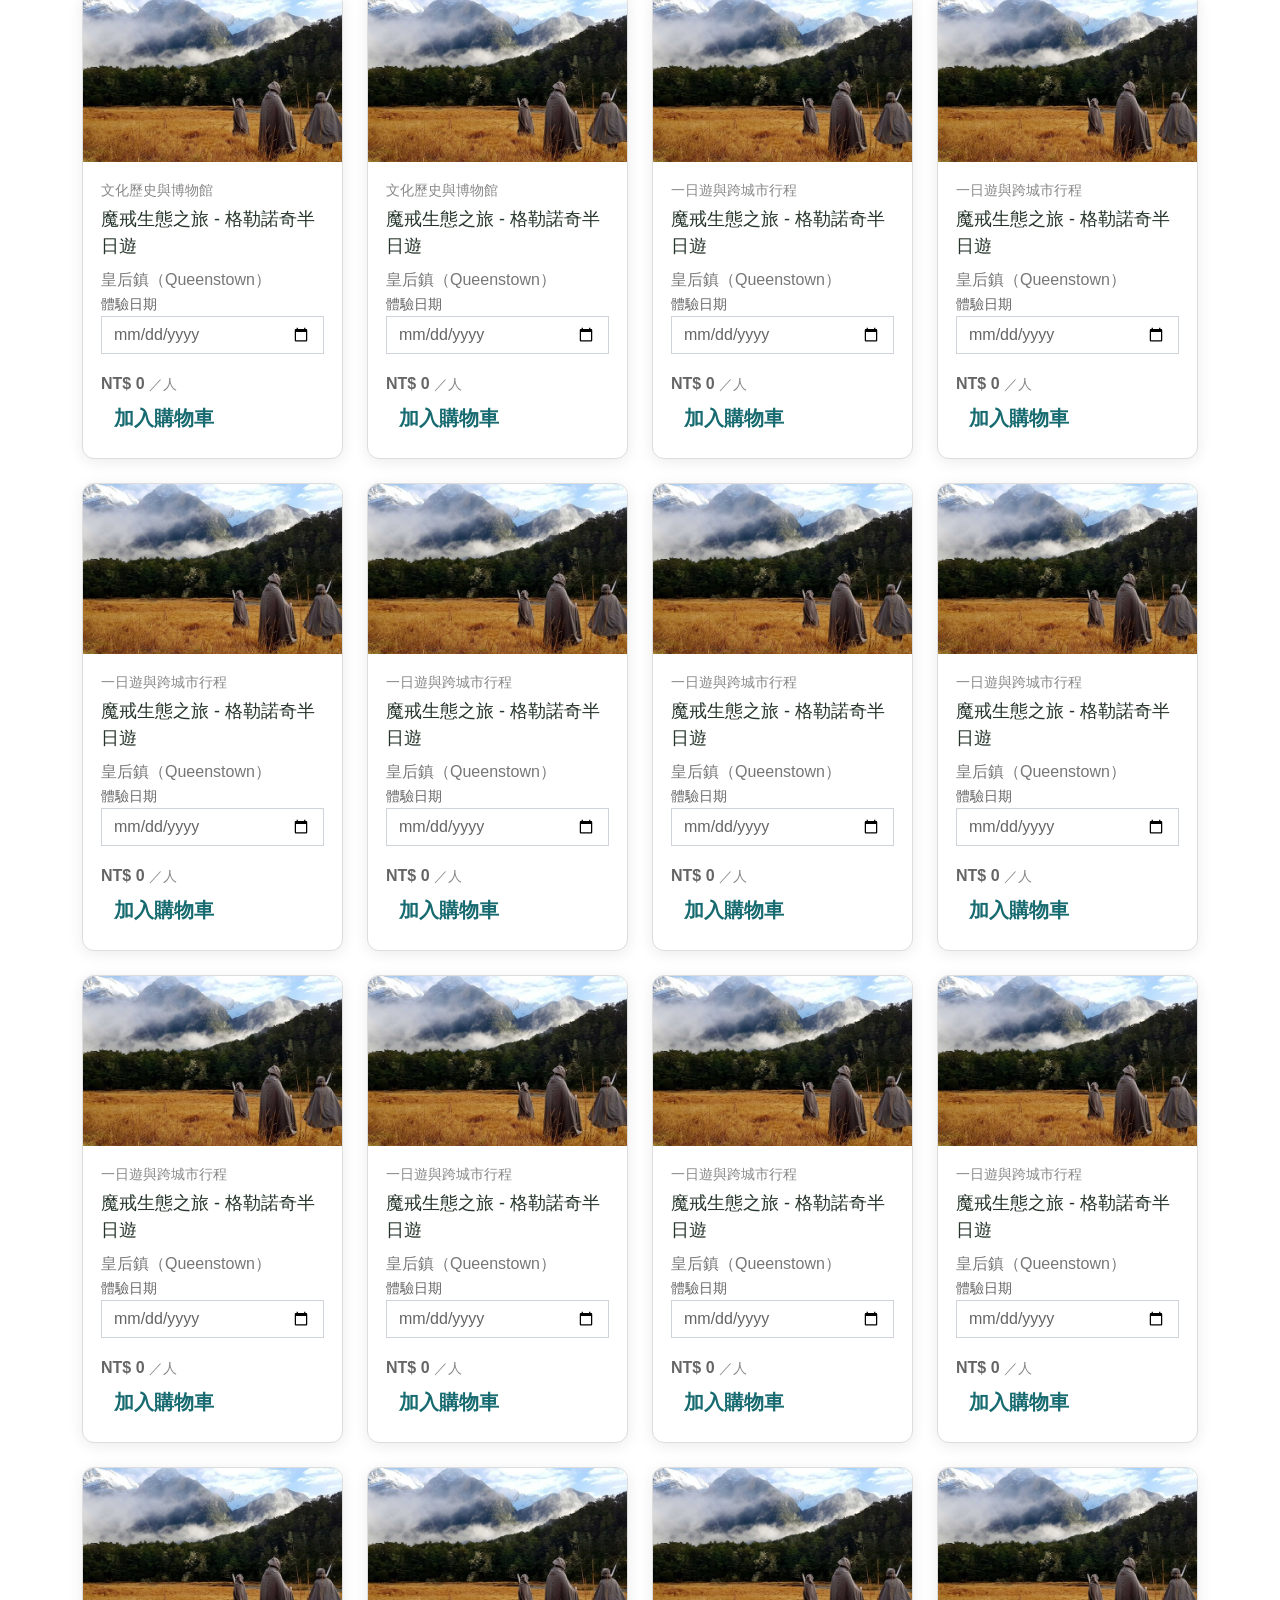
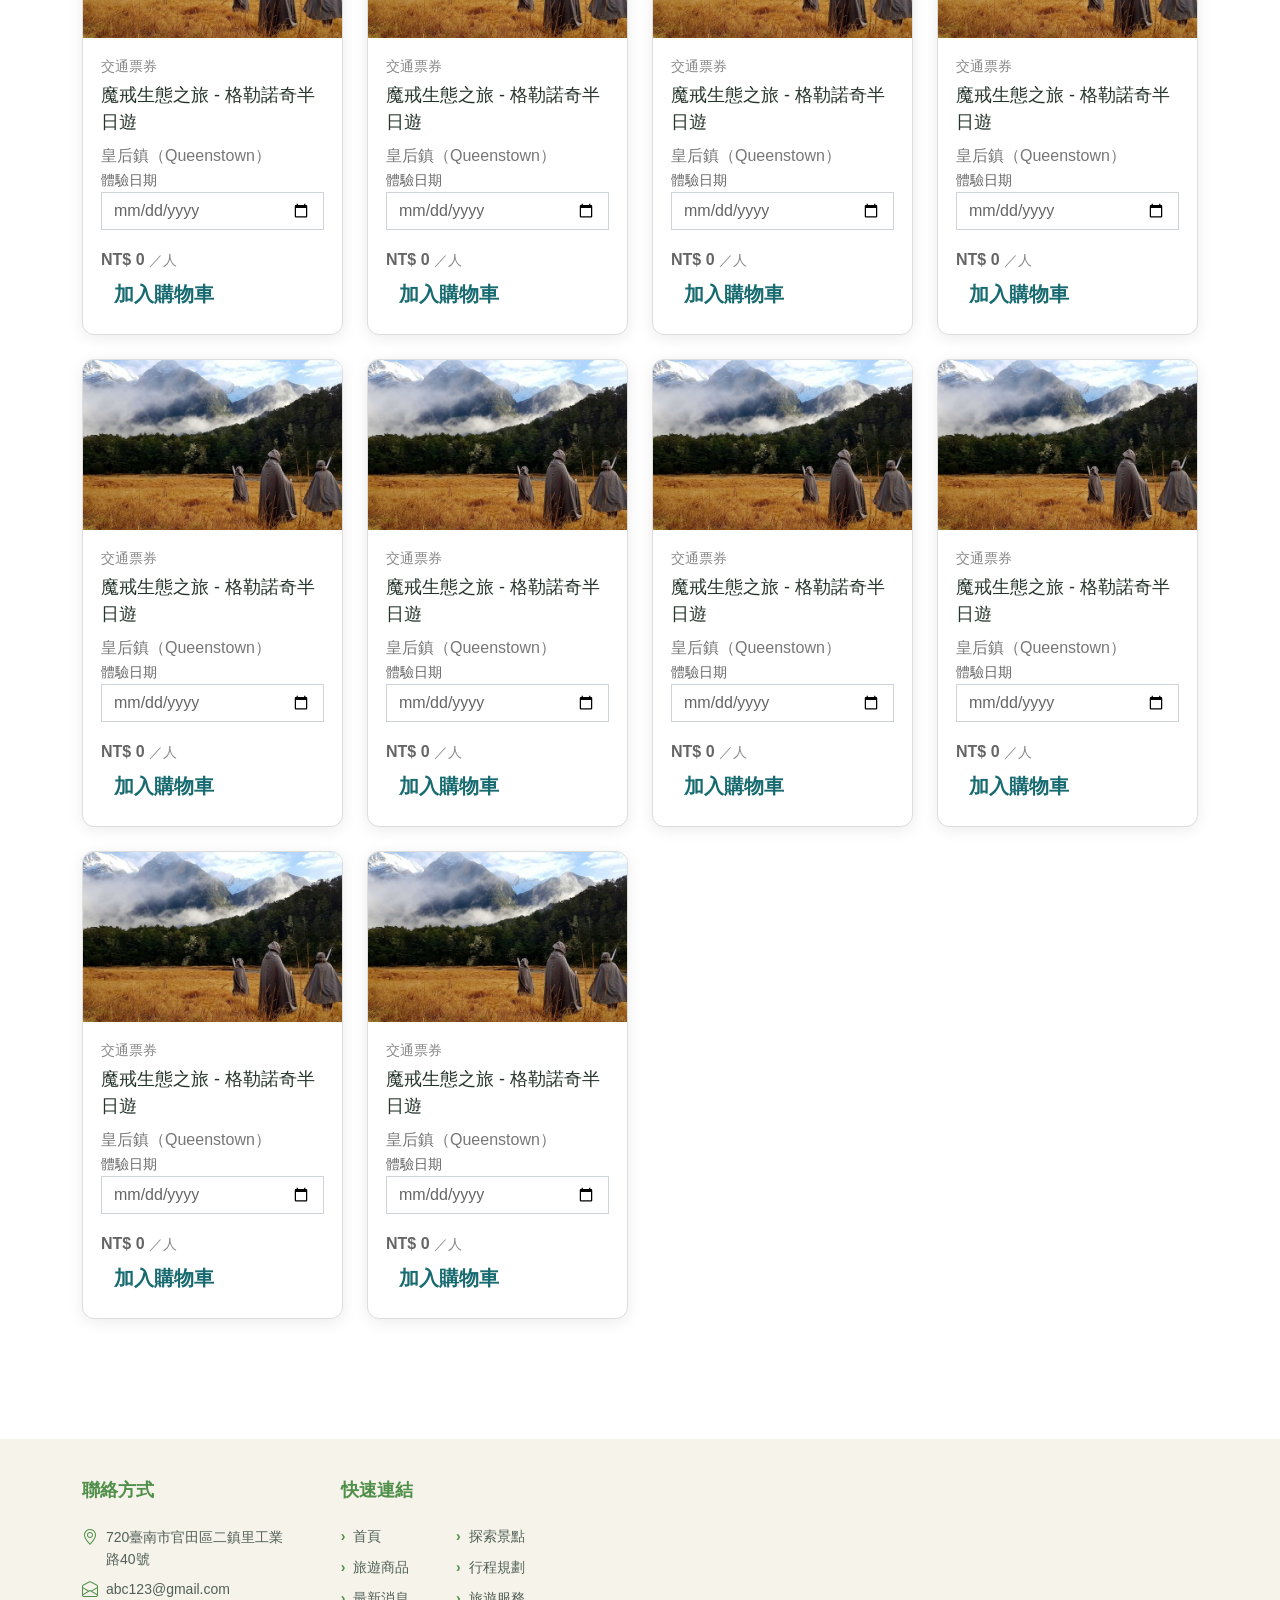
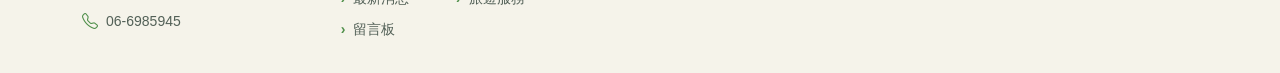
<file: products.html>
<!doctype html>
<html lang="zh-TW">
  <head>
    <meta charset="utf-8" />
    <meta name="viewport" content="width=device-width, initial-scale=1.0" />
    <title>旅遊商品 | KIWI TRAILS</title>
    <link href="css/bootstrap.min.css" rel="stylesheet" />
    <link href="css/style.css" rel="stylesheet" />
    <link href="css/products.css" rel="stylesheet" />
    <link href="css/banner.css" rel="stylesheet" />
    <link href="https://cdnjs.cloudflare.com/ajax/libs/font-awesome/5.10.0/css/all.min.css" rel="stylesheet">
    <link href="https://cdn.jsdelivr.net/npm/bootstrap-icons@1.4.1/font/bootstrap-icons.css" rel="stylesheet">
  </head>

  <body>
    <!-- 導覽列 Start -->
    <nav class="navbar navbar-expand-lg bg-white navbar-dark shadow-sm py-3 py-lg-0 px-3 px-lg-0">
      <button class="navbar-toggler" type="button"
        data-bs-toggle="collapse"
        data-bs-target="#navbarCollapse"
        aria-controls="navbarCollapse"
        aria-expanded="false"
        aria-label="切換導覽列">
        <span class="navbar-toggler-icon"></span>
      </button>
      <div class="collapse navbar-collapse" id="navbarCollapse">
            <div class="navbar-nav ms-auto mx-lg-auto py-0">
				<a href="index.html" class="nav-item nav-link active">首頁</a>
				<div class="nav-item dropdown">
                    <a href="attractions.html" class="nav-link dropdown-toggle" data-bs-toggle="dropdown">城市</a>
                    <div class="dropdown-menu m-0">
						<h6 style="margin: 10px 13px 3px;">南島</h1>
                        <a href="attractions.html?city=Queenstown" class="dropdown-item">皇后鎮（Queenstown）</a>
                        <a href="attractions.html?city=Christchurch" class="dropdown-item">基督城（Christchurch）</a>
						<a href="attractions.html?city=Dunedin" class="dropdown-item">但尼丁（Dunedin）</a>
                        <a href="attractions.html?city=TeAnau" class="dropdown-item">蒂阿瑙（Te Anau）</a>
						<a href="attractions.html?city=Akaroa" class="dropdown-item">阿卡羅阿（Akaroa）</a>
						<h6 style="margin: 10px 13px 3px;">北島</h6>
                        <a href="attractions.html?city=Auckland" class="dropdown-item">奧克蘭（Auckland）</a>
                        <a href="attractions.html?city=Wellington" class="dropdown-item">威靈頓（Wellington）</a>
						<a href="attractions.html?city=Rotorua" class="dropdown-item">羅吐魯阿（Rotorua）</a>
                        <a href="attractions.html?city=Taupo" class="dropdown-item">陶波（Taupo）</a>
						<a href="attractions.html?city=Matamata" class="dropdown-item">瑪塔瑪塔（Matamata）</a>
                    </div>
                </div>
				<div class="nav-item dropdown">
                    <a href="products.html"
                    class="nav-link dropdown-toggle"
                    data-bs-toggle="dropdown">
                        旅遊商品
                    </a>
                    <div class="dropdown-menu m-0">
                        <a href="products.html?category=city-tour"
                        class="dropdown-item">城市觀光與導覽</a>

                        <a href="products.html?category=water-activities"
                        class="dropdown-item">遊船與水上活動</a>

                        <a href="products.html?category=adventure"
                        class="dropdown-item">極限運動與冒險</a>

                        <a href="products.html?category=nature"
                        class="dropdown-item">自然生態與動物</a>

                        <a href="products.html?category=culture"
                        class="dropdown-item">文化歷史與博物館</a>

                        <a href="products.html?category=day-tour"
                        class="dropdown-item">一日遊與跨城市行程</a>

                        <a href="products.html?category=transport"
                        class="dropdown-item">交通票券</a>
                    </div>
                </div>
                <a href="itinerary.html" class="nav-item nav-link">行程規劃</a>
                <a href="news.html" class="nav-item nav-link">最新消息</a>
                <div class="nav-item dropdown">
                    <a href="services.html" class="nav-link dropdown-toggle" data-bs-toggle="dropdown">旅遊服務</a>
                    <div class="dropdown-menu m-0">
                        <a href="services.html#entry" class="dropdown-item">入出境須知</a>
                        <a href="services.html#information" class="dropdown-item">實用資訊</a>
                        <a href="services.html#emergency" class="dropdown-item">緊急情況</a>
                    </div>
               </div>
				<a href="message.html" class="nav-item nav-link">留言板</a>
				<a href="member.html" class="nav-item nav-link">會員</a>
                <a href="car.html" class="nav-item nav-link">購物車</a>
          </div>
        </div>
    </nav>
    <!-- 導覽列 End -->

    <!-- 橫幅 Banner -->
    <div class="container-fluid py-5 attraction-banner">
      <div class="container py-5">
        <div class="row justify-content-start">
          <div class="col-lg-9 text-center text-lg-start">
            <h1 class="display-1 text-white mb-4">旅遊商品</h6>
          </div>
        </div>
      </div>
    </div>
    <!-- 橫幅 Banner --><!-- 商品分類 -->
    <section class="product-section">
      <div class="container">
        <!-- 商品篩選 -->
        <div class="product-filter">
          <select id="cityFilter">
            <option value="all">全部城市</option>
            <option value="Queenstown">皇后鎮</option>
            <option value="Christchurch">基督城</option>
            <option value="Dunedin">但尼丁</option>
            <option value="TeAnau">蒂阿瑙</option>
            <option value="Akaroa">阿卡羅阿</option>
            <option value="Auckland">奧克蘭</option>
            <option value="Wellington">威靈頓</option>
            <option value="Rotorua">羅吐魯阿</option>
            <option value="Taupo">陶波</option>
            <option value="Matamata">瑪塔瑪塔</option>
          </select>

          <select id="categoryFilter">
            <option value="all">全部分類</option>
            <option value="city-tour">城市觀光與導覽</option>
            <option value="water-activities">遊船與水上活動</option>
            <option value="adventure">極限運動與冒險</option>
            <option value="nature">自然生態與動物</option>
            <option value="culture">文化歷史與博物館</option>
            <option value="day-tour">一日遊與跨城市行程</option>
            <option value="transport">交通票券</option>
          </select>
        </div>

        <!-- 商品列表 -->
        <div class="row g-4" id="productList">
          <div class="col-lg-3 col-md-6 product-item" data-category="city-tour" data-city="Queenstown">
            <div class="product-card">
              <div class="product-image">
                <img src="Activity-img/the-rings-tour.jpg" alt="旅遊商品佔位圖片 1" />
              </div>
              <div class="product-info">
                <small class="product-category">城市觀光與導覽</small>
                <h5 class="product-name">魔戒生態之旅 - 格勒諾奇半日遊</h5>
                <p>皇后鎮（Queenstown）</p>
                <label class="small" for="experienceDate-city-tour-1">體驗日期</label>
                <input type="date" id="experienceDate-city-tour-1" class="form-control mb-2" min="2026-11-23" />
                <div class="product-price">NT$ 0 <small>／人</small></div>
                <button type="button" class="btn btn-primary add-to-cart"
                  data-product-id="1"
                  data-name="魔戒生態之旅 - 格勒諾奇半日遊"
                  data-city="Queenstown"
                  data-category="city-tour"
                  data-price="0"
                  data-image="Activity-img/the-rings-tour.jpg">加入購物車</button>
              </div>
            </div>
          </div>
          <div class="col-lg-3 col-md-6 product-item" data-category="city-tour" data-city="Queenstown">
            <div class="product-card">
              <div class="product-image">
                <img src="Activity-img/the-rings-tour.jpg" alt="旅遊商品佔位圖片 2" />
              </div>
              <div class="product-info">
                <small class="product-category">城市觀光與導覽</small>
                <h5 class="product-name">魔戒生態之旅 - 格勒諾奇半日遊</h5>
                <p>皇后鎮（Queenstown）</p>
                <label class="small" for="experienceDate-city-tour-2">體驗日期</label>
                <input type="date" id="experienceDate-city-tour-2" class="form-control mb-2" min="2026-11-23" />
                <div class="product-price">NT$ 0 <small>／人</small></div>
                <button type="button" class="btn btn-primary add-to-cart"
                  data-product-id="1"
                  data-name="魔戒生態之旅 - 格勒諾奇半日遊"
                  data-city="Queenstown"
                  data-category="city-tour"
                  data-price="0"
                  data-image="Activity-img/the-rings-tour.jpg">加入購物車</button>
              </div>
            </div>
          </div>
          <div class="col-lg-3 col-md-6 product-item" data-category="city-tour" data-city="Queenstown">
            <div class="product-card">
              <div class="product-image">
                <img src="Activity-img/the-rings-tour.jpg" alt="旅遊商品佔位圖片 3" />
              </div>
              <div class="product-info">
                <small class="product-category">城市觀光與導覽</small>
                <h5 class="product-name">魔戒生態之旅 - 格勒諾奇半日遊</h5>
                <p>皇后鎮（Queenstown）</p>
                <label class="small" for="experienceDate-city-tour-3">體驗日期</label>
                <input type="date" id="experienceDate-city-tour-3" class="form-control mb-2" min="2026-11-23" />
                <div class="product-price">NT$ 0 <small>／人</small></div>
                <button type="button" class="btn btn-primary add-to-cart"
                  data-product-id="1"
                  data-name="魔戒生態之旅 - 格勒諾奇半日遊"
                  data-city="Queenstown"
                  data-category="city-tour"
                  data-price="0"
                  data-image="Activity-img/the-rings-tour.jpg">加入購物車</button>
              </div>
            </div>
          </div>
          <div class="col-lg-3 col-md-6 product-item" data-category="city-tour" data-city="Queenstown">
            <div class="product-card">
              <div class="product-image">
                <img src="Activity-img/the-rings-tour.jpg" alt="旅遊商品佔位圖片 4" />
              </div>
              <div class="product-info">
                <small class="product-category">城市觀光與導覽</small>
                <h5 class="product-name">魔戒生態之旅 - 格勒諾奇半日遊</h5>
                <p>皇后鎮（Queenstown）</p>
                <label class="small" for="experienceDate-city-tour-4">體驗日期</label>
                <input type="date" id="experienceDate-city-tour-4" class="form-control mb-2" min="2026-11-23" />
                <div class="product-price">NT$ 0 <small>／人</small></div>
                <button type="button" class="btn btn-primary add-to-cart"
                  data-product-id="1"
                  data-name="魔戒生態之旅 - 格勒諾奇半日遊"
                  data-city="Queenstown"
                  data-category="city-tour"
                  data-price="0"
                  data-image="Activity-img/the-rings-tour.jpg">加入購物車</button>
              </div>
            </div>
          </div>
          <div class="col-lg-3 col-md-6 product-item" data-category="city-tour" data-city="Queenstown">
            <div class="product-card">
              <div class="product-image">
                <img src="Activity-img/the-rings-tour.jpg" alt="旅遊商品佔位圖片 5" />
              </div>
              <div class="product-info">
                <small class="product-category">城市觀光與導覽</small>
                <h5 class="product-name">魔戒生態之旅 - 格勒諾奇半日遊</h5>
                <p>皇后鎮（Queenstown）</p>
                <label class="small" for="experienceDate-city-tour-5">體驗日期</label>
                <input type="date" id="experienceDate-city-tour-5" class="form-control mb-2" min="2026-11-23" />
                <div class="product-price">NT$ 0 <small>／人</small></div>
                <button type="button" class="btn btn-primary add-to-cart"
                  data-product-id="1"
                  data-name="魔戒生態之旅 - 格勒諾奇半日遊"
                  data-city="Queenstown"
                  data-category="city-tour"
                  data-price="0"
                  data-image="Activity-img/the-rings-tour.jpg">加入購物車</button>
              </div>
            </div>
          </div>
          <div class="col-lg-3 col-md-6 product-item" data-category="city-tour" data-city="Queenstown">
            <div class="product-card">
              <div class="product-image">
                <img src="Activity-img/the-rings-tour.jpg" alt="旅遊商品佔位圖片 6" />
              </div>
              <div class="product-info">
                <small class="product-category">城市觀光與導覽</small>
                <h5 class="product-name">魔戒生態之旅 - 格勒諾奇半日遊</h5>
                <p>皇后鎮（Queenstown）</p>
                <label class="small" for="experienceDate-city-tour-6">體驗日期</label>
                <input type="date" id="experienceDate-city-tour-6" class="form-control mb-2" min="2026-11-23" />
                <div class="product-price">NT$ 0 <small>／人</small></div>
                <button type="button" class="btn btn-primary add-to-cart"
                  data-product-id="1"
                  data-name="魔戒生態之旅 - 格勒諾奇半日遊"
                  data-city="Queenstown"
                  data-category="city-tour"
                  data-price="0"
                  data-image="Activity-img/the-rings-tour.jpg">加入購物車</button>
              </div>
            </div>
          </div>
          <div class="col-lg-3 col-md-6 product-item" data-category="city-tour" data-city="Queenstown">
            <div class="product-card">
              <div class="product-image">
                <img src="Activity-img/the-rings-tour.jpg" alt="旅遊商品佔位圖片 7" />
              </div>
              <div class="product-info">
                <small class="product-category">城市觀光與導覽</small>
                <h5 class="product-name">魔戒生態之旅 - 格勒諾奇半日遊</h5>
                <p>皇后鎮（Queenstown）</p>
                <label class="small" for="experienceDate-city-tour-7">體驗日期</label>
                <input type="date" id="experienceDate-city-tour-7" class="form-control mb-2" min="2026-11-23" />
                <div class="product-price">NT$ 0 <small>／人</small></div>
                <button type="button" class="btn btn-primary add-to-cart"
                  data-product-id="1"
                  data-name="魔戒生態之旅 - 格勒諾奇半日遊"
                  data-city="Queenstown"
                  data-category="city-tour"
                  data-price="0"
                  data-image="Activity-img/the-rings-tour.jpg">加入購物車</button>
              </div>
            </div>
          </div>
          <div class="col-lg-3 col-md-6 product-item" data-category="city-tour" data-city="Queenstown">
            <div class="product-card">
              <div class="product-image">
                <img src="Activity-img/the-rings-tour.jpg" alt="旅遊商品佔位圖片 8" />
              </div>
              <div class="product-info">
                <small class="product-category">城市觀光與導覽</small>
                <h5 class="product-name">魔戒生態之旅 - 格勒諾奇半日遊</h5>
                <p>皇后鎮（Queenstown）</p>
                <label class="small" for="experienceDate-city-tour-8">體驗日期</label>
                <input type="date" id="experienceDate-city-tour-8" class="form-control mb-2" min="2026-11-23" />
                <div class="product-price">NT$ 0 <small>／人</small></div>
                <button type="button" class="btn btn-primary add-to-cart"
                  data-product-id="1"
                  data-name="魔戒生態之旅 - 格勒諾奇半日遊"
                  data-city="Queenstown"
                  data-category="city-tour"
                  data-price="0"
                  data-image="Activity-img/the-rings-tour.jpg">加入購物車</button>
              </div>
            </div>
          </div>
          <div class="col-lg-3 col-md-6 product-item" data-category="city-tour" data-city="Queenstown">
            <div class="product-card">
              <div class="product-image">
                <img src="Activity-img/the-rings-tour.jpg" alt="旅遊商品佔位圖片 9" />
              </div>
              <div class="product-info">
                <small class="product-category">城市觀光與導覽</small>
                <h5 class="product-name">魔戒生態之旅 - 格勒諾奇半日遊</h5>
                <p>皇后鎮（Queenstown）</p>
                <label class="small" for="experienceDate-city-tour-9">體驗日期</label>
                <input type="date" id="experienceDate-city-tour-9" class="form-control mb-2" min="2026-11-23" />
                <div class="product-price">NT$ 0 <small>／人</small></div>
                <button type="button" class="btn btn-primary add-to-cart"
                  data-product-id="1"
                  data-name="魔戒生態之旅 - 格勒諾奇半日遊"
                  data-city="Queenstown"
                  data-category="city-tour"
                  data-price="0"
                  data-image="Activity-img/the-rings-tour.jpg">加入購物車</button>
              </div>
            </div>
          </div>
          <div class="col-lg-3 col-md-6 product-item" data-category="city-tour" data-city="Queenstown">
            <div class="product-card">
              <div class="product-image">
                <img src="Activity-img/the-rings-tour.jpg" alt="旅遊商品佔位圖片 10" />
              </div>
              <div class="product-info">
                <small class="product-category">城市觀光與導覽</small>
                <h5 class="product-name">魔戒生態之旅 - 格勒諾奇半日遊</h5>
                <p>皇后鎮（Queenstown）</p>
                <label class="small" for="experienceDate-city-tour-10">體驗日期</label>
                <input type="date" id="experienceDate-city-tour-10" class="form-control mb-2" min="2026-11-23" />
                <div class="product-price">NT$ 0 <small>／人</small></div>
                <button type="button" class="btn btn-primary add-to-cart"
                  data-product-id="1"
                  data-name="魔戒生態之旅 - 格勒諾奇半日遊"
                  data-city="Queenstown"
                  data-category="city-tour"
                  data-price="0"
                  data-image="Activity-img/the-rings-tour.jpg">加入購物車</button>
              </div>
            </div>
          </div>
          <div class="col-lg-3 col-md-6 product-item" data-category="water-activities" data-city="Queenstown">
            <div class="product-card">
              <div class="product-image">
                <img src="Activity-img/the-rings-tour.jpg" alt="旅遊商品佔位圖片 1" />
              </div>
              <div class="product-info">
                <small class="product-category">遊船與水上活動</small>
                <h5 class="product-name">魔戒生態之旅 - 格勒諾奇半日遊</h5>
                <p>皇后鎮（Queenstown）</p>
                <label class="small" for="experienceDate-water-activities-1">體驗日期</label>
                <input type="date" id="experienceDate-water-activities-1" class="form-control mb-2" min="2026-11-23" />
                <div class="product-price">NT$ 0 <small>／人</small></div>
                <button type="button" class="btn btn-primary add-to-cart"
                  data-product-id="1"
                  data-name="魔戒生態之旅 - 格勒諾奇半日遊"
                  data-city="Queenstown"
                  data-category="water-activities"
                  data-price="0"
                  data-image="Activity-img/the-rings-tour.jpg">加入購物車</button>
              </div>
            </div>
          </div>
          <div class="col-lg-3 col-md-6 product-item" data-category="water-activities" data-city="Queenstown">
            <div class="product-card">
              <div class="product-image">
                <img src="Activity-img/the-rings-tour.jpg" alt="旅遊商品佔位圖片 2" />
              </div>
              <div class="product-info">
                <small class="product-category">遊船與水上活動</small>
                <h5 class="product-name">魔戒生態之旅 - 格勒諾奇半日遊</h5>
                <p>皇后鎮（Queenstown）</p>
                <label class="small" for="experienceDate-water-activities-2">體驗日期</label>
                <input type="date" id="experienceDate-water-activities-2" class="form-control mb-2" min="2026-11-23" />
                <div class="product-price">NT$ 0 <small>／人</small></div>
                <button type="button" class="btn btn-primary add-to-cart"
                  data-product-id="1"
                  data-name="魔戒生態之旅 - 格勒諾奇半日遊"
                  data-city="Queenstown"
                  data-category="water-activities"
                  data-price="0"
                  data-image="Activity-img/the-rings-tour.jpg">加入購物車</button>
              </div>
            </div>
          </div>
          <div class="col-lg-3 col-md-6 product-item" data-category="water-activities" data-city="Queenstown">
            <div class="product-card">
              <div class="product-image">
                <img src="Activity-img/the-rings-tour.jpg" alt="旅遊商品佔位圖片 3" />
              </div>
              <div class="product-info">
                <small class="product-category">遊船與水上活動</small>
                <h5 class="product-name">魔戒生態之旅 - 格勒諾奇半日遊</h5>
                <p>皇后鎮（Queenstown）</p>
                <label class="small" for="experienceDate-water-activities-3">體驗日期</label>
                <input type="date" id="experienceDate-water-activities-3" class="form-control mb-2" min="2026-11-23" />
                <div class="product-price">NT$ 0 <small>／人</small></div>
                <button type="button" class="btn btn-primary add-to-cart"
                  data-product-id="1"
                  data-name="魔戒生態之旅 - 格勒諾奇半日遊"
                  data-city="Queenstown"
                  data-category="water-activities"
                  data-price="0"
                  data-image="Activity-img/the-rings-tour.jpg">加入購物車</button>
              </div>
            </div>
          </div>
          <div class="col-lg-3 col-md-6 product-item" data-category="water-activities" data-city="Queenstown">
            <div class="product-card">
              <div class="product-image">
                <img src="Activity-img/the-rings-tour.jpg" alt="旅遊商品佔位圖片 4" />
              </div>
              <div class="product-info">
                <small class="product-category">遊船與水上活動</small>
                <h5 class="product-name">魔戒生態之旅 - 格勒諾奇半日遊</h5>
                <p>皇后鎮（Queenstown）</p>
                <label class="small" for="experienceDate-water-activities-4">體驗日期</label>
                <input type="date" id="experienceDate-water-activities-4" class="form-control mb-2" min="2026-11-23" />
                <div class="product-price">NT$ 0 <small>／人</small></div>
                <button type="button" class="btn btn-primary add-to-cart"
                  data-product-id="1"
                  data-name="魔戒生態之旅 - 格勒諾奇半日遊"
                  data-city="Queenstown"
                  data-category="water-activities"
                  data-price="0"
                  data-image="Activity-img/the-rings-tour.jpg">加入購物車</button>
              </div>
            </div>
          </div>
          <div class="col-lg-3 col-md-6 product-item" data-category="water-activities" data-city="Queenstown">
            <div class="product-card">
              <div class="product-image">
                <img src="Activity-img/the-rings-tour.jpg" alt="旅遊商品佔位圖片 5" />
              </div>
              <div class="product-info">
                <small class="product-category">遊船與水上活動</small>
                <h5 class="product-name">魔戒生態之旅 - 格勒諾奇半日遊</h5>
                <p>皇后鎮（Queenstown）</p>
                <label class="small" for="experienceDate-water-activities-5">體驗日期</label>
                <input type="date" id="experienceDate-water-activities-5" class="form-control mb-2" min="2026-11-23" />
                <div class="product-price">NT$ 0 <small>／人</small></div>
                <button type="button" class="btn btn-primary add-to-cart"
                  data-product-id="1"
                  data-name="魔戒生態之旅 - 格勒諾奇半日遊"
                  data-city="Queenstown"
                  data-category="water-activities"
                  data-price="0"
                  data-image="Activity-img/the-rings-tour.jpg">加入購物車</button>
              </div>
            </div>
          </div>
          <div class="col-lg-3 col-md-6 product-item" data-category="water-activities" data-city="Queenstown">
            <div class="product-card">
              <div class="product-image">
                <img src="Activity-img/the-rings-tour.jpg" alt="旅遊商品佔位圖片 6" />
              </div>
              <div class="product-info">
                <small class="product-category">遊船與水上活動</small>
                <h5 class="product-name">魔戒生態之旅 - 格勒諾奇半日遊</h5>
                <p>皇后鎮（Queenstown）</p>
                <label class="small" for="experienceDate-water-activities-6">體驗日期</label>
                <input type="date" id="experienceDate-water-activities-6" class="form-control mb-2" min="2026-11-23" />
                <div class="product-price">NT$ 0 <small>／人</small></div>
                <button type="button" class="btn btn-primary add-to-cart"
                  data-product-id="1"
                  data-name="魔戒生態之旅 - 格勒諾奇半日遊"
                  data-city="Queenstown"
                  data-category="water-activities"
                  data-price="0"
                  data-image="Activity-img/the-rings-tour.jpg">加入購物車</button>
              </div>
            </div>
          </div>
          <div class="col-lg-3 col-md-6 product-item" data-category="water-activities" data-city="Queenstown">
            <div class="product-card">
              <div class="product-image">
                <img src="Activity-img/the-rings-tour.jpg" alt="旅遊商品佔位圖片 7" />
              </div>
              <div class="product-info">
                <small class="product-category">遊船與水上活動</small>
                <h5 class="product-name">魔戒生態之旅 - 格勒諾奇半日遊</h5>
                <p>皇后鎮（Queenstown）</p>
                <label class="small" for="experienceDate-water-activities-7">體驗日期</label>
                <input type="date" id="experienceDate-water-activities-7" class="form-control mb-2" min="2026-11-23" />
                <div class="product-price">NT$ 0 <small>／人</small></div>
                <button type="button" class="btn btn-primary add-to-cart"
                  data-product-id="1"
                  data-name="魔戒生態之旅 - 格勒諾奇半日遊"
                  data-city="Queenstown"
                  data-category="water-activities"
                  data-price="0"
                  data-image="Activity-img/the-rings-tour.jpg">加入購物車</button>
              </div>
            </div>
          </div>
          <div class="col-lg-3 col-md-6 product-item" data-category="water-activities" data-city="Queenstown">
            <div class="product-card">
              <div class="product-image">
                <img src="Activity-img/the-rings-tour.jpg" alt="旅遊商品佔位圖片 8" />
              </div>
              <div class="product-info">
                <small class="product-category">遊船與水上活動</small>
                <h5 class="product-name">魔戒生態之旅 - 格勒諾奇半日遊</h5>
                <p>皇后鎮（Queenstown）</p>
                <label class="small" for="experienceDate-water-activities-8">體驗日期</label>
                <input type="date" id="experienceDate-water-activities-8" class="form-control mb-2" min="2026-11-23" />
                <div class="product-price">NT$ 0 <small>／人</small></div>
                <button type="button" class="btn btn-primary add-to-cart"
                  data-product-id="1"
                  data-name="魔戒生態之旅 - 格勒諾奇半日遊"
                  data-city="Queenstown"
                  data-category="water-activities"
                  data-price="0"
                  data-image="Activity-img/the-rings-tour.jpg">加入購物車</button>
              </div>
            </div>
          </div>
          <div class="col-lg-3 col-md-6 product-item" data-category="water-activities" data-city="Queenstown">
            <div class="product-card">
              <div class="product-image">
                <img src="Activity-img/the-rings-tour.jpg" alt="旅遊商品佔位圖片 9" />
              </div>
              <div class="product-info">
                <small class="product-category">遊船與水上活動</small>
                <h5 class="product-name">魔戒生態之旅 - 格勒諾奇半日遊</h5>
                <p>皇后鎮（Queenstown）</p>
                <label class="small" for="experienceDate-water-activities-9">體驗日期</label>
                <input type="date" id="experienceDate-water-activities-9" class="form-control mb-2" min="2026-11-23" />
                <div class="product-price">NT$ 0 <small>／人</small></div>
                <button type="button" class="btn btn-primary add-to-cart"
                  data-product-id="1"
                  data-name="魔戒生態之旅 - 格勒諾奇半日遊"
                  data-city="Queenstown"
                  data-category="water-activities"
                  data-price="0"
                  data-image="Activity-img/the-rings-tour.jpg">加入購物車</button>
              </div>
            </div>
          </div>
          <div class="col-lg-3 col-md-6 product-item" data-category="water-activities" data-city="Queenstown">
            <div class="product-card">
              <div class="product-image">
                <img src="Activity-img/the-rings-tour.jpg" alt="旅遊商品佔位圖片 10" />
              </div>
              <div class="product-info">
                <small class="product-category">遊船與水上活動</small>
                <h5 class="product-name">魔戒生態之旅 - 格勒諾奇半日遊</h5>
                <p>皇后鎮（Queenstown）</p>
                <label class="small" for="experienceDate-water-activities-10">體驗日期</label>
                <input type="date" id="experienceDate-water-activities-10" class="form-control mb-2" min="2026-11-23" />
                <div class="product-price">NT$ 0 <small>／人</small></div>
                <button type="button" class="btn btn-primary add-to-cart"
                  data-product-id="1"
                  data-name="魔戒生態之旅 - 格勒諾奇半日遊"
                  data-city="Queenstown"
                  data-category="water-activities"
                  data-price="0"
                  data-image="Activity-img/the-rings-tour.jpg">加入購物車</button>
              </div>
            </div>
          </div>
          <div class="col-lg-3 col-md-6 product-item" data-category="adventure" data-city="Queenstown">
            <div class="product-card">
              <div class="product-image">
                <img src="Activity-img/the-rings-tour.jpg" alt="旅遊商品佔位圖片 1" />
              </div>
              <div class="product-info">
                <small class="product-category">極限運動與冒險</small>
                <h5 class="product-name">魔戒生態之旅 - 格勒諾奇半日遊</h5>
                <p>皇后鎮（Queenstown）</p>
                <label class="small" for="experienceDate-adventure-1">體驗日期</label>
                <input type="date" id="experienceDate-adventure-1" class="form-control mb-2" min="2026-11-23" />
                <div class="product-price">NT$ 0 <small>／人</small></div>
                <button type="button" class="btn btn-primary add-to-cart"
                  data-product-id="1"
                  data-name="魔戒生態之旅 - 格勒諾奇半日遊"
                  data-city="Queenstown"
                  data-category="adventure"
                  data-price="0"
                  data-image="Activity-img/the-rings-tour.jpg">加入購物車</button>
              </div>
            </div>
          </div>
          <div class="col-lg-3 col-md-6 product-item" data-category="adventure" data-city="Queenstown">
            <div class="product-card">
              <div class="product-image">
                <img src="Activity-img/the-rings-tour.jpg" alt="旅遊商品佔位圖片 2" />
              </div>
              <div class="product-info">
                <small class="product-category">極限運動與冒險</small>
                <h5 class="product-name">魔戒生態之旅 - 格勒諾奇半日遊</h5>
                <p>皇后鎮（Queenstown）</p>
                <label class="small" for="experienceDate-adventure-2">體驗日期</label>
                <input type="date" id="experienceDate-adventure-2" class="form-control mb-2" min="2026-11-23" />
                <div class="product-price">NT$ 0 <small>／人</small></div>
                <button type="button" class="btn btn-primary add-to-cart"
                  data-product-id="1"
                  data-name="魔戒生態之旅 - 格勒諾奇半日遊"
                  data-city="Queenstown"
                  data-category="adventure"
                  data-price="0"
                  data-image="Activity-img/the-rings-tour.jpg">加入購物車</button>
              </div>
            </div>
          </div>
          <div class="col-lg-3 col-md-6 product-item" data-category="adventure" data-city="Queenstown">
            <div class="product-card">
              <div class="product-image">
                <img src="Activity-img/the-rings-tour.jpg" alt="旅遊商品佔位圖片 3" />
              </div>
              <div class="product-info">
                <small class="product-category">極限運動與冒險</small>
                <h5 class="product-name">魔戒生態之旅 - 格勒諾奇半日遊</h5>
                <p>皇后鎮（Queenstown）</p>
                <label class="small" for="experienceDate-adventure-3">體驗日期</label>
                <input type="date" id="experienceDate-adventure-3" class="form-control mb-2" min="2026-11-23" />
                <div class="product-price">NT$ 0 <small>／人</small></div>
                <button type="button" class="btn btn-primary add-to-cart"
                  data-product-id="1"
                  data-name="魔戒生態之旅 - 格勒諾奇半日遊"
                  data-city="Queenstown"
                  data-category="adventure"
                  data-price="0"
                  data-image="Activity-img/the-rings-tour.jpg">加入購物車</button>
              </div>
            </div>
          </div>
          <div class="col-lg-3 col-md-6 product-item" data-category="adventure" data-city="Queenstown">
            <div class="product-card">
              <div class="product-image">
                <img src="Activity-img/the-rings-tour.jpg" alt="旅遊商品佔位圖片 4" />
              </div>
              <div class="product-info">
                <small class="product-category">極限運動與冒險</small>
                <h5 class="product-name">魔戒生態之旅 - 格勒諾奇半日遊</h5>
                <p>皇后鎮（Queenstown）</p>
                <label class="small" for="experienceDate-adventure-4">體驗日期</label>
                <input type="date" id="experienceDate-adventure-4" class="form-control mb-2" min="2026-11-23" />
                <div class="product-price">NT$ 0 <small>／人</small></div>
                <button type="button" class="btn btn-primary add-to-cart"
                  data-product-id="1"
                  data-name="魔戒生態之旅 - 格勒諾奇半日遊"
                  data-city="Queenstown"
                  data-category="adventure"
                  data-price="0"
                  data-image="Activity-img/the-rings-tour.jpg">加入購物車</button>
              </div>
            </div>
          </div>
          <div class="col-lg-3 col-md-6 product-item" data-category="adventure" data-city="Queenstown">
            <div class="product-card">
              <div class="product-image">
                <img src="Activity-img/the-rings-tour.jpg" alt="旅遊商品佔位圖片 5" />
              </div>
              <div class="product-info">
                <small class="product-category">極限運動與冒險</small>
                <h5 class="product-name">魔戒生態之旅 - 格勒諾奇半日遊</h5>
                <p>皇后鎮（Queenstown）</p>
                <label class="small" for="experienceDate-adventure-5">體驗日期</label>
                <input type="date" id="experienceDate-adventure-5" class="form-control mb-2" min="2026-11-23" />
                <div class="product-price">NT$ 0 <small>／人</small></div>
                <button type="button" class="btn btn-primary add-to-cart"
                  data-product-id="1"
                  data-name="魔戒生態之旅 - 格勒諾奇半日遊"
                  data-city="Queenstown"
                  data-category="adventure"
                  data-price="0"
                  data-image="Activity-img/the-rings-tour.jpg">加入購物車</button>
              </div>
            </div>
          </div>
          <div class="col-lg-3 col-md-6 product-item" data-category="adventure" data-city="Queenstown">
            <div class="product-card">
              <div class="product-image">
                <img src="Activity-img/the-rings-tour.jpg" alt="旅遊商品佔位圖片 6" />
              </div>
              <div class="product-info">
                <small class="product-category">極限運動與冒險</small>
                <h5 class="product-name">魔戒生態之旅 - 格勒諾奇半日遊</h5>
                <p>皇后鎮（Queenstown）</p>
                <label class="small" for="experienceDate-adventure-6">體驗日期</label>
                <input type="date" id="experienceDate-adventure-6" class="form-control mb-2" min="2026-11-23" />
                <div class="product-price">NT$ 0 <small>／人</small></div>
                <button type="button" class="btn btn-primary add-to-cart"
                  data-product-id="1"
                  data-name="魔戒生態之旅 - 格勒諾奇半日遊"
                  data-city="Queenstown"
                  data-category="adventure"
                  data-price="0"
                  data-image="Activity-img/the-rings-tour.jpg">加入購物車</button>
              </div>
            </div>
          </div>
          <div class="col-lg-3 col-md-6 product-item" data-category="adventure" data-city="Queenstown">
            <div class="product-card">
              <div class="product-image">
                <img src="Activity-img/the-rings-tour.jpg" alt="旅遊商品佔位圖片 7" />
              </div>
              <div class="product-info">
                <small class="product-category">極限運動與冒險</small>
                <h5 class="product-name">魔戒生態之旅 - 格勒諾奇半日遊</h5>
                <p>皇后鎮（Queenstown）</p>
                <label class="small" for="experienceDate-adventure-7">體驗日期</label>
                <input type="date" id="experienceDate-adventure-7" class="form-control mb-2" min="2026-11-23" />
                <div class="product-price">NT$ 0 <small>／人</small></div>
                <button type="button" class="btn btn-primary add-to-cart"
                  data-product-id="1"
                  data-name="魔戒生態之旅 - 格勒諾奇半日遊"
                  data-city="Queenstown"
                  data-category="adventure"
                  data-price="0"
                  data-image="Activity-img/the-rings-tour.jpg">加入購物車</button>
              </div>
            </div>
          </div>
          <div class="col-lg-3 col-md-6 product-item" data-category="adventure" data-city="Queenstown">
            <div class="product-card">
              <div class="product-image">
                <img src="Activity-img/the-rings-tour.jpg" alt="旅遊商品佔位圖片 8" />
              </div>
              <div class="product-info">
                <small class="product-category">極限運動與冒險</small>
                <h5 class="product-name">魔戒生態之旅 - 格勒諾奇半日遊</h5>
                <p>皇后鎮（Queenstown）</p>
                <label class="small" for="experienceDate-adventure-8">體驗日期</label>
                <input type="date" id="experienceDate-adventure-8" class="form-control mb-2" min="2026-11-23" />
                <div class="product-price">NT$ 0 <small>／人</small></div>
                <button type="button" class="btn btn-primary add-to-cart"
                  data-product-id="1"
                  data-name="魔戒生態之旅 - 格勒諾奇半日遊"
                  data-city="Queenstown"
                  data-category="adventure"
                  data-price="0"
                  data-image="Activity-img/the-rings-tour.jpg">加入購物車</button>
              </div>
            </div>
          </div>
          <div class="col-lg-3 col-md-6 product-item" data-category="adventure" data-city="Queenstown">
            <div class="product-card">
              <div class="product-image">
                <img src="Activity-img/the-rings-tour.jpg" alt="旅遊商品佔位圖片 9" />
              </div>
              <div class="product-info">
                <small class="product-category">極限運動與冒險</small>
                <h5 class="product-name">魔戒生態之旅 - 格勒諾奇半日遊</h5>
                <p>皇后鎮（Queenstown）</p>
                <label class="small" for="experienceDate-adventure-9">體驗日期</label>
                <input type="date" id="experienceDate-adventure-9" class="form-control mb-2" min="2026-11-23" />
                <div class="product-price">NT$ 0 <small>／人</small></div>
                <button type="button" class="btn btn-primary add-to-cart"
                  data-product-id="1"
                  data-name="魔戒生態之旅 - 格勒諾奇半日遊"
                  data-city="Queenstown"
                  data-category="adventure"
                  data-price="0"
                  data-image="Activity-img/the-rings-tour.jpg">加入購物車</button>
              </div>
            </div>
          </div>
          <div class="col-lg-3 col-md-6 product-item" data-category="adventure" data-city="Queenstown">
            <div class="product-card">
              <div class="product-image">
                <img src="Activity-img/the-rings-tour.jpg" alt="旅遊商品佔位圖片 10" />
              </div>
              <div class="product-info">
                <small class="product-category">極限運動與冒險</small>
                <h5 class="product-name">魔戒生態之旅 - 格勒諾奇半日遊</h5>
                <p>皇后鎮（Queenstown）</p>
                <label class="small" for="experienceDate-adventure-10">體驗日期</label>
                <input type="date" id="experienceDate-adventure-10" class="form-control mb-2" min="2026-11-23" />
                <div class="product-price">NT$ 0 <small>／人</small></div>
                <button type="button" class="btn btn-primary add-to-cart"
                  data-product-id="1"
                  data-name="魔戒生態之旅 - 格勒諾奇半日遊"
                  data-city="Queenstown"
                  data-category="adventure"
                  data-price="0"
                  data-image="Activity-img/the-rings-tour.jpg">加入購物車</button>
              </div>
            </div>
          </div>
          <div class="col-lg-3 col-md-6 product-item" data-category="nature" data-city="Queenstown">
            <div class="product-card">
              <div class="product-image">
                <img src="Activity-img/the-rings-tour.jpg" alt="旅遊商品佔位圖片 1" />
              </div>
              <div class="product-info">
                <small class="product-category">自然生態與動物</small>
                <h5 class="product-name">魔戒生態之旅 - 格勒諾奇半日遊</h5>
                <p>皇后鎮（Queenstown）</p>
                <label class="small" for="experienceDate-nature-1">體驗日期</label>
                <input type="date" id="experienceDate-nature-1" class="form-control mb-2" min="2026-11-23" />
                <div class="product-price">NT$ 0 <small>／人</small></div>
                <button type="button" class="btn btn-primary add-to-cart"
                  data-product-id="1"
                  data-name="魔戒生態之旅 - 格勒諾奇半日遊"
                  data-city="Queenstown"
                  data-category="nature"
                  data-price="0"
                  data-image="Activity-img/the-rings-tour.jpg">加入購物車</button>
              </div>
            </div>
          </div>
          <div class="col-lg-3 col-md-6 product-item" data-category="nature" data-city="Queenstown">
            <div class="product-card">
              <div class="product-image">
                <img src="Activity-img/the-rings-tour.jpg" alt="旅遊商品佔位圖片 2" />
              </div>
              <div class="product-info">
                <small class="product-category">自然生態與動物</small>
                <h5 class="product-name">魔戒生態之旅 - 格勒諾奇半日遊</h5>
                <p>皇后鎮（Queenstown）</p>
                <label class="small" for="experienceDate-nature-2">體驗日期</label>
                <input type="date" id="experienceDate-nature-2" class="form-control mb-2" min="2026-11-23" />
                <div class="product-price">NT$ 0 <small>／人</small></div>
                <button type="button" class="btn btn-primary add-to-cart"
                  data-product-id="1"
                  data-name="魔戒生態之旅 - 格勒諾奇半日遊"
                  data-city="Queenstown"
                  data-category="nature"
                  data-price="0"
                  data-image="Activity-img/the-rings-tour.jpg">加入購物車</button>
              </div>
            </div>
          </div>
          <div class="col-lg-3 col-md-6 product-item" data-category="nature" data-city="Queenstown">
            <div class="product-card">
              <div class="product-image">
                <img src="Activity-img/the-rings-tour.jpg" alt="旅遊商品佔位圖片 3" />
              </div>
              <div class="product-info">
                <small class="product-category">自然生態與動物</small>
                <h5 class="product-name">魔戒生態之旅 - 格勒諾奇半日遊</h5>
                <p>皇后鎮（Queenstown）</p>
                <label class="small" for="experienceDate-nature-3">體驗日期</label>
                <input type="date" id="experienceDate-nature-3" class="form-control mb-2" min="2026-11-23" />
                <div class="product-price">NT$ 0 <small>／人</small></div>
                <button type="button" class="btn btn-primary add-to-cart"
                  data-product-id="1"
                  data-name="魔戒生態之旅 - 格勒諾奇半日遊"
                  data-city="Queenstown"
                  data-category="nature"
                  data-price="0"
                  data-image="Activity-img/the-rings-tour.jpg">加入購物車</button>
              </div>
            </div>
          </div>
          <div class="col-lg-3 col-md-6 product-item" data-category="nature" data-city="Queenstown">
            <div class="product-card">
              <div class="product-image">
                <img src="Activity-img/the-rings-tour.jpg" alt="旅遊商品佔位圖片 4" />
              </div>
              <div class="product-info">
                <small class="product-category">自然生態與動物</small>
                <h5 class="product-name">魔戒生態之旅 - 格勒諾奇半日遊</h5>
                <p>皇后鎮（Queenstown）</p>
                <label class="small" for="experienceDate-nature-4">體驗日期</label>
                <input type="date" id="experienceDate-nature-4" class="form-control mb-2" min="2026-11-23" />
                <div class="product-price">NT$ 0 <small>／人</small></div>
                <button type="button" class="btn btn-primary add-to-cart"
                  data-product-id="1"
                  data-name="魔戒生態之旅 - 格勒諾奇半日遊"
                  data-city="Queenstown"
                  data-category="nature"
                  data-price="0"
                  data-image="Activity-img/the-rings-tour.jpg">加入購物車</button>
              </div>
            </div>
          </div>
          <div class="col-lg-3 col-md-6 product-item" data-category="nature" data-city="Queenstown">
            <div class="product-card">
              <div class="product-image">
                <img src="Activity-img/the-rings-tour.jpg" alt="旅遊商品佔位圖片 5" />
              </div>
              <div class="product-info">
                <small class="product-category">自然生態與動物</small>
                <h5 class="product-name">魔戒生態之旅 - 格勒諾奇半日遊</h5>
                <p>皇后鎮（Queenstown）</p>
                <label class="small" for="experienceDate-nature-5">體驗日期</label>
                <input type="date" id="experienceDate-nature-5" class="form-control mb-2" min="2026-11-23" />
                <div class="product-price">NT$ 0 <small>／人</small></div>
                <button type="button" class="btn btn-primary add-to-cart"
                  data-product-id="1"
                  data-name="魔戒生態之旅 - 格勒諾奇半日遊"
                  data-city="Queenstown"
                  data-category="nature"
                  data-price="0"
                  data-image="Activity-img/the-rings-tour.jpg">加入購物車</button>
              </div>
            </div>
          </div>
          <div class="col-lg-3 col-md-6 product-item" data-category="nature" data-city="Queenstown">
            <div class="product-card">
              <div class="product-image">
                <img src="Activity-img/the-rings-tour.jpg" alt="旅遊商品佔位圖片 6" />
              </div>
              <div class="product-info">
                <small class="product-category">自然生態與動物</small>
                <h5 class="product-name">魔戒生態之旅 - 格勒諾奇半日遊</h5>
                <p>皇后鎮（Queenstown）</p>
                <label class="small" for="experienceDate-nature-6">體驗日期</label>
                <input type="date" id="experienceDate-nature-6" class="form-control mb-2" min="2026-11-23" />
                <div class="product-price">NT$ 0 <small>／人</small></div>
                <button type="button" class="btn btn-primary add-to-cart"
                  data-product-id="1"
                  data-name="魔戒生態之旅 - 格勒諾奇半日遊"
                  data-city="Queenstown"
                  data-category="nature"
                  data-price="0"
                  data-image="Activity-img/the-rings-tour.jpg">加入購物車</button>
              </div>
            </div>
          </div>
          <div class="col-lg-3 col-md-6 product-item" data-category="nature" data-city="Queenstown">
            <div class="product-card">
              <div class="product-image">
                <img src="Activity-img/the-rings-tour.jpg" alt="旅遊商品佔位圖片 7" />
              </div>
              <div class="product-info">
                <small class="product-category">自然生態與動物</small>
                <h5 class="product-name">魔戒生態之旅 - 格勒諾奇半日遊</h5>
                <p>皇后鎮（Queenstown）</p>
                <label class="small" for="experienceDate-nature-7">體驗日期</label>
                <input type="date" id="experienceDate-nature-7" class="form-control mb-2" min="2026-11-23" />
                <div class="product-price">NT$ 0 <small>／人</small></div>
                <button type="button" class="btn btn-primary add-to-cart"
                  data-product-id="1"
                  data-name="魔戒生態之旅 - 格勒諾奇半日遊"
                  data-city="Queenstown"
                  data-category="nature"
                  data-price="0"
                  data-image="Activity-img/the-rings-tour.jpg">加入購物車</button>
              </div>
            </div>
          </div>
          <div class="col-lg-3 col-md-6 product-item" data-category="nature" data-city="Queenstown">
            <div class="product-card">
              <div class="product-image">
                <img src="Activity-img/the-rings-tour.jpg" alt="旅遊商品佔位圖片 8" />
              </div>
              <div class="product-info">
                <small class="product-category">自然生態與動物</small>
                <h5 class="product-name">魔戒生態之旅 - 格勒諾奇半日遊</h5>
                <p>皇后鎮（Queenstown）</p>
                <label class="small" for="experienceDate-nature-8">體驗日期</label>
                <input type="date" id="experienceDate-nature-8" class="form-control mb-2" min="2026-11-23" />
                <div class="product-price">NT$ 0 <small>／人</small></div>
                <button type="button" class="btn btn-primary add-to-cart"
                  data-product-id="1"
                  data-name="魔戒生態之旅 - 格勒諾奇半日遊"
                  data-city="Queenstown"
                  data-category="nature"
                  data-price="0"
                  data-image="Activity-img/the-rings-tour.jpg">加入購物車</button>
              </div>
            </div>
          </div>
          <div class="col-lg-3 col-md-6 product-item" data-category="nature" data-city="Queenstown">
            <div class="product-card">
              <div class="product-image">
                <img src="Activity-img/the-rings-tour.jpg" alt="旅遊商品佔位圖片 9" />
              </div>
              <div class="product-info">
                <small class="product-category">自然生態與動物</small>
                <h5 class="product-name">魔戒生態之旅 - 格勒諾奇半日遊</h5>
                <p>皇后鎮（Queenstown）</p>
                <label class="small" for="experienceDate-nature-9">體驗日期</label>
                <input type="date" id="experienceDate-nature-9" class="form-control mb-2" min="2026-11-23" />
                <div class="product-price">NT$ 0 <small>／人</small></div>
                <button type="button" class="btn btn-primary add-to-cart"
                  data-product-id="1"
                  data-name="魔戒生態之旅 - 格勒諾奇半日遊"
                  data-city="Queenstown"
                  data-category="nature"
                  data-price="0"
                  data-image="Activity-img/the-rings-tour.jpg">加入購物車</button>
              </div>
            </div>
          </div>
          <div class="col-lg-3 col-md-6 product-item" data-category="nature" data-city="Queenstown">
            <div class="product-card">
              <div class="product-image">
                <img src="Activity-img/the-rings-tour.jpg" alt="旅遊商品佔位圖片 10" />
              </div>
              <div class="product-info">
                <small class="product-category">自然生態與動物</small>
                <h5 class="product-name">魔戒生態之旅 - 格勒諾奇半日遊</h5>
                <p>皇后鎮（Queenstown）</p>
                <label class="small" for="experienceDate-nature-10">體驗日期</label>
                <input type="date" id="experienceDate-nature-10" class="form-control mb-2" min="2026-11-23" />
                <div class="product-price">NT$ 0 <small>／人</small></div>
                <button type="button" class="btn btn-primary add-to-cart"
                  data-product-id="1"
                  data-name="魔戒生態之旅 - 格勒諾奇半日遊"
                  data-city="Queenstown"
                  data-category="nature"
                  data-price="0"
                  data-image="Activity-img/the-rings-tour.jpg">加入購物車</button>
              </div>
            </div>
          </div>
          <div class="col-lg-3 col-md-6 product-item" data-category="culture" data-city="Queenstown">
            <div class="product-card">
              <div class="product-image">
                <img src="Activity-img/the-rings-tour.jpg" alt="旅遊商品佔位圖片 1" />
              </div>
              <div class="product-info">
                <small class="product-category">文化歷史與博物館</small>
                <h5 class="product-name">魔戒生態之旅 - 格勒諾奇半日遊</h5>
                <p>皇后鎮（Queenstown）</p>
                <label class="small" for="experienceDate-culture-1">體驗日期</label>
                <input type="date" id="experienceDate-culture-1" class="form-control mb-2" min="2026-11-23" />
                <div class="product-price">NT$ 0 <small>／人</small></div>
                <button type="button" class="btn btn-primary add-to-cart"
                  data-product-id="1"
                  data-name="魔戒生態之旅 - 格勒諾奇半日遊"
                  data-city="Queenstown"
                  data-category="culture"
                  data-price="0"
                  data-image="Activity-img/the-rings-tour.jpg">加入購物車</button>
              </div>
            </div>
          </div>
          <div class="col-lg-3 col-md-6 product-item" data-category="culture" data-city="Queenstown">
            <div class="product-card">
              <div class="product-image">
                <img src="Activity-img/the-rings-tour.jpg" alt="旅遊商品佔位圖片 2" />
              </div>
              <div class="product-info">
                <small class="product-category">文化歷史與博物館</small>
                <h5 class="product-name">魔戒生態之旅 - 格勒諾奇半日遊</h5>
                <p>皇后鎮（Queenstown）</p>
                <label class="small" for="experienceDate-culture-2">體驗日期</label>
                <input type="date" id="experienceDate-culture-2" class="form-control mb-2" min="2026-11-23" />
                <div class="product-price">NT$ 0 <small>／人</small></div>
                <button type="button" class="btn btn-primary add-to-cart"
                  data-product-id="1"
                  data-name="魔戒生態之旅 - 格勒諾奇半日遊"
                  data-city="Queenstown"
                  data-category="culture"
                  data-price="0"
                  data-image="Activity-img/the-rings-tour.jpg">加入購物車</button>
              </div>
            </div>
          </div>
          <div class="col-lg-3 col-md-6 product-item" data-category="culture" data-city="Queenstown">
            <div class="product-card">
              <div class="product-image">
                <img src="Activity-img/the-rings-tour.jpg" alt="旅遊商品佔位圖片 3" />
              </div>
              <div class="product-info">
                <small class="product-category">文化歷史與博物館</small>
                <h5 class="product-name">魔戒生態之旅 - 格勒諾奇半日遊</h5>
                <p>皇后鎮（Queenstown）</p>
                <label class="small" for="experienceDate-culture-3">體驗日期</label>
                <input type="date" id="experienceDate-culture-3" class="form-control mb-2" min="2026-11-23" />
                <div class="product-price">NT$ 0 <small>／人</small></div>
                <button type="button" class="btn btn-primary add-to-cart"
                  data-product-id="1"
                  data-name="魔戒生態之旅 - 格勒諾奇半日遊"
                  data-city="Queenstown"
                  data-category="culture"
                  data-price="0"
                  data-image="Activity-img/the-rings-tour.jpg">加入購物車</button>
              </div>
            </div>
          </div>
          <div class="col-lg-3 col-md-6 product-item" data-category="culture" data-city="Queenstown">
            <div class="product-card">
              <div class="product-image">
                <img src="Activity-img/the-rings-tour.jpg" alt="旅遊商品佔位圖片 4" />
              </div>
              <div class="product-info">
                <small class="product-category">文化歷史與博物館</small>
                <h5 class="product-name">魔戒生態之旅 - 格勒諾奇半日遊</h5>
                <p>皇后鎮（Queenstown）</p>
                <label class="small" for="experienceDate-culture-4">體驗日期</label>
                <input type="date" id="experienceDate-culture-4" class="form-control mb-2" min="2026-11-23" />
                <div class="product-price">NT$ 0 <small>／人</small></div>
                <button type="button" class="btn btn-primary add-to-cart"
                  data-product-id="1"
                  data-name="魔戒生態之旅 - 格勒諾奇半日遊"
                  data-city="Queenstown"
                  data-category="culture"
                  data-price="0"
                  data-image="Activity-img/the-rings-tour.jpg">加入購物車</button>
              </div>
            </div>
          </div>
          <div class="col-lg-3 col-md-6 product-item" data-category="culture" data-city="Queenstown">
            <div class="product-card">
              <div class="product-image">
                <img src="Activity-img/the-rings-tour.jpg" alt="旅遊商品佔位圖片 5" />
              </div>
              <div class="product-info">
                <small class="product-category">文化歷史與博物館</small>
                <h5 class="product-name">魔戒生態之旅 - 格勒諾奇半日遊</h5>
                <p>皇后鎮（Queenstown）</p>
                <label class="small" for="experienceDate-culture-5">體驗日期</label>
                <input type="date" id="experienceDate-culture-5" class="form-control mb-2" min="2026-11-23" />
                <div class="product-price">NT$ 0 <small>／人</small></div>
                <button type="button" class="btn btn-primary add-to-cart"
                  data-product-id="1"
                  data-name="魔戒生態之旅 - 格勒諾奇半日遊"
                  data-city="Queenstown"
                  data-category="culture"
                  data-price="0"
                  data-image="Activity-img/the-rings-tour.jpg">加入購物車</button>
              </div>
            </div>
          </div>
          <div class="col-lg-3 col-md-6 product-item" data-category="culture" data-city="Queenstown">
            <div class="product-card">
              <div class="product-image">
                <img src="Activity-img/the-rings-tour.jpg" alt="旅遊商品佔位圖片 6" />
              </div>
              <div class="product-info">
                <small class="product-category">文化歷史與博物館</small>
                <h5 class="product-name">魔戒生態之旅 - 格勒諾奇半日遊</h5>
                <p>皇后鎮（Queenstown）</p>
                <label class="small" for="experienceDate-culture-6">體驗日期</label>
                <input type="date" id="experienceDate-culture-6" class="form-control mb-2" min="2026-11-23" />
                <div class="product-price">NT$ 0 <small>／人</small></div>
                <button type="button" class="btn btn-primary add-to-cart"
                  data-product-id="1"
                  data-name="魔戒生態之旅 - 格勒諾奇半日遊"
                  data-city="Queenstown"
                  data-category="culture"
                  data-price="0"
                  data-image="Activity-img/the-rings-tour.jpg">加入購物車</button>
              </div>
            </div>
          </div>
          <div class="col-lg-3 col-md-6 product-item" data-category="culture" data-city="Queenstown">
            <div class="product-card">
              <div class="product-image">
                <img src="Activity-img/the-rings-tour.jpg" alt="旅遊商品佔位圖片 7" />
              </div>
              <div class="product-info">
                <small class="product-category">文化歷史與博物館</small>
                <h5 class="product-name">魔戒生態之旅 - 格勒諾奇半日遊</h5>
                <p>皇后鎮（Queenstown）</p>
                <label class="small" for="experienceDate-culture-7">體驗日期</label>
                <input type="date" id="experienceDate-culture-7" class="form-control mb-2" min="2026-11-23" />
                <div class="product-price">NT$ 0 <small>／人</small></div>
                <button type="button" class="btn btn-primary add-to-cart"
                  data-product-id="1"
                  data-name="魔戒生態之旅 - 格勒諾奇半日遊"
                  data-city="Queenstown"
                  data-category="culture"
                  data-price="0"
                  data-image="Activity-img/the-rings-tour.jpg">加入購物車</button>
              </div>
            </div>
          </div>
          <div class="col-lg-3 col-md-6 product-item" data-category="culture" data-city="Queenstown">
            <div class="product-card">
              <div class="product-image">
                <img src="Activity-img/the-rings-tour.jpg" alt="旅遊商品佔位圖片 8" />
              </div>
              <div class="product-info">
                <small class="product-category">文化歷史與博物館</small>
                <h5 class="product-name">魔戒生態之旅 - 格勒諾奇半日遊</h5>
                <p>皇后鎮（Queenstown）</p>
                <label class="small" for="experienceDate-culture-8">體驗日期</label>
                <input type="date" id="experienceDate-culture-8" class="form-control mb-2" min="2026-11-23" />
                <div class="product-price">NT$ 0 <small>／人</small></div>
                <button type="button" class="btn btn-primary add-to-cart"
                  data-product-id="1"
                  data-name="魔戒生態之旅 - 格勒諾奇半日遊"
                  data-city="Queenstown"
                  data-category="culture"
                  data-price="0"
                  data-image="Activity-img/the-rings-tour.jpg">加入購物車</button>
              </div>
            </div>
          </div>
          <div class="col-lg-3 col-md-6 product-item" data-category="culture" data-city="Queenstown">
            <div class="product-card">
              <div class="product-image">
                <img src="Activity-img/the-rings-tour.jpg" alt="旅遊商品佔位圖片 9" />
              </div>
              <div class="product-info">
                <small class="product-category">文化歷史與博物館</small>
                <h5 class="product-name">魔戒生態之旅 - 格勒諾奇半日遊</h5>
                <p>皇后鎮（Queenstown）</p>
                <label class="small" for="experienceDate-culture-9">體驗日期</label>
                <input type="date" id="experienceDate-culture-9" class="form-control mb-2" min="2026-11-23" />
                <div class="product-price">NT$ 0 <small>／人</small></div>
                <button type="button" class="btn btn-primary add-to-cart"
                  data-product-id="1"
                  data-name="魔戒生態之旅 - 格勒諾奇半日遊"
                  data-city="Queenstown"
                  data-category="culture"
                  data-price="0"
                  data-image="Activity-img/the-rings-tour.jpg">加入購物車</button>
              </div>
            </div>
          </div>
          <div class="col-lg-3 col-md-6 product-item" data-category="culture" data-city="Queenstown">
            <div class="product-card">
              <div class="product-image">
                <img src="Activity-img/the-rings-tour.jpg" alt="旅遊商品佔位圖片 10" />
              </div>
              <div class="product-info">
                <small class="product-category">文化歷史與博物館</small>
                <h5 class="product-name">魔戒生態之旅 - 格勒諾奇半日遊</h5>
                <p>皇后鎮（Queenstown）</p>
                <label class="small" for="experienceDate-culture-10">體驗日期</label>
                <input type="date" id="experienceDate-culture-10" class="form-control mb-2" min="2026-11-23" />
                <div class="product-price">NT$ 0 <small>／人</small></div>
                <button type="button" class="btn btn-primary add-to-cart"
                  data-product-id="1"
                  data-name="魔戒生態之旅 - 格勒諾奇半日遊"
                  data-city="Queenstown"
                  data-category="culture"
                  data-price="0"
                  data-image="Activity-img/the-rings-tour.jpg">加入購物車</button>
              </div>
            </div>
          </div>
          <div class="col-lg-3 col-md-6 product-item" data-category="day-tour" data-city="Queenstown">
            <div class="product-card">
              <div class="product-image">
                <img src="Activity-img/the-rings-tour.jpg" alt="旅遊商品佔位圖片 1" />
              </div>
              <div class="product-info">
                <small class="product-category">一日遊與跨城市行程</small>
                <h5 class="product-name">魔戒生態之旅 - 格勒諾奇半日遊</h5>
                <p>皇后鎮（Queenstown）</p>
                <label class="small" for="experienceDate-day-tour-1">體驗日期</label>
                <input type="date" id="experienceDate-day-tour-1" class="form-control mb-2" min="2026-11-23" />
                <div class="product-price">NT$ 0 <small>／人</small></div>
                <button type="button" class="btn btn-primary add-to-cart"
                  data-product-id="1"
                  data-name="魔戒生態之旅 - 格勒諾奇半日遊"
                  data-city="Queenstown"
                  data-category="day-tour"
                  data-price="0"
                  data-image="Activity-img/the-rings-tour.jpg">加入購物車</button>
              </div>
            </div>
          </div>
          <div class="col-lg-3 col-md-6 product-item" data-category="day-tour" data-city="Queenstown">
            <div class="product-card">
              <div class="product-image">
                <img src="Activity-img/the-rings-tour.jpg" alt="旅遊商品佔位圖片 2" />
              </div>
              <div class="product-info">
                <small class="product-category">一日遊與跨城市行程</small>
                <h5 class="product-name">魔戒生態之旅 - 格勒諾奇半日遊</h5>
                <p>皇后鎮（Queenstown）</p>
                <label class="small" for="experienceDate-day-tour-2">體驗日期</label>
                <input type="date" id="experienceDate-day-tour-2" class="form-control mb-2" min="2026-11-23" />
                <div class="product-price">NT$ 0 <small>／人</small></div>
                <button type="button" class="btn btn-primary add-to-cart"
                  data-product-id="1"
                  data-name="魔戒生態之旅 - 格勒諾奇半日遊"
                  data-city="Queenstown"
                  data-category="day-tour"
                  data-price="0"
                  data-image="Activity-img/the-rings-tour.jpg">加入購物車</button>
              </div>
            </div>
          </div>
          <div class="col-lg-3 col-md-6 product-item" data-category="day-tour" data-city="Queenstown">
            <div class="product-card">
              <div class="product-image">
                <img src="Activity-img/the-rings-tour.jpg" alt="旅遊商品佔位圖片 3" />
              </div>
              <div class="product-info">
                <small class="product-category">一日遊與跨城市行程</small>
                <h5 class="product-name">魔戒生態之旅 - 格勒諾奇半日遊</h5>
                <p>皇后鎮（Queenstown）</p>
                <label class="small" for="experienceDate-day-tour-3">體驗日期</label>
                <input type="date" id="experienceDate-day-tour-3" class="form-control mb-2" min="2026-11-23" />
                <div class="product-price">NT$ 0 <small>／人</small></div>
                <button type="button" class="btn btn-primary add-to-cart"
                  data-product-id="1"
                  data-name="魔戒生態之旅 - 格勒諾奇半日遊"
                  data-city="Queenstown"
                  data-category="day-tour"
                  data-price="0"
                  data-image="Activity-img/the-rings-tour.jpg">加入購物車</button>
              </div>
            </div>
          </div>
          <div class="col-lg-3 col-md-6 product-item" data-category="day-tour" data-city="Queenstown">
            <div class="product-card">
              <div class="product-image">
                <img src="Activity-img/the-rings-tour.jpg" alt="旅遊商品佔位圖片 4" />
              </div>
              <div class="product-info">
                <small class="product-category">一日遊與跨城市行程</small>
                <h5 class="product-name">魔戒生態之旅 - 格勒諾奇半日遊</h5>
                <p>皇后鎮（Queenstown）</p>
                <label class="small" for="experienceDate-day-tour-4">體驗日期</label>
                <input type="date" id="experienceDate-day-tour-4" class="form-control mb-2" min="2026-11-23" />
                <div class="product-price">NT$ 0 <small>／人</small></div>
                <button type="button" class="btn btn-primary add-to-cart"
                  data-product-id="1"
                  data-name="魔戒生態之旅 - 格勒諾奇半日遊"
                  data-city="Queenstown"
                  data-category="day-tour"
                  data-price="0"
                  data-image="Activity-img/the-rings-tour.jpg">加入購物車</button>
              </div>
            </div>
          </div>
          <div class="col-lg-3 col-md-6 product-item" data-category="day-tour" data-city="Queenstown">
            <div class="product-card">
              <div class="product-image">
                <img src="Activity-img/the-rings-tour.jpg" alt="旅遊商品佔位圖片 5" />
              </div>
              <div class="product-info">
                <small class="product-category">一日遊與跨城市行程</small>
                <h5 class="product-name">魔戒生態之旅 - 格勒諾奇半日遊</h5>
                <p>皇后鎮（Queenstown）</p>
                <label class="small" for="experienceDate-day-tour-5">體驗日期</label>
                <input type="date" id="experienceDate-day-tour-5" class="form-control mb-2" min="2026-11-23" />
                <div class="product-price">NT$ 0 <small>／人</small></div>
                <button type="button" class="btn btn-primary add-to-cart"
                  data-product-id="1"
                  data-name="魔戒生態之旅 - 格勒諾奇半日遊"
                  data-city="Queenstown"
                  data-category="day-tour"
                  data-price="0"
                  data-image="Activity-img/the-rings-tour.jpg">加入購物車</button>
              </div>
            </div>
          </div>
          <div class="col-lg-3 col-md-6 product-item" data-category="day-tour" data-city="Queenstown">
            <div class="product-card">
              <div class="product-image">
                <img src="Activity-img/the-rings-tour.jpg" alt="旅遊商品佔位圖片 6" />
              </div>
              <div class="product-info">
                <small class="product-category">一日遊與跨城市行程</small>
                <h5 class="product-name">魔戒生態之旅 - 格勒諾奇半日遊</h5>
                <p>皇后鎮（Queenstown）</p>
                <label class="small" for="experienceDate-day-tour-6">體驗日期</label>
                <input type="date" id="experienceDate-day-tour-6" class="form-control mb-2" min="2026-11-23" />
                <div class="product-price">NT$ 0 <small>／人</small></div>
                <button type="button" class="btn btn-primary add-to-cart"
                  data-product-id="1"
                  data-name="魔戒生態之旅 - 格勒諾奇半日遊"
                  data-city="Queenstown"
                  data-category="day-tour"
                  data-price="0"
                  data-image="Activity-img/the-rings-tour.jpg">加入購物車</button>
              </div>
            </div>
          </div>
          <div class="col-lg-3 col-md-6 product-item" data-category="day-tour" data-city="Queenstown">
            <div class="product-card">
              <div class="product-image">
                <img src="Activity-img/the-rings-tour.jpg" alt="旅遊商品佔位圖片 7" />
              </div>
              <div class="product-info">
                <small class="product-category">一日遊與跨城市行程</small>
                <h5 class="product-name">魔戒生態之旅 - 格勒諾奇半日遊</h5>
                <p>皇后鎮（Queenstown）</p>
                <label class="small" for="experienceDate-day-tour-7">體驗日期</label>
                <input type="date" id="experienceDate-day-tour-7" class="form-control mb-2" min="2026-11-23" />
                <div class="product-price">NT$ 0 <small>／人</small></div>
                <button type="button" class="btn btn-primary add-to-cart"
                  data-product-id="1"
                  data-name="魔戒生態之旅 - 格勒諾奇半日遊"
                  data-city="Queenstown"
                  data-category="day-tour"
                  data-price="0"
                  data-image="Activity-img/the-rings-tour.jpg">加入購物車</button>
              </div>
            </div>
          </div>
          <div class="col-lg-3 col-md-6 product-item" data-category="day-tour" data-city="Queenstown">
            <div class="product-card">
              <div class="product-image">
                <img src="Activity-img/the-rings-tour.jpg" alt="旅遊商品佔位圖片 8" />
              </div>
              <div class="product-info">
                <small class="product-category">一日遊與跨城市行程</small>
                <h5 class="product-name">魔戒生態之旅 - 格勒諾奇半日遊</h5>
                <p>皇后鎮（Queenstown）</p>
                <label class="small" for="experienceDate-day-tour-8">體驗日期</label>
                <input type="date" id="experienceDate-day-tour-8" class="form-control mb-2" min="2026-11-23" />
                <div class="product-price">NT$ 0 <small>／人</small></div>
                <button type="button" class="btn btn-primary add-to-cart"
                  data-product-id="1"
                  data-name="魔戒生態之旅 - 格勒諾奇半日遊"
                  data-city="Queenstown"
                  data-category="day-tour"
                  data-price="0"
                  data-image="Activity-img/the-rings-tour.jpg">加入購物車</button>
              </div>
            </div>
          </div>
          <div class="col-lg-3 col-md-6 product-item" data-category="day-tour" data-city="Queenstown">
            <div class="product-card">
              <div class="product-image">
                <img src="Activity-img/the-rings-tour.jpg" alt="旅遊商品佔位圖片 9" />
              </div>
              <div class="product-info">
                <small class="product-category">一日遊與跨城市行程</small>
                <h5 class="product-name">魔戒生態之旅 - 格勒諾奇半日遊</h5>
                <p>皇后鎮（Queenstown）</p>
                <label class="small" for="experienceDate-day-tour-9">體驗日期</label>
                <input type="date" id="experienceDate-day-tour-9" class="form-control mb-2" min="2026-11-23" />
                <div class="product-price">NT$ 0 <small>／人</small></div>
                <button type="button" class="btn btn-primary add-to-cart"
                  data-product-id="1"
                  data-name="魔戒生態之旅 - 格勒諾奇半日遊"
                  data-city="Queenstown"
                  data-category="day-tour"
                  data-price="0"
                  data-image="Activity-img/the-rings-tour.jpg">加入購物車</button>
              </div>
            </div>
          </div>
          <div class="col-lg-3 col-md-6 product-item" data-category="day-tour" data-city="Queenstown">
            <div class="product-card">
              <div class="product-image">
                <img src="Activity-img/the-rings-tour.jpg" alt="旅遊商品佔位圖片 10" />
              </div>
              <div class="product-info">
                <small class="product-category">一日遊與跨城市行程</small>
                <h5 class="product-name">魔戒生態之旅 - 格勒諾奇半日遊</h5>
                <p>皇后鎮（Queenstown）</p>
                <label class="small" for="experienceDate-day-tour-10">體驗日期</label>
                <input type="date" id="experienceDate-day-tour-10" class="form-control mb-2" min="2026-11-23" />
                <div class="product-price">NT$ 0 <small>／人</small></div>
                <button type="button" class="btn btn-primary add-to-cart"
                  data-product-id="1"
                  data-name="魔戒生態之旅 - 格勒諾奇半日遊"
                  data-city="Queenstown"
                  data-category="day-tour"
                  data-price="0"
                  data-image="Activity-img/the-rings-tour.jpg">加入購物車</button>
              </div>
            </div>
          </div>
          <div class="col-lg-3 col-md-6 product-item" data-category="transport" data-city="Queenstown">
            <div class="product-card">
              <div class="product-image">
                <img src="Activity-img/the-rings-tour.jpg" alt="旅遊商品佔位圖片 1" />
              </div>
              <div class="product-info">
                <small class="product-category">交通票券</small>
                <h5 class="product-name">魔戒生態之旅 - 格勒諾奇半日遊</h5>
                <p>皇后鎮（Queenstown）</p>
                <label class="small" for="experienceDate-transport-1">體驗日期</label>
                <input type="date" id="experienceDate-transport-1" class="form-control mb-2" min="2026-11-23" />
                <div class="product-price">NT$ 0 <small>／人</small></div>
                <button type="button" class="btn btn-primary add-to-cart"
                  data-product-id="1"
                  data-name="魔戒生態之旅 - 格勒諾奇半日遊"
                  data-city="Queenstown"
                  data-category="transport"
                  data-price="0"
                  data-image="Activity-img/the-rings-tour.jpg">加入購物車</button>
              </div>
            </div>
          </div>
          <div class="col-lg-3 col-md-6 product-item" data-category="transport" data-city="Queenstown">
            <div class="product-card">
              <div class="product-image">
                <img src="Activity-img/the-rings-tour.jpg" alt="旅遊商品佔位圖片 2" />
              </div>
              <div class="product-info">
                <small class="product-category">交通票券</small>
                <h5 class="product-name">魔戒生態之旅 - 格勒諾奇半日遊</h5>
                <p>皇后鎮（Queenstown）</p>
                <label class="small" for="experienceDate-transport-2">體驗日期</label>
                <input type="date" id="experienceDate-transport-2" class="form-control mb-2" min="2026-11-23" />
                <div class="product-price">NT$ 0 <small>／人</small></div>
                <button type="button" class="btn btn-primary add-to-cart"
                  data-product-id="1"
                  data-name="魔戒生態之旅 - 格勒諾奇半日遊"
                  data-city="Queenstown"
                  data-category="transport"
                  data-price="0"
                  data-image="Activity-img/the-rings-tour.jpg">加入購物車</button>
              </div>
            </div>
          </div>
          <div class="col-lg-3 col-md-6 product-item" data-category="transport" data-city="Queenstown">
            <div class="product-card">
              <div class="product-image">
                <img src="Activity-img/the-rings-tour.jpg" alt="旅遊商品佔位圖片 3" />
              </div>
              <div class="product-info">
                <small class="product-category">交通票券</small>
                <h5 class="product-name">魔戒生態之旅 - 格勒諾奇半日遊</h5>
                <p>皇后鎮（Queenstown）</p>
                <label class="small" for="experienceDate-transport-3">體驗日期</label>
                <input type="date" id="experienceDate-transport-3" class="form-control mb-2" min="2026-11-23" />
                <div class="product-price">NT$ 0 <small>／人</small></div>
                <button type="button" class="btn btn-primary add-to-cart"
                  data-product-id="1"
                  data-name="魔戒生態之旅 - 格勒諾奇半日遊"
                  data-city="Queenstown"
                  data-category="transport"
                  data-price="0"
                  data-image="Activity-img/the-rings-tour.jpg">加入購物車</button>
              </div>
            </div>
          </div>
          <div class="col-lg-3 col-md-6 product-item" data-category="transport" data-city="Queenstown">
            <div class="product-card">
              <div class="product-image">
                <img src="Activity-img/the-rings-tour.jpg" alt="旅遊商品佔位圖片 4" />
              </div>
              <div class="product-info">
                <small class="product-category">交通票券</small>
                <h5 class="product-name">魔戒生態之旅 - 格勒諾奇半日遊</h5>
                <p>皇后鎮（Queenstown）</p>
                <label class="small" for="experienceDate-transport-4">體驗日期</label>
                <input type="date" id="experienceDate-transport-4" class="form-control mb-2" min="2026-11-23" />
                <div class="product-price">NT$ 0 <small>／人</small></div>
                <button type="button" class="btn btn-primary add-to-cart"
                  data-product-id="1"
                  data-name="魔戒生態之旅 - 格勒諾奇半日遊"
                  data-city="Queenstown"
                  data-category="transport"
                  data-price="0"
                  data-image="Activity-img/the-rings-tour.jpg">加入購物車</button>
              </div>
            </div>
          </div>
          <div class="col-lg-3 col-md-6 product-item" data-category="transport" data-city="Queenstown">
            <div class="product-card">
              <div class="product-image">
                <img src="Activity-img/the-rings-tour.jpg" alt="旅遊商品佔位圖片 5" />
              </div>
              <div class="product-info">
                <small class="product-category">交通票券</small>
                <h5 class="product-name">魔戒生態之旅 - 格勒諾奇半日遊</h5>
                <p>皇后鎮（Queenstown）</p>
                <label class="small" for="experienceDate-transport-5">體驗日期</label>
                <input type="date" id="experienceDate-transport-5" class="form-control mb-2" min="2026-11-23" />
                <div class="product-price">NT$ 0 <small>／人</small></div>
                <button type="button" class="btn btn-primary add-to-cart"
                  data-product-id="1"
                  data-name="魔戒生態之旅 - 格勒諾奇半日遊"
                  data-city="Queenstown"
                  data-category="transport"
                  data-price="0"
                  data-image="Activity-img/the-rings-tour.jpg">加入購物車</button>
              </div>
            </div>
          </div>
          <div class="col-lg-3 col-md-6 product-item" data-category="transport" data-city="Queenstown">
            <div class="product-card">
              <div class="product-image">
                <img src="Activity-img/the-rings-tour.jpg" alt="旅遊商品佔位圖片 6" />
              </div>
              <div class="product-info">
                <small class="product-category">交通票券</small>
                <h5 class="product-name">魔戒生態之旅 - 格勒諾奇半日遊</h5>
                <p>皇后鎮（Queenstown）</p>
                <label class="small" for="experienceDate-transport-6">體驗日期</label>
                <input type="date" id="experienceDate-transport-6" class="form-control mb-2" min="2026-11-23" />
                <div class="product-price">NT$ 0 <small>／人</small></div>
                <button type="button" class="btn btn-primary add-to-cart"
                  data-product-id="1"
                  data-name="魔戒生態之旅 - 格勒諾奇半日遊"
                  data-city="Queenstown"
                  data-category="transport"
                  data-price="0"
                  data-image="Activity-img/the-rings-tour.jpg">加入購物車</button>
              </div>
            </div>
          </div>
          <div class="col-lg-3 col-md-6 product-item" data-category="transport" data-city="Queenstown">
            <div class="product-card">
              <div class="product-image">
                <img src="Activity-img/the-rings-tour.jpg" alt="旅遊商品佔位圖片 7" />
              </div>
              <div class="product-info">
                <small class="product-category">交通票券</small>
                <h5 class="product-name">魔戒生態之旅 - 格勒諾奇半日遊</h5>
                <p>皇后鎮（Queenstown）</p>
                <label class="small" for="experienceDate-transport-7">體驗日期</label>
                <input type="date" id="experienceDate-transport-7" class="form-control mb-2" min="2026-11-23" />
                <div class="product-price">NT$ 0 <small>／人</small></div>
                <button type="button" class="btn btn-primary add-to-cart"
                  data-product-id="1"
                  data-name="魔戒生態之旅 - 格勒諾奇半日遊"
                  data-city="Queenstown"
                  data-category="transport"
                  data-price="0"
                  data-image="Activity-img/the-rings-tour.jpg">加入購物車</button>
              </div>
            </div>
          </div>
          <div class="col-lg-3 col-md-6 product-item" data-category="transport" data-city="Queenstown">
            <div class="product-card">
              <div class="product-image">
                <img src="Activity-img/the-rings-tour.jpg" alt="旅遊商品佔位圖片 8" />
              </div>
              <div class="product-info">
                <small class="product-category">交通票券</small>
                <h5 class="product-name">魔戒生態之旅 - 格勒諾奇半日遊</h5>
                <p>皇后鎮（Queenstown）</p>
                <label class="small" for="experienceDate-transport-8">體驗日期</label>
                <input type="date" id="experienceDate-transport-8" class="form-control mb-2" min="2026-11-23" />
                <div class="product-price">NT$ 0 <small>／人</small></div>
                <button type="button" class="btn btn-primary add-to-cart"
                  data-product-id="1"
                  data-name="魔戒生態之旅 - 格勒諾奇半日遊"
                  data-city="Queenstown"
                  data-category="transport"
                  data-price="0"
                  data-image="Activity-img/the-rings-tour.jpg">加入購物車</button>
              </div>
            </div>
          </div>
          <div class="col-lg-3 col-md-6 product-item" data-category="transport" data-city="Queenstown">
            <div class="product-card">
              <div class="product-image">
                <img src="Activity-img/the-rings-tour.jpg" alt="旅遊商品佔位圖片 9" />
              </div>
              <div class="product-info">
                <small class="product-category">交通票券</small>
                <h5 class="product-name">魔戒生態之旅 - 格勒諾奇半日遊</h5>
                <p>皇后鎮（Queenstown）</p>
                <label class="small" for="experienceDate-transport-9">體驗日期</label>
                <input type="date" id="experienceDate-transport-9" class="form-control mb-2" min="2026-11-23" />
                <div class="product-price">NT$ 0 <small>／人</small></div>
                <button type="button" class="btn btn-primary add-to-cart"
                  data-product-id="1"
                  data-name="魔戒生態之旅 - 格勒諾奇半日遊"
                  data-city="Queenstown"
                  data-category="transport"
                  data-price="0"
                  data-image="Activity-img/the-rings-tour.jpg">加入購物車</button>
              </div>
            </div>
          </div>
          <div class="col-lg-3 col-md-6 product-item" data-category="transport" data-city="Queenstown">
            <div class="product-card">
              <div class="product-image">
                <img src="Activity-img/the-rings-tour.jpg" alt="旅遊商品佔位圖片 10" />
              </div>
              <div class="product-info">
                <small class="product-category">交通票券</small>
                <h5 class="product-name">魔戒生態之旅 - 格勒諾奇半日遊</h5>
                <p>皇后鎮（Queenstown）</p>
                <label class="small" for="experienceDate-transport-10">體驗日期</label>
                <input type="date" id="experienceDate-transport-10" class="form-control mb-2" min="2026-11-23" />
                <div class="product-price">NT$ 0 <small>／人</small></div>
                <button type="button" class="btn btn-primary add-to-cart"
                  data-product-id="1"
                  data-name="魔戒生態之旅 - 格勒諾奇半日遊"
                  data-city="Queenstown"
                  data-category="transport"
                  data-price="0"
                  data-image="Activity-img/the-rings-tour.jpg">加入購物車</button>
              </div>
            </div>
          </div>
        </div>
      </div>
    </section>

    <!-- Footer Start -->
    <div class="container-fluid footer-section text-secondary">
      <div class="container">
        <div class="row gx-5">
          <div class="col-lg-8 col-md-6">
            <div class="row gx-5">
              <div class="col-lg-4 col-md-12 pt-3 mb-3">
                <h4 class="text-primary text-uppercase mb-4">聯絡方式</h4>
                <div class="d-flex mb-2">
                  <i class="bi bi-geo-alt text-primary me-2"></i>
                  <p class="mb-0">720臺南市官田區二鎮里工業路40號</p>
                </div>
                <div class="d-flex mb-2">
                  <i class="bi bi-envelope-open text-primary me-2"></i>
                  <p class="mb-0">abc123@gmail.com</p>
                </div>
                <div class="d-flex mb-2">
                  <i class="bi bi-telephone text-primary me-2"></i>
                  <p class="mb-0">06-6985945</p>
                </div>
              </div>
              <div class="col-lg-4 col-md-12 pt-3 mb-3">
                <h4 class="text-primary text-uppercase mb-4">快速連結</h4>
                <div class="footer-links">
                  <a href="#home">首頁</a>
                  <a href="#attractions">探索景點</a>
                  <a href="#products">旅遊商品</a>
                  <a href="#itinerary">行程規劃</a>
                  <a href="#news">最新消息</a>
                  <a href="#services">旅遊服務</a>
                  <a href="#message">留言板</a>
                </div>
              </div>
            </div>
          </div>
        </div>
      </div>
    </div>
    <!-- Footer End -->

    <!-- Back to Top -->
    <a href="#" class="btn btn-primary border-inner py-3 fs-4 back-to-top" aria-label="回到頁面頂端">
        <i class="bi bi-arrow-up"></i>
    </a>  

    <!-- JavaScript -->
    <script src="js/bootstrap.bundle.min.js"></script>
    <script src="js/main.js"></script>
    <script src="js/navbar.js"></script>
    <script src="js/favorites.js"></script>
    <script src="js/products.js"></script>

  </body>
</html>
</file>
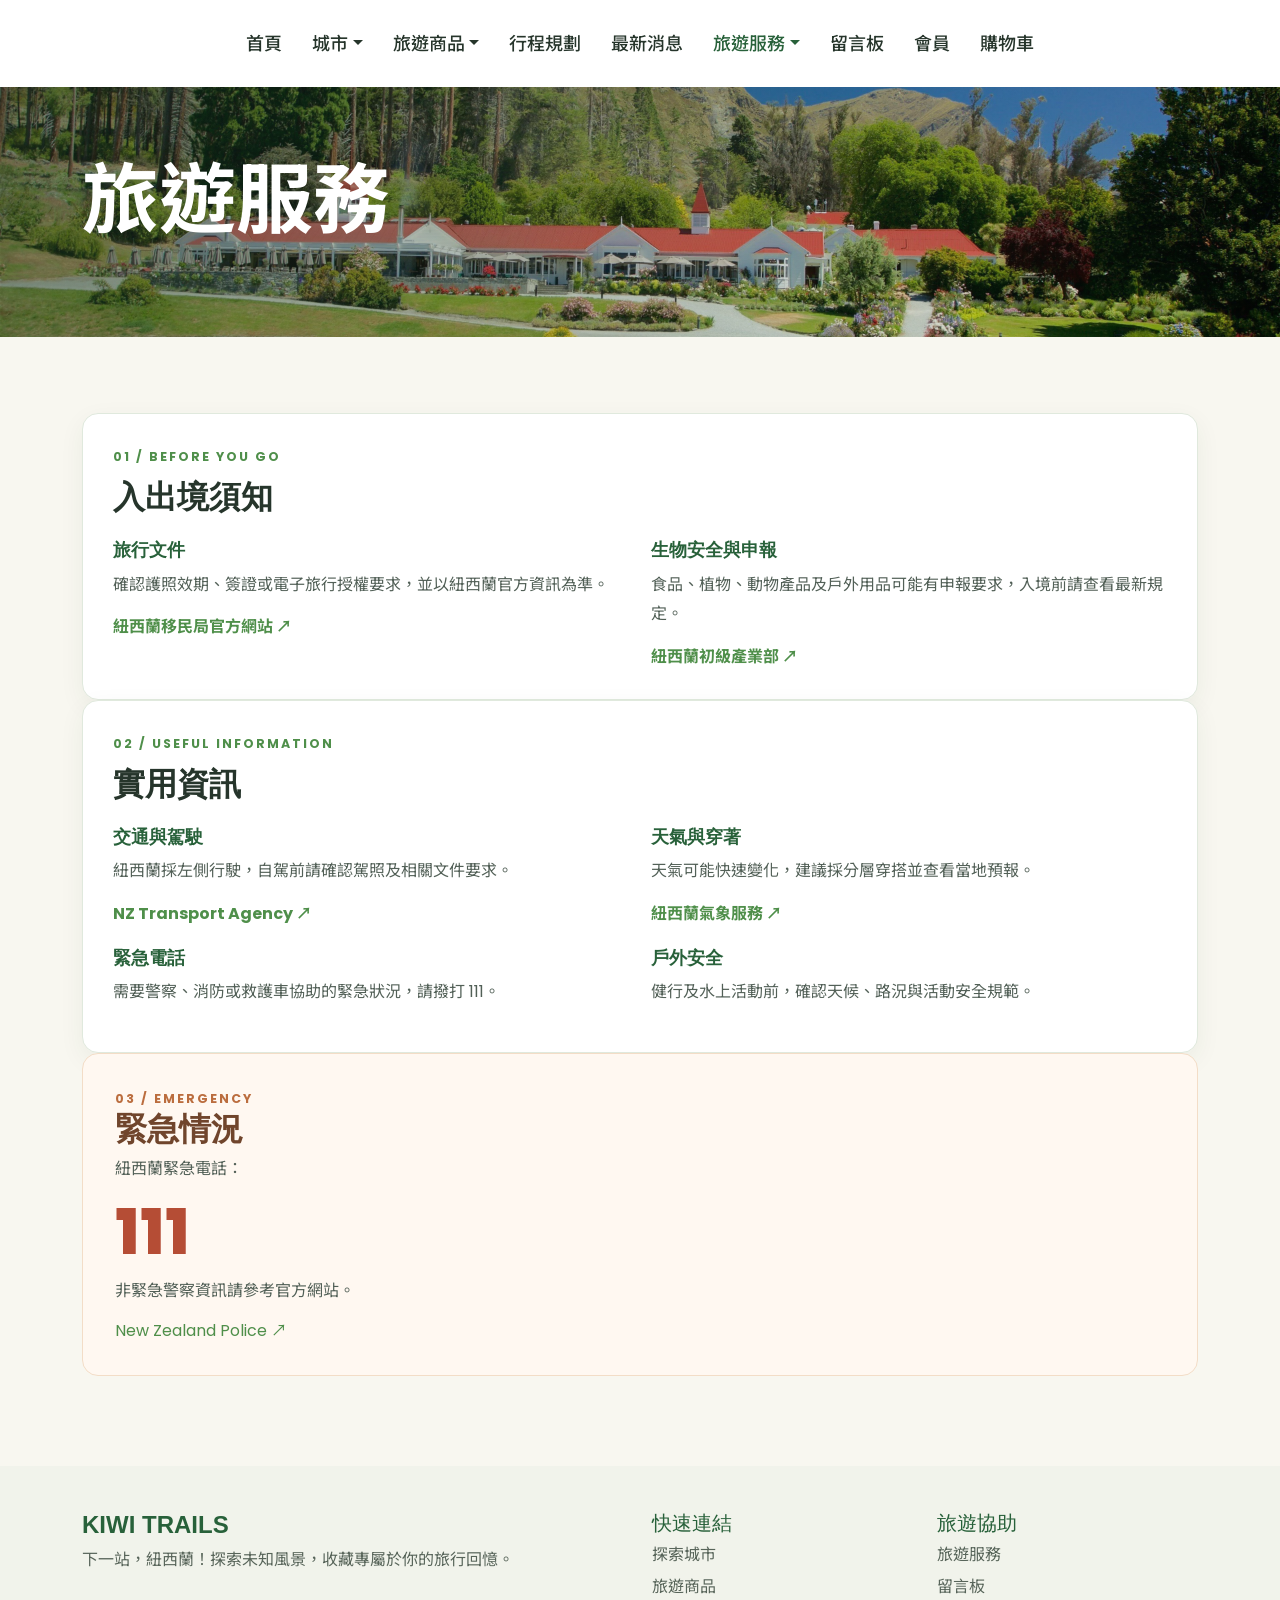
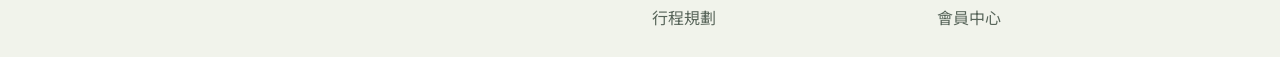
<file: services.html>
<!doctype html>
<html lang="zh-TW">
  <head>
    <meta charset="utf-8" />
    <meta name="viewport" content="width=device-width, initial-scale=1" />
    <title>旅遊服務｜KIWI TRAILS</title>
    <link rel="preconnect" href="https://fonts.googleapis.com" />
    <link rel="preconnect" href="https://fonts.gstatic.com" crossorigin />
    <link
      href="https://fonts.googleapis.com/css2?family=Noto+Sans+TC:wght@400;500;600;700;800&family=Poppins:wght@400;500;600;700&display=swap"
      rel="stylesheet"
    />
    <link
      href="https://cdnjs.cloudflare.com/ajax/libs/font-awesome/5.10.0/css/all.min.css"
      rel="stylesheet"
    />
    <link
      href="https://cdn.jsdelivr.net/npm/bootstrap-icons@1.4.1/font/bootstrap-icons.css"
      rel="stylesheet"
    />
    <link href="css/bootstrap.min.css" rel="stylesheet" />
    <link href="css/style.css" rel="stylesheet" />
    <link href="css/pages.css" rel="stylesheet" />
    <link href="css/banner.css" rel="stylesheet" />
  </head>
  <body>
    <nav
      class="navbar navbar-expand-lg bg-white navbar-dark shadow-sm py-3 py-lg-0 px-3 px-lg-0"
    >
      <div class="container-fluid">
        <a class="navbar-brand d-lg-none fw-bold" href="index.html"
          >KIWI TRAILS</a
        >
        <button
          class="navbar-toggler"
          type="button"
          data-bs-toggle="collapse"
          data-bs-target="#navbarCollapse"
          aria-controls="navbarCollapse"
          aria-expanded="false"
          aria-label="切換導覽列"
        >
          <span class="navbar-toggler-icon"></span>
        </button>
        <div class="collapse navbar-collapse" id="navbarCollapse">
          <div class="navbar-nav ms-auto mx-lg-auto py-0">
            <a href="index.html" class="nav-item nav-link">首頁</a>
            <div class="nav-item dropdown">
              <a
                href="attractions.html"
                class="nav-link dropdown-toggle"
                data-bs-toggle="dropdown"
                >城市</a
              >
              <div class="dropdown-menu m-0">
                <h6 class="dropdown-heading">南島</h6>
                <a href="attractions.html?city=Queenstown" class="dropdown-item"
                  >皇后鎮（Queenstown）</a
                ><a
                  href="attractions.html?city=Christchurch"
                  class="dropdown-item"
                  >基督城（Christchurch）</a
                ><a href="attractions.html?city=Dunedin" class="dropdown-item"
                  >但尼丁（Dunedin）</a
                ><a href="attractions.html?city=TeAnau" class="dropdown-item"
                  >蒂阿瑙（Te Anau）</a
                ><a href="attractions.html?city=Akaroa" class="dropdown-item"
                  >阿卡羅阿（Akaroa）</a
                >
                <h6 class="dropdown-heading">北島</h6>
                <a href="attractions.html?city=Auckland" class="dropdown-item"
                  >奧克蘭（Auckland）</a
                ><a
                  href="attractions.html?city=Wellington"
                  class="dropdown-item"
                  >威靈頓（Wellington）</a
                ><a href="attractions.html?city=Rotorua" class="dropdown-item"
                  >羅吐魯阿（Rotorua）</a
                ><a href="attractions.html?city=Taupo" class="dropdown-item"
                  >陶波（Taupo）</a
                ><a href="attractions.html?city=Matamata" class="dropdown-item"
                  >瑪塔瑪塔（Matamata）</a
                >
              </div>
            </div>
            <div class="nav-item dropdown">
              <a
                href="products.html"
                class="nav-link dropdown-toggle"
                data-bs-toggle="dropdown"
                >旅遊商品</a
              >
              <div class="dropdown-menu m-0">
                <a href="products.html?category=city-tour" class="dropdown-item"
                  >城市觀光與導覽</a
                ><a
                  href="products.html?category=water-activities"
                  class="dropdown-item"
                  >遊船與水上活動</a
                ><a
                  href="products.html?category=adventure"
                  class="dropdown-item"
                  >極限運動與冒險</a
                ><a href="products.html?category=nature" class="dropdown-item"
                  >自然生態與動物</a
                ><a href="products.html?category=culture" class="dropdown-item"
                  >文化歷史與博物館</a
                ><a href="products.html?category=day-tour" class="dropdown-item"
                  >一日遊與跨城市行程</a
                ><a
                  href="products.html?category=transport"
                  class="dropdown-item"
                  >交通票券</a
                >
              </div>
            </div>
            <a href="itinerary.html" class="nav-item nav-link">行程規劃</a
            ><a href="news.html" class="nav-item nav-link">最新消息</a>
            <div class="nav-item dropdown">
              <a
                href="services.html"
                class="nav-link dropdown-toggle"
                data-bs-toggle="dropdown"
                >旅遊服務</a
              >
              <div class="dropdown-menu m-0">
                <a href="services.html#entry" class="dropdown-item"
                  >入出境須知</a
                ><a href="services.html#information" class="dropdown-item"
                  >實用資訊</a
                ><a href="services.html#emergency" class="dropdown-item"
                  >緊急情況</a
                >
              </div>
            </div>
            <a href="message.html" class="nav-item nav-link">留言板</a
            ><a href="member.html" class="nav-item nav-link">會員</a
            ><a href="car.html" class="nav-item nav-link">購物車</a>
          </div>
        </div>
      </div>
    </nav>
    <main>
      <section class="page-banner">
        <div class="container">
          <h1 class="display-1 text-white mb-4">旅遊服務</h1>
        </div>
      </section>
      <section class="page-section service-page">
        <div class="container">
          <section id="entry" class="service-block content-card">
            <span class="section-kicker">01 / BEFORE YOU GO</span>
            <h2>入出境須知</h2>
            <div class="info-grid">
              <div>
                <h3>旅行文件</h3>
                <p>
                  確認護照效期、簽證或電子旅行授權要求，並以紐西蘭官方資訊為準。
                </p>
                <a
                  href="https://www.immigration.govt.nz/"
                  target="_blank"
                  rel="noopener"
                  >紐西蘭移民局官方網站 ↗</a
                >
              </div>
              <div>
                <h3>生物安全與申報</h3>
                <p>
                  食品、植物、動物產品及戶外用品可能有申報要求，入境前請查看最新規定。
                </p>
                <a
                  href="https://www.mpi.govt.nz/"
                  target="_blank"
                  rel="noopener"
                  >紐西蘭初級產業部 ↗</a
                >
              </div>
            </div>
          </section>
          <section id="information" class="service-block content-card">
            <span class="section-kicker">02 / USEFUL INFORMATION</span>
            <h2>實用資訊</h2>
            <div class="info-grid">
              <div>
                <h3>交通與駕駛</h3>
                <p>紐西蘭採左側行駛，自駕前請確認駕照及相關文件要求。</p>
                <a
                  href="https://www.nzta.govt.nz/"
                  target="_blank"
                  rel="noopener"
                  >NZ Transport Agency ↗</a
                >
              </div>
              <div>
                <h3>天氣與穿著</h3>
                <p>天氣可能快速變化，建議採分層穿搭並查看當地預報。</p>
                <a
                  href="https://www.metservice.com/"
                  target="_blank"
                  rel="noopener"
                  >紐西蘭氣象服務 ↗</a
                >
              </div>
              <div>
                <h3>緊急電話</h3>
                <p>需要警察、消防或救護車協助的緊急狀況，請撥打 111。</p>
              </div>
              <div>
                <h3>戶外安全</h3>
                <p>健行及水上活動前，確認天候、路況與活動安全規範。</p>
              </div>
            </div>
          </section>
          <section id="emergency" class="emergency-panel">
            <span class="section-kicker">03 / EMERGENCY</span>
            <h2>緊急情況</h2>
            <p>紐西蘭緊急電話：</p>
            <div class="emergency-number">111</div>
            <p>非緊急警察資訊請參考官方網站。</p>
            <a href="https://www.police.govt.nz/" target="_blank" rel="noopener"
              >New Zealand Police ↗</a
            >
          </section>
        </div>
      </section>
    </main>
    <footer class="site-footer">
      <div class="container">
        <div class="row gy-4">
          <div class="col-md-6">
            <h4>KIWI TRAILS</h4>
            <p>下一站，紐西蘭！探索未知風景，收藏專屬於你的旅行回憶。</p>
          </div>
          <div class="col-md-3">
            <h5>快速連結</h5>
            <a href="attractions.html">探索城市</a
            ><a href="products.html">旅遊商品</a
            ><a href="itinerary.html">行程規劃</a>
          </div>
          <div class="col-md-3">
            <h5>旅遊協助</h5>
            <a href="services.html">旅遊服務</a><a href="message.html">留言板</a
            ><a href="member.html">會員中心</a>
          </div>
        </div>
        </div>
    </footer>
    <a
      href="#"
      class="btn btn-primary border-inner py-3 fs-4 back-to-top"
      aria-label="回到頁面頂端"
      ><i class="bi bi-arrow-up"></i
    ></a>
    <script src="js/bootstrap.bundle.min.js"></script>
    <script src="js/main.js"></script>
    <script src="js/navbar.js"></script>
    <script src="js/pages.js"></script>
  </body>
</html>
</file>
<file: css/style.css>
/********** Template CSS **********/
:root {    
    --primary: #F5C84B;       /* 金黃色：主要按鈕、強調色 */
    --secondary: #FAF3EB;     /* 奶油白：柔和背景 */
    --light: #FFFFFF;         /* 白色：文字、卡片 */
    --dark: #2B2825;          /* 深棕色：深色文字 */

    --kiwi: #4F8F4A;          /* 草地綠：連結、互動 */
    --Dark_green: #28613A;    /* 森林綠：按鈕、標題 */
    --Sky_blue: #55B8D9;      /* 湖藍：輔助色 */
    --coral_orange: #F28C6B;  /* 珊瑚橘：少量點綴 */

    --bg_white: #F8F7F0;      /* 米白背景 */
    --bg_blue: #E8F6FA;       /* 淺藍背景 */
    --bg_green: #EAF4E5;      /* 淺綠背景 */

    --title_color: #26352B;
    --content_color: #526057;
    --border_color: #D8E4D8;
}

html {
    scroll-behavior: smooth;
}
section {
    scroll-margin-top: 70px;
}

.font-secondary {
    font-family: 'Satisfy','Noto Sans TC', cursive;
}

h1,
h2,
.font-weight-bold {
    font-weight: 700 !important;
}

h3,
h4,
.font-weight-semi-bold {
    font-weight: 600 !important;
}

h5,
h6,
.font-weight-medium {
    font-weight: 500 !important;
}

.btn {
    font-family: 'Poppins','Noto Sans TC', sans-serif;
    font-weight: 600;
    transition: .5s;
}



/* 區塊標題與下方內容的間距 */
.section-title {
    margin-bottom: 30px;
}

/* 手機版縮小間距 */
@media (max-width: 768px) {
    section {
        padding-top: 50px;
        padding-bottom: 50px;
    }

    .section-title {
        margin-bottom: 25px;
    }
}

.border-inner {
    position: relative;
}

.border-inner * {
    position: relative;
    z-index: 1;
}

.border-inner::before {
    position: absolute;
    content: "";
    top: 10px;
    right: 10px;
    bottom: 10px;
    left: 10px;
    background: none;
    border: 1px solid rgba(255, 255, 255, 0.45);
    z-index: 0;
	border-radius: 5px;
}

.btn-square {
    width: 40px;
    height: 40px;
}

.btn-sm-square {
    width: 30px;
    height: 30px;
}

.btn-lg-square {
    width: 50px;
    height: 50px;
}

.btn-square,
.btn-sm-square,
.btn-lg-square {
    padding-left: 0;
    padding-right: 0;
    text-align: center;
}

.back-to-top {
    position: fixed;
    display: none;
    right: 30px;
    bottom: 0;
    border-radius: 0;
    z-index: 99;
}

.navbar-dark .navbar-nav .nav-link {
    font-family: 'Poppins','Noto Sans TC', sans-serif;
    padding: 30px 15px;
    font-size: 18px;
    font-weight: 500;
    text-transform: uppercase;
    color: var(--title_color);
    outline: none;
    transition: .5s;
}

.sticky-top.navbar-dark .navbar-nav .nav-link {
    padding: 20px 15px;
}

.navbar-dark .navbar-nav .nav-link:hover,
.navbar-dark .navbar-nav .nav-link.active {
    color: var(--Dark_green);
}

.dropdown-menu {
    background-color: #FFFFFF;
    border: 1px solid var(--border_color);
}

.dropdown-item {
    color: var(--content_color);
}

.dropdown-item:hover {
    background-color: var(--bg_green);
    color: var(--Dark_green);
}

@media (max-width: 991.98px) {
    .navbar-dark .navbar-nav .nav-link  {
        padding: 10px 0;
    }
}

.hero-header {
     background:
        linear-gradient(
            to right,
            rgba(24, 54, 40, 0.60),
            rgba(24, 54, 40, 0.08)
        ),
        url("../img/hero.jpg") center center no-repeat;
    background-size: cover;
}

.hero-header .font-secondary {
    color: var(--primary);
}

.hero-header h1 {
    color: #FFFFFF;
}

.hero-header h2.text-uppercase {
    color: #FFFFFF;
}

.btn-primary {
    background-color: #FFFFFF;
    border: 1px solid #FFFFFF;
    border-radius: 8px;
    color: #176B70;
    transition: all 0.3s ease;
    font-size: 20px;
}

.btn-primary:hover,
.btn-primary:focus {
    background-color: #E8F6FA;
    border-color: #E8F6FA;
    color: #12565A;
}

.btn-primary:active {
    background-color: #D6EAF0;
    border-color: #D6EAF0;
    color: #12565A;
}

@keyframes pulse-border {
    0% {
        transform: translateX(-50%) translateY(-50%) translateZ(0) scale(1);
        opacity: 1;
    }

    100% {
        transform: translateX(-50%) translateY(-50%) translateZ(0) scale(2);
        opacity: 0;
    }
}

.section-title::before {
    position: absolute;
    content: "";
    width: 60px;
    height: 10px;
    left: 50%;
    bottom: 0;
    margin-left: -30px;
    background: var(--kiwi);
}

.section-title::after {
    position: absolute;
    content: "";
    width: 180px;
    height: 2px;
    left: 50%;
    bottom: 4px;
    margin-left: -90px;
    background: var(--kiwi);
}

.service::after,
.contact::after {
    position: absolute;
    content: "";
    width: 100%;
    height: calc(100% - 45px);
    top: 135px;
    left: 0;
    background: linear-gradient(rgba(43, 40, 37, .9), rgba(43, 40, 37, .9)), url(../img/service.jpg) center center no-repeat;
    background-size: cover;
    z-index: -1;
}

.contact::after {
    background: linear-gradient(rgba(43, 40, 37, .5), rgba(43, 40, 37, .5)), url(../img/bg.jpg) center center no-repeat;
    background-size: cover;
}

.bg-offer {
    background: linear-gradient(rgba(43, 40, 37, .6), rgba(43, 40, 37, .6)), url(../img/Scity-Dunedin.webp) center center no-repeat;
    background-size: cover;
}

.team-item img {
    transition: .5s;
}

.team-item:hover img {
    transform: scale(1.1);
    filter: blur(5px)
}

.team-item .team-overlay {
    transition: .5s;
    opacity: 0;
}

.team-item:hover .team-overlay {
    opacity: 1;
}

.bg-img {
    background: linear-gradient(rgba(43, 40, 37, .5), rgba(43, 40, 37, .5)), url(../img/bg.jpg) center center no-repeat;
    background-size: cover;
}

/* 南島、北島按鈕 */
.tab-class .nav-pills .nav-link {
    color: var(--Dark_green);
    background-color: transparent;
    border-radius: 5px;
    padding: 10px 25px;
    margin: 0 5px;
    transition: 0.3s;
}

/* 滑鼠移上去 */
.tab-class .nav-pills .nav-link:hover {
    background-color: var(--kiwi);
    color: #FFFFFF;
}

/* 選取中的按鈕 */
.tab-class .nav-pills .nav-link.active {
    background-color: var(--Dark_green);
    color: #FFFFFF;
}

#attractions{
    background-color: var(--bg_white);
}

/* 景點圖片卡片 */
.attraction-card {
    position: relative;
    width: 100%;
    height: 250px;
    flex-shrink: 0;
    overflow: hidden;
    border-radius:10px 10px 0 0;}

/* 圖片填滿卡片 */
.attraction-image {
    width: 100%;
    height: 100%;
    object-fit: cover;
    transition: filter 0.4s ease, transform 0.4s ease;
}

/* 景點名稱：圖片左下角 */
.attraction-name {
    position: absolute;
    left: 18px;
    bottom: 15px;
    z-index: 2;
    margin: 0;
    color: #FFFFFF;
    font-size: 20px;
    font-weight: 600;
    text-shadow: 0 2px 6px rgba(0, 0, 0, 0.7);
    transition: transform 0.4s ease;
}

/* 底部漸層，讓白色文字更清楚 */
.attraction-card::after {
    content: "";
    position: absolute;
    inset: 40% 0 0;
    background: linear-gradient(transparent, rgba(0, 0, 0, 0.55));
    pointer-events: none;
}



/* 滑鼠移入：景點名稱放大 */
.attraction-card:hover .attraction-name {
    transform: scale(1.08);
    transform-origin: left bottom;
}

/* 景點卡片整體 */
.attraction-item {
    height: 100%;
    display: flex;
    flex-direction: column;
    background-color: var(--bg_green);
    border: 1px solid var(--border_color);
    border-radius: 10px;
    overflow: hidden;
    transition: transform 0.3s ease, box-shadow 0.3s ease;
}

/* 三個元素統一動畫速度 */
.attraction-item,
.attraction-image,
.attraction-name {
    transition: all 0.4s ease;
}

.attraction-item:hover {
    transform: translateY(-6px);
    box-shadow: 0 10px 25px rgba(0, 0, 0, 0.18);
}

/* 滑鼠移入：圖片放大 */
.attraction-item:hover .attraction-image {
    transform: scale(1.08);
}

/* 城市名稱維持原本大小 */
.attraction-item:hover .attraction-name {
    transform: none;
}

/* 圖片下方介紹 */
.attraction-info {
    flex: 1;
    padding: 18px 16px;
    background-color: #fff;
}

.attraction-info p {
    color: var(--content_color);
    font-size: 14px;
    line-height: 1.8;
    margin-bottom: 12px;
}

/* 探索更多按鈕 */
.attraction-link {
    display: inline-block;
    color: var(--Dark_green);
    font-weight: 600;
    text-decoration: none;
    transition: color 0.3s ease;
}

.attraction-link:hover {
    color: var(--kiwi);
}

.attraction-link span {
    display: inline-block;
    transition: transform 0.3s ease;
}

.attraction-link:hover span {
    transform: translateX(5px);
}

/* 全網站標題統一間距 */
.section-title {
    margin-bottom: 30px !important;
    padding-bottom: 25px !important;
}

/* 只調整探索景點區塊 */
.attraction-section {
    padding-top: 100px !important;
    padding-bottom: 80px !important;
}

/* 手機版 */
@media (max-width: 768px) {
    .attraction-section {
        padding-top: 70px !important;
        padding-bottom: 80px !important;
    }
}

.attraction-section .nav.nav-pills {
    padding: 12px 16px !important;
    margin-bottom: 30px !important;
}

.attraction-section > .container-fluid {
    padding-left: 40px;
    padding-right: 40px;
}

.attraction-grid {
    display: grid;
    grid-template-columns: repeat(5, minmax(0, 1fr));
    gap: 20px;

    max-width: 1500px;
    margin-left: auto;
    margin-right: auto;
}

.category-btn {
    background-color: transparent;
    white-space: nowrap;
    color: var(--title_color);
    border: 2px solid transparent;
    border-radius: 30px;
    padding: 10px 22px;
    font-weight: 600;
    transition: all 0.3s ease;
}

/* 選取中的按鈕 */
.category-btn.active {
    color: var(--Dark_green);
    background-color: var(--bg_green);
}

/* 滑鼠移入 */
.category-btn:hover {
    color: var(--Dark_green);
    background-color: var(--bg_green);
}

/* 商品卡片 */
.product-card {
    height: 100%;
    background: #fff;
    border: 1px solid #ddd;
    border-radius: 12px;
    overflow: hidden;
    transition: all 0.3s ease;
}

.product-card:hover {
    transform: translateY(-5px);
    box-shadow: 0 8px 20px rgba(0,0,0,0.12);
}

/* 商品圖片 */
.product-image {
    position: relative;
    height: 170px;
    overflow: hidden;
}

.product-image img {
    width: 100%;
    height: 100%;
    object-fit: cover;
    transition: transform 0.4s ease;
}

.product-card:hover .product-image img {
    transform: scale(1.05);
}

/* 收藏按鈕 */
.favorite-btn {
    position: absolute;
    top: 12px;
    right: 12px;
    background: transparent;
    border: none;
    color: white;
    font-size: 23px;
    cursor: pointer;
    text-shadow: 0 1px 4px #555;
}

/* 商品文字區 */
.product-info {
    padding: 12px 15px 16px;
}

.product-category {
    color: #888;
    display: block;
    margin-bottom: 5px;
}

.product-name {
    font-weight: 700;
    line-height: 1.5;
    min-height: 45px;
    margin-bottom: 6px;
}

.product-tags span {
    background: #f1f1f1;
    color: #777;
    font-size: 13px;
    padding: 3px 5px;
    margin-right: 3px;
}

.product-rating {
    margin-top: 10px;
}

.product-rating span {
    color: #6555d9;
    background: #efedff;
    padding: 3px 6px;
    font-size: 13px;
}

.product-rating small {
    color: #888;
    margin-left: 5px;
}

.product-price {
    margin-top: 18px;
    font-weight: 600;
}

.product-price small {
    color: #888;
    font-weight: 400;
}
/* 商品分類按鈕 */
.product-tabs {
    overflow-x: auto;
    padding: 10px 0;
}

.product-tab-btn {
    flex-shrink: 0;
}

/* 選取中的商品分類 */
.product-tab-btn.active {
    color: var(--Dark_green);
    background-color: var(--bg_green);
}

/* 商品卡片：電腦版一行五個 */
.product-grid {
    display: grid;
    grid-template-columns: repeat(5, minmax(0, 1fr));
    gap: 20px;
    max-width: 1500px;
    width: 100%;
    margin: 0 auto;
}

/* 平板一行三個 */
@media (max-width: 991px) {
    .product-grid {
        grid-template-columns: repeat(3, minmax(0, 1fr));
    }
}

/* 手機一行兩個 */
@media (max-width: 576px) {
    .product-grid {
        grid-template-columns: repeat(2, minmax(0, 1fr));
    }
}

/* Footer 整體 */
.footer-section {
    margin-top: 50px;
    padding: 25px 0 15px;
    background-color: #F5F3EA;
    color: var(--content_color);
}

/* Footer 標題 */
.footer-section h4 {
    color: var(--Dark_green);
    font-size: 18px;
    font-weight: 700;
    margin-bottom: 18px;
}

/* Footer 文字 */
.footer-section p {
    color: var(--content_color);
    font-size: 14px;
    line-height: 1.6;
}

/* 快速連結兩欄排列 */
.footer-links {
    display: grid;
    grid-template-columns: repeat(2, 1fr);
    gap: 10px 20px;
}

/* 快速連結樣式 */
.footer-links a {
    color: var(--content_color);
    text-decoration: none;
    font-size: 14px;
    transition: all 0.3s ease;
}

.footer-links a::before {
    content: "›";
    color: var(--kiwi);
    font-weight: bold;
    margin-right: 8px;
}

.footer-links a:hover {
    color: var(--Dark_green);
    transform: translateX(4px);
}

/* 旅遊服務區塊 */
.travel-service-section {
    padding: 120px 0;
    background-color: var(--bg_white);
}

/* 服務卡片 */
.service-card {
    height: 100%;
    padding: 35px 28px;
    background-color: #fff;
    border: 1px solid var(--border_color);
    border-radius: 12px;
    transition: all 0.3s ease;
    display: flex;
    flex-direction: column;
}

.service-card:hover {
    transform: translateY(-6px);
    box-shadow: 0 10px 25px rgba(0, 0, 0, 0.08);
}

/* 放大圖示 */
.service-icon {
    width: 76px;
    height: 76px;
    display: flex;
    align-items: center;
    justify-content: center;
    border-radius: 50%;
    background-color: var(--bg_green);
    color: var(--Dark_green);
    font-size: 38px;
    margin-bottom: 24px;
    transition: all 0.3s ease;
}

.service-card:hover .service-icon {
    background-color: var(--primary);
    transform: translateY(-4px);
}

/* 標題 */
.service-card h4 {
    color: var(--title_color);
    font-size: 21px;
    font-weight: 700;
    margin-bottom: 12px;
}

/* 簡介 */
.service-card p {
    color: var(--content_color);
    font-size: 14px;
    line-height: 1.8;
    margin-bottom: 25px;
}

/* 了解更多 */
.service-more {
    display: flex;
    align-items: center;
    justify-content: flex-end;
    gap: 8px;
    margin-top: auto;
    padding-top: 15px;
    border-top: 1px solid var(--border_color);

    color: var(--Dark_green);
    font-size: 14px;
    font-weight: 600;
    text-decoration: none;
    transition: all 0.3s ease;
}

.service-more i {
    color: var(--kiwi);
    font-size: 17px;
    transition: transform 0.3s ease;
}

.service-more:hover {
    color: var(--kiwi);
}

.service-more:hover i {
    transform: translateX(5px);
}

/* 手機版 */
@media (max-width: 768px) {
    .travel-service-section {
        padding: 55px 0;
    }

    .service-card {
        padding: 28px 22px;
    }
}

/********** 最新消息 **********/

.news-section {
    padding: 60px 0 120px 0;
}

/* 消息外框 */
.news-list {
    max-width: 1200px;
    min-height: 450px;
    width: 100%;
    margin: 0 auto;
    padding: 13px 20px;
    background-color: #fff;
    border: 1px solid #E5E9E5;
    border-radius: 14px;
    box-shadow: 0 4px 15px rgba(0, 0, 0, 0.05);
}

/* 單筆消息 */
.news-item {
    display: flex;
    align-items: center;
    gap: 16px;
    min-height: 55px;
    padding: 25px 20px;
    border-bottom: 1px solid #EDF0ED;
    color: var(--content_color);
    text-decoration: none;
    transition: all 0.3s ease;
}

.news-item:last-child {
    border-bottom: none;
}

/* 日期 */
.news-date {
    flex-shrink: 0;
    color: #888;
    font-size: 16px;
    min-width: 90px;
}

/* 最新標籤 */
.news-label {
    flex-shrink: 0;
    padding: 3px 9px;
    border-radius: 4px;
    background-color: var(--coral_orange);
    color: #fff;
    font-size: 12px;
    font-weight: 600;
}

/* 消息文字 */
.news-title {
    font-size: 20px;
    line-height: 1.6;
    overflow: hidden;
    white-space: nowrap;
    text-overflow: ellipsis;
}

/* 滑鼠效果 */
.news-item:hover {
    color: var(--Dark_green);
}

.news-item:hover .news-title {
    transform: translateX(3px);
}

/* 手機版 */
@media (max-width: 576px) {
    .news-section {
        padding: 55px 0;
    }

    .news-list {
        padding: 8px 12px;
    }

    .news-item {
        gap: 8px;
    }

    .news-date {
        min-width: 70px;
        font-size: 11px;
    }

    .news-title {
        font-size: 12px;
    }
}

/********** 留言板樣式**********/

/* 留言板區塊 */
.message-section {
    padding-top: 120px !important;
    padding-bottom: 80px !important;
    background-color: #FFFFFF;
}

/* 留言板整體寬度 */
.message-section > .container-fluid {
    width: 100%;
    max-width: 1300px;
    margin: 0 auto !important;
}

/* 左右各佔一半 */
.message-section .row {
    width: 100%;
    margin: 0 !important;
    --bs-gutter-x: 24px;
}

.message-section .col-lg-6 {
    display: flex;
}

/* 表單與留言卡片高度 */
.message-form,
.message-list {
    height: 100%;
    width: 100%;
    box-sizing: border-box;
}

/* 送出留言按鈕 */
.message-section .message-form button.message-submit {
    display: flex !important;
    align-items: center;
    justify-content: center;
    gap: 10px;

    width: 100% !important;
    min-height: 48px;
    padding: 12px 20px !important;

    background-color: var(--primary) !important;
    color: var(--dark) !important;

    border: none !important;
    border-radius: 8px !important;

    font-size: 15px !important;
    font-weight: 700 !important;
    cursor: pointer;
    transition: all 0.3s ease;
}

/* 按鈕滑鼠效果 */
.message-section .message-form button.message-submit:hover {
    background-color: var(--Dark_green) !important;
    color: #FFFFFF !important;
}

/* 按鈕箭頭 */
.message-section .message-form button.message-submit i {
    font-size: 17px;
}

/* 手機版 */
@media (max-width: 768px) {
    .message-section {
        padding: 75px 0 55px !important;
    }
}

/* 所有頁面的導覽列下拉選單：滑鼠移入時維持文字顏色 */
.navbar .nav-item.dropdown:hover > .nav-link,
.navbar .nav-item.dropdown:focus-within > .nav-link {
    color: #4F8F4A !important;
}

/* 下拉選單展開時，主選單文字不變白色 */
.navbar .nav-link.show {
    color: #4F8F4A !important;
}
</file>
<file: css/attractions.css>
/* =========================
   景點頁面橫幅
========================= */

.attraction-banner {
    position: relative;
    height: 250px;
    background:
        linear-gradient(
            to right,
            rgba(24, 54, 40, 0.50),
            rgba(24, 54, 40, 0.08)
        ),
        url("../img/Scity-Queenstown.webp") center 63% no-repeat;
    background-size: cover;
    display: flex;
}

.banner-overlay {
    position: absolute;
    inset: 0;
    background: rgba(0, 0, 0, 0.35);
}

.banner-content {
    position: relative;
    z-index: 1;
    text-align: center;
    color: #FFFFFF;
}

.banner-content h1 {
    font-size: 42px;
    font-weight: 700;
    letter-spacing: 2px;
}

.banner-content p {
    font-size: 18px;
    margin-top: 10px;
}


/* =========================
   景點列表區塊
========================= */

.attraction-list-section {
    padding: 65px 0 100px;
    background: transparent;
}

.attraction-list-section .section-title {
    margin-bottom: 40px;
}

/* 移除景點列表標題裝飾線 */
.attraction-list-section .section-title::before,
.attraction-list-section .section-title::after,
.attraction-list-section .section-title h2::before,
.attraction-list-section .section-title h2::after {
    display: none !important;
    content: none !important;
}


/* =========================
   景點卡片
========================= */
.attraction-item {
    height: 100%;
    display: flex;
    flex-direction: column;
    background-color: var(--bg_green);
    border: 1px solid var(--border_color);
    border-radius: 10px;
    overflow: hidden;
    transition: transform 0.3s ease, box-shadow 0.3s ease;
}

.attraction-card {
    position: relative;
    width: 100%;
    height: 100%;
    overflow: hidden;
    border-radius: 10px;
    cursor: pointer;
    background: transparent !important;
    box-shadow: none !important;
    border: none !important;
    transform: none !important;
}

/* 圖片容器 */
.attraction-image {
    position: relative;
    width: 100%;
    height: 220px;
    overflow: hidden;
    border-radius: 10px;
    background: transparent !important;
    box-shadow: none !important;
    border: none !important;
}

/* 圖片 */
.attraction-image img {
    display: block;
    width: 100%;
    height: 100%;
    object-fit: cover;
    transition: transform 0.5s ease;
}

/* 滑鼠移入整張卡片，只有圖片放大 */
.attraction-list-section .attraction-item:hover .attraction-image {
    transform: none !important;
}

.attraction-list-section .attraction-item:hover .attraction-image img {
    transform: scale(1.05) !important;
}

/* 景點名稱固定 */
.attraction-overlay h5 {
    transform: none !important;
    transition: none !important;
}

/* 愛心固定 */
.favorite-btn,
.favorite-btn i {
    transform: none !important;
}

/* 移除卡片偽元素裝飾 */
.attraction-item::before,
.attraction-item::after,
.attraction-card::before,
.attraction-card::after,
.attraction-image::before,
.attraction-image::after {
    content: none !important;
    display: none !important;
}


/* =========================
   收藏愛心
========================= */

.favorite-btn {
    position: absolute;
    top: 12px;
    right: 12px;
    z-index: 5;

    width: 28px;
    height: 28px;

    display: flex;
    align-items: center;
    justify-content: center;

    padding: 0;
    border: none;
    outline: none;
    background: transparent !important;

    cursor: pointer;
    transform: none !important;
    transition: none !important;
}

/* 空心愛心 */
.favorite-btn i {
    color: #FFFFFF;
    font-size: 23px;
    line-height: 1;
    transform: none !important;
    transition: color 0.3s ease;
}

/* 收藏後變紅色 */
.favorite-btn.active i {
    color: #E85B5B;
}

/* 滑鼠移入愛心時不放大 */
.favorite-btn:hover,
.favorite-btn:hover i {
    transform: none !important;
    font-size: 23px;
}


/* =========================
   景點名稱
========================= */

.attraction-overlay {
    position: absolute;
    left: 0;
    bottom: 0;

    width: 100%;
    padding: 15px;

    display: flex;
    align-items: flex-end;

    background: transparent;
    pointer-events: none;
}

.attraction-overlay h5 {
    margin: 0;
    color: #FFFFFF;
    font-size: 18px;
    font-weight: 700;
    line-height: 1.4;

    text-shadow: 1px 2px 5px rgba(0, 0, 0, 0.8);

    transform: none !important;
    transition: none !important;
}

/* 滑鼠移入時文字不放大 */
.attraction-card:hover .attraction-overlay h5 {
    transform: none !important;
}


/* =========================
   RWD 響應式設計
========================= */

@media (max-width: 768px) {

    .attraction-list-section {
        padding: 45px 0 65px;
    }

    .attraction-image {
        height: 190px;
    }

    .attraction-overlay h5 {
        font-size: 16px;
    }

}

@media (max-width: 576px) {

    .attraction-image {
        height: 220px;
    }

}

/* ===== 景點列表頁專用 hover 效果 ===== */

/* 卡片不移動 */
.attraction-list-section .attraction-item:hover,
.attraction-list-section .attraction-card:hover {
    transform: none !important;
    box-shadow: none !important;
}

/* 圖片容器不放大 */
.attraction-list-section .attraction-card:hover .attraction-image {
    transform: none !important;
}

/* 只有圖片放大 */
.attraction-list-section .attraction-card:hover .attraction-image img {
    transform: scale(1.05) !important;
}

/* 景點名稱不放大 */
.attraction-list-section .attraction-card:hover .attraction-overlay,
.attraction-list-section .attraction-card:hover .attraction-overlay h5 {
    transform: none !important;
}

/* 愛心不放大 */
.attraction-list-section .attraction-card:hover .favorite-btn,
.attraction-list-section .attraction-card:hover .favorite-btn i {
    transform: none !important;
}

/* ===== 景點頁導覽列修正 ===== */

/* 導覽列顯示在橫幅上方 */
nav.navbar {
    position: relative;
    z-index: 1050;
}

/* 點擊或展開後，文字維持深綠色 */
nav.navbar.navbar-dark .navbar-nav .nav-link:focus,
nav.navbar.navbar-dark .navbar-nav .nav-link.show {
    color: var(--Dark_green) !important;
}

/* 下拉選單 */
nav.navbar .dropdown-menu {
    background-color: #FFFFFF;
    border: 1px solid var(--border_color);
    z-index: 1060;
}

/* 下拉選單文字 */
nav.navbar .dropdown-item {
    color: var(--content_color);
}

nav.navbar .dropdown-item:hover,
nav.navbar .dropdown-item:focus {
    color: var(--Dark_green);
    background-color: var(--bg_green);
}



/* 修正卡片外層露出綠色色塊：背景交由圖片本身呈現 */
.attraction-list-section .attraction-item {
  height: auto !important;
  min-height: 0;
  padding: 0 !important;
  background: transparent !important;
  border: 0 !important;
  border-radius: 10px;
  overflow: hidden;
}

.attraction-list-section .attraction-card {
  height: 220px !important;
  min-height: 220px;
  background: transparent !important;
}

.attraction-list-section .attraction-image {
  height: 220px !important;
  min-height: 220px;
  background: transparent !important;
}

@media (max-width: 768px) {
  .attraction-list-section .attraction-card,
  .attraction-list-section .attraction-image {
    height: 190px !important;
    min-height: 190px;
  }
}

@media (max-width: 576px) {
  .attraction-list-section .attraction-card,
  .attraction-list-section .attraction-image {
    height: 220px !important;
    min-height: 220px;
  }
}


/* 增加景點卡片之間的留白，避免卡片視覺上過度緊密 */
.attraction-list-section .row {
  --bs-gutter-x: 2rem;
  --bs-gutter-y: 2.25rem;
}
.attraction-list-section .attraction-item {
  margin-bottom: .15rem;
}
@media (max-width: 768px) {
  .attraction-list-section .row { --bs-gutter-x: 1.25rem; --bs-gutter-y: 1.5rem; }
}
</file>
<file: css/banner.css>
/* 所有內頁共用的標題橫幅：與「景點探索」頁面保持一致 */
.attraction-banner,
.page-banner {
  position: relative;
  height: 250px;
  min-height: 250px;
  padding: 0 !important;
  display: flex;
  align-items: center;
  color: #fff;
  background:
    linear-gradient(
      to right,
      rgba(24, 54, 40, 0.50),
      rgba(24, 54, 40, 0.08)
    ),
    url("../img/Scity-Queenstown.webp") center 63% no-repeat;
  background-size: cover;
}

.attraction-banner > .container,
.page-banner > .container {
  width: 100%;
  padding-top: 0 !important;
  padding-bottom: 0 !important;
}

.attraction-banner h1,
.page-banner h1 {
  margin: 0 0 1.5rem;
  color: #fff !important;
  font-family: "Poppins", "Noto Sans TC", sans-serif;
  font-size: clamp(2.6rem, 6vw, 5rem);
  font-weight: 300;
  line-height: 1.2;
}

@media (max-width: 768px) {
  .attraction-banner,
  .page-banner {
    height: 210px;
    min-height: 210px;
  }

  .attraction-banner h1,
  .page-banner h1 {
    font-size: clamp(2.2rem, 10vw, 3.2rem);
  }
}
</file>
<file: css/pages.css>
:root{--page-green:#4F8F4A;--page-dark:#28613A;--page-bg:#F8F7F0;--page-blue:#E8F6FA;--page-text:#526057}
body{font-family:'Poppins','Noto Sans TC',sans-serif;color:var(--page-text);background:#fff}
.navbar-brand{color:var(--page-dark)!important;letter-spacing:.08em}.navbar-toggler{border-color:#d8e4d8}
.dropdown-heading{margin:10px 13px 3px;padding:0 4px;color:var(--page-dark);font-size:.85rem;font-weight:700}
.navbar-nav .nav-link.active{color:var(--page-dark)!important}
.page-banner{padding:76px 0 70px;background:linear-gradient(110deg,rgba(30,75,52,.82),rgba(30,75,52,.3)),url('../img/hero.jpg') center/cover no-repeat;color:#fff}
.page-banner h1{font-size:clamp(2.2rem,5vw,3.6rem);font-weight:800;margin:8px 0 12px}.page-banner p{max-width:680px;margin:0;line-height:1.9}
.eyebrow,.section-kicker{color:#d6eabf;letter-spacing:.16em;font-size:.78rem;font-weight:700}
.page-section{padding:76px 0 90px;background:var(--page-bg)}.section-heading{text-align:center;max-width:720px;margin:0 auto 42px}
.section-heading h2{color:#26352b;font-weight:800;margin:8px 0 12px}
.content-card,.intro-panel{background:#fff;border:1px solid #e0e9dd;border-radius:16px;padding:30px;box-shadow:0 8px 26px rgba(31,65,42,.06)}
.intro-panel{height:100%;background:var(--page-blue)}.intro-panel .section-kicker,.content-card .section-kicker{color:var(--page-green)}
.intro-panel h2{color:#26352b;font-size:1.8rem;line-height:1.5;margin:15px 0}.intro-panel p,.content-card p{line-height:1.9}
.small-note{margin:22px 0 0;color:#89948b;font-size:.82rem;line-height:1.8}
.form-card h3,.cart-heading h2,.cart-summary h3{color:#26352b;font-weight:800;margin-bottom:22px}
.form-card label,.member-form label{display:block;color:#34483a;font-weight:600;margin:16px 0 7px}
.form-card input,.form-card select,.form-card textarea,.member-form input{width:100%;border:1px solid #d8e4d8;border-radius:8px;padding:12px 14px;background:#fff;color:#26352b;outline:none}
.form-card input:focus,.form-card select:focus,.form-card textarea:focus,.member-form input:focus{border-color:var(--page-green);box-shadow:0 0 0 3px rgba(79,143,74,.12)}
.form-card button{margin-top:22px}.form-feedback{min-height:1.5em;color:var(--page-dark);font-weight:600;margin:12px 0 0}
.news-list{max-width:900px;margin:auto;display:grid;gap:18px}.news-card{display:grid;grid-template-columns:105px 1fr;gap:24px;align-items:start;background:#fff;border:1px solid #e0e9dd;border-radius:14px;padding:25px}
.news-date{background:var(--page-blue);border-radius:12px;text-align:center;padding:13px 8px;color:var(--page-dark)}.news-date strong{display:block;font-size:2rem;line-height:1.2}.news-date span{font-size:.72rem;letter-spacing:.08em;font-weight:700}
.news-tag{display:inline-block;background:#eaf4e5;color:var(--page-dark);border-radius:30px;padding:4px 12px;font-size:.78rem;font-weight:700}
.news-card h3{color:#26352b;font-size:1.2rem;margin:10px 0}.news-card p{margin:0;line-height:1.8}
.service-page{display:grid;gap:24px}.service-block{scroll-margin-top:90px}.service-block h2{color:#26352b;font-weight:800;margin:10px 0 24px}
.info-grid{display:grid;grid-template-columns:repeat(2,minmax(0,1fr));gap:22px}.info-grid h3{color:var(--page-dark);font-size:1.1rem;font-weight:700}.info-grid p{line-height:1.85}
.info-grid a,.service-block>a{color:var(--page-green);font-weight:700;text-decoration:none}.info-grid a:hover,.service-block>a:hover{text-decoration:underline}
.emergency-panel{background:#fff8f1;border:1px solid #f3ddc7;border-radius:16px;padding:32px;scroll-margin-top:90px}.emergency-panel .section-kicker{color:#bb6d3e}.emergency-panel h2{color:#70452c}.emergency-number{color:#b54d35;font-size:4rem;line-height:1.1;font-weight:800;margin:12px 0}
.member-wrap{display:flex;justify-content:center}.member-card{width:min(100%,520px)}.member-tabs{display:flex;gap:8px;border-bottom:1px solid #e0e9dd;margin:-5px 0 25px}
.member-tab{border:0;background:transparent;padding:12px 18px;color:#748076;font-weight:700;border-bottom:3px solid transparent}.member-tab.active{color:var(--page-dark);border-color:var(--page-green)}
.member-form h2{color:#26352b;font-weight:800;margin:0 0 4px}.member-form>p{margin-bottom:16px}.member-form button{margin-top:24px}
.cart-layout{display:grid;grid-template-columns:minmax(0,1fr) 330px;gap:24px;align-items:start}.cart-heading{display:flex;justify-content:space-between;align-items:center;gap:12px}
.text-button{border:0;background:transparent;color:#9b5947;font-weight:700}.cart-list{display:grid;gap:14px}.empty-state{padding:30px 10px;text-align:center;color:#879287}
.cart-row{display:grid;grid-template-columns:90px minmax(0,1fr) auto;gap:16px;align-items:center;padding:15px 0;border-bottom:1px solid #edf1eb}
.cart-row img{width:90px;height:82px;object-fit:cover;border-radius:10px}.cart-row h4{color:#26352b;font-size:1rem;margin:0 0 6px}.cart-row p{margin:0;font-size:.88rem}.cart-row .cart-price{color:var(--page-dark);font-weight:800;white-space:nowrap}
.cart-row button{border:0;background:transparent;color:#a65b48;font-size:.85rem}.cart-summary{position:sticky;top:25px}.summary-line{display:flex;justify-content:space-between;gap:12px;padding:12px 0}.summary-line strong{color:#26352b}.summary-line.total{font-size:1.15rem}
.site-footer{background:#f1f3eb;padding:45px 0 18px;color:#58655a}.site-footer h4,.site-footer h5{color:var(--page-dark);font-weight:800}.site-footer a{display:block;color:#58655a;text-decoration:none;margin:8px 0}.site-footer a:hover{color:var(--page-green)}
.footer-bottom{border-top:1px solid #dce4d8;margin-top:28px;padding-top:16px;text-align:center;font-size:.82rem}
.back-to-top{right:25px!important;bottom:20px!important;width:48px;height:48px;display:none;border-radius:10px!important;z-index:1000;padding:0!important;align-items:center;justify-content:center}
@media(max-width:767px){.page-banner{padding:55px 0}.page-section{padding:52px 0 65px}.content-card,.intro-panel{padding:22px}.info-grid,.cart-layout{grid-template-columns:1fr}.cart-summary{position:static}.news-card{grid-template-columns:75px 1fr;gap:14px;padding:17px}.news-date strong{font-size:1.6rem}.cart-row{grid-template-columns:70px minmax(0,1fr)}.cart-row img{width:70px;height:68px}.cart-row .cart-price{grid-column:2}}
</file>
<file: css/itinerary.css>
@import url('https://fonts.googleapis.com/css2?family=Inter:wght@400;500;600;700;800&family=Noto+Sans+TC:wght@400;500;600;700;800&display=swap');
:root{--green:#4f8f4a;--green-dark:#28613a;--yellow:#f5c84b;--cream:#faf3eb;--ink:#2b2825;--muted:#858b86;--line:#e9ece7;--blue:#e8f6fa;--white:#fff}
body{margin:0;background:#f8f7f0;color:var(--ink);font-family:Inter,"Noto Sans TC",sans-serif;font-size:14px}
nav.navbar{position:relative;z-index:1050}
.app-shell{display:grid;grid-template-columns:220px minmax(420px,1fr) minmax(360px,42%);min-height:calc(100vh - 75px);max-width:1800px;margin:0 auto;background:#f8f7f0}
.sidebar{background:#fff;border-right:1px solid var(--line);padding:25px 16px;display:flex;flex-direction:column;min-height:calc(100vh - 75px)}
.side-heading{display:flex;justify-content:space-between;align-items:center;font-weight:800;font-size:16px;padding:0 5px 18px}.icon-add{border:0;background:#eef6eb;color:var(--green-dark);border-radius:9px;width:32px;height:32px;font-size:21px}
.trip-list{display:flex;flex-direction:column;gap:7px}.trip-item{width:100%;border:0;background:transparent;text-align:left;padding:12px 11px;border-radius:10px;color:#626a63;display:flex;gap:10px;align-items:flex-start}.trip-item:hover{background:#f6f8f4}.trip-item.active{background:#edf5e9;color:var(--green-dark);font-weight:700}.trip-symbol{font-size:17px}.trip-item strong{display:block;font-size:13px;line-height:1.45}.trip-item small{display:block;color:#9aa098;font-size:11px;margin-top:3px;font-weight:400}.side-bottom{margin-top:auto;padding:18px 5px 0;border-top:1px solid var(--line);font-size:11px;color:#a1a69f}.side-bottom span{color:var(--green);font-size:16px;margin-right:5px}
.planner{padding:34px clamp(18px,3vw,42px) 45px;min-width:0;max-width:900px;width:100%;margin:0 auto}.page-heading{display:flex;justify-content:space-between;align-items:center;margin-bottom:24px}.eyebrow{font-size:10px;font-weight:800;letter-spacing:1.8px;color:var(--green);display:block;margin-bottom:7px}.page-heading h1{font-size:32px;margin:0 0 7px;font-weight:800;color:var(--green-dark)}.page-heading p{margin:0;color:#858b86;font-size:13px}
.button{border:0;border-radius:22px;padding:11px 18px;font-weight:700;font-size:12px;transition:.18s}.button:hover{transform:translateY(-1px);filter:brightness(.98)}.button-primary{background:var(--green);color:white;box-shadow:0 4px 10px #4f8f4a22}.button-outline{background:#fff;border:1px solid #dfe6dc;color:var(--green-dark)}.button-light{background:#eef5e9;color:var(--green-dark)}
.trip-summary{background:linear-gradient(110deg,#edf6e9,#f9f8ed);border:1px solid #e4eddf;border-radius:16px;padding:18px 20px;display:flex;align-items:center;justify-content:space-between;margin-bottom:30px}.trip-summary-main{display:flex;align-items:center;gap:13px}.summary-icon{width:44px;height:44px;border-radius:14px;background:#fff;display:grid;place-items:center;font-size:20px}.trip-summary h2{font-size:17px;margin:0 0 4px}.trip-summary p{font-size:11px;color:#858f83;margin:0}.summary-days{text-align:center;border-left:1px solid #dce8d7;padding-left:24px}.summary-days strong{display:block;font-size:25px;color:var(--green-dark);line-height:1.1}.summary-days span{font-size:10px;color:#879184}
.day-toolbar{display:flex;align-items:center;justify-content:space-between;margin-bottom:12px}.day-toolbar h3{font-size:17px;margin:0 0 4px;color:var(--green-dark)}.day-toolbar span{font-size:11px;color:#9ba19a}.day-tabs{display:flex;gap:9px;overflow-x:auto;padding:1px 1px 13px;margin-bottom:24px}.day-tab{flex:0 0 auto;border:1px solid var(--line);background:#fff;border-radius:12px;padding:10px 14px;min-width:84px;text-align:left;color:#6e766e}.day-tab strong{display:block;font-size:12px}.day-tab small{display:block;font-size:10px;color:#a0a69e;margin-top:3px}.day-tab.active{background:var(--green);border-color:var(--green);color:#fff}.day-tab.active small{color:#e6f2e3}
.selected-day-head{display:flex;justify-content:space-between;align-items:center;border-bottom:1px solid var(--line);padding-bottom:15px;margin-bottom:15px}.day-kicker{font-size:10px;letter-spacing:1.5px;color:var(--green);font-weight:800}.selected-day-head h2{font-size:21px;margin:4px 0 0;color:var(--green-dark)}.attraction-list{display:flex;flex-direction:column;gap:11px}.attraction-card{display:grid;grid-template-columns:28px 78px minmax(0,1fr) auto;gap:12px;align-items:center;padding:11px;border:1px solid var(--line);background:#fff;border-radius:14px;transition:.18s}.attraction-card.dragging{opacity:.45;border:1px dashed var(--green)}.drag-handle{color:#b2b8b0;font-size:18px;cursor:grab;text-align:center;user-select:none}.attraction-thumb{width:78px;height:65px;border-radius:9px;object-fit:cover;background:#eaf2e8}.attraction-info{min-width:0}.attraction-info h4{font-size:13px;margin:0 0 4px;white-space:nowrap;overflow:hidden;text-overflow:ellipsis}.attraction-info p{font-size:10px;color:#929991;margin:0 0 6px}.city-chip{display:inline-block;font-size:9px;padding:4px 8px;background:#f0f5ed;color:var(--green-dark);border-radius:12px}.card-actions{display:flex;flex-direction:column;gap:4px}.mini-btn{border:1px solid #edf0eb;background:#fff;color:#788078;border-radius:7px;width:26px;height:25px;font-size:12px}.mini-btn:hover{background:#edf5e9;color:var(--green-dark)}.mini-btn.remove:hover{background:#fff0ed;color:#c75e4e}
.empty-state{border:1px dashed #dce6d8;background:#fff;border-radius:15px;text-align:center;padding:38px 15px}.empty-illustration{font-size:36px}.empty-state h3{font-size:15px;margin:10px 0 5px}.empty-state p{font-size:11px;color:#969e95;margin:0 0 15px}.hidden{display:none!important}.route-note{font-size:11px;color:#9ba29a;margin-top:18px}.route-note span{color:var(--green);margin-right:4px}
.map-panel{background:#fff;border-left:1px solid var(--line);position:sticky;top:0;height:calc(100vh - 75px);min-height:560px;min-width:0;display:flex;flex-direction:column;overflow:hidden}.map-top{padding:23px 22px 13px;display:flex;justify-content:space-between;align-items:center}.map-top h3{font-size:18px;margin:0;color:var(--green-dark)}.map-live{font-size:10px;color:#7d887d}.map-live i{display:inline-block;width:7px;height:7px;background:#62b66b;border-radius:50%;margin-right:5px}.map-controls{display:flex;gap:8px;padding:0 22px 12px}.route-button{flex:1}.map-icon-btn{width:40px;border:1px solid var(--line);background:#fff;border-radius:10px;color:#6f786f;font-size:17px}#map{flex:1 1 auto;height:calc(100vh - 190px);min-height:400px;width:100%;background:#e8f6fa;z-index:1;position:relative}.map-message{padding:26px;color:#6b756b;font-size:13px;line-height:1.8}.map-legend{display:flex;gap:18px;padding:12px 22px 5px;font-size:10px;color:#899188}.legend-dot{display:inline-block;width:8px;height:8px;background:var(--green);border-radius:50%;margin-right:5px}.legend-line{display:inline-block;width:16px;border-top:3px solid #347fd1;margin:0 5px 3px 0}.map-footer{display:flex;justify-content:space-between;padding:7px 22px 13px;color:#a1a79f;font-size:9px}.map-popup{font-family:Inter,"Noto Sans TC",sans-serif;font-size:12px;line-height:1.7}
.modal{border:0;border-radius:18px;padding:25px;width:min(480px,calc(100% - 28px));box-shadow:0 20px 70px #1c2c1c30}.modal::backdrop{background:#17251c66;backdrop-filter:blur(2px)}.modal-head{display:flex;justify-content:space-between;align-items:flex-start;margin-bottom:20px}.modal-head h2{font-size:21px;margin:0 0 4px;color:var(--green-dark)}.modal-head p{font-size:11px;color:#929991;margin:5px 0 0}.close-btn{border:0;background:#f3f5f1;color:#6f786f;border-radius:50%;width:31px;height:31px;font-size:21px;line-height:1}
.modal label{display:block;font-size:11px;font-weight:700;color:#555e55;margin-bottom:14px}.modal input,.modal select{display:block;width:100%;margin-top:7px;border:1px solid #dfe5dc;border-radius:9px;padding:11px 12px;outline:none;color:var(--ink);background:#fff}.modal input:focus,.modal select:focus{border-color:var(--green);box-shadow:0 0 0 3px #4f8f4a18}.form-grid{display:grid;grid-template-columns:1fr 1fr;gap:12px}.form-help{font-size:10px;color:#9aa198;line-height:1.6;margin:0 0 15px}.modal-actions{display:flex;justify-content:flex-end;gap:8px;margin-top:18px}.favorite-modal{width:min(560px,calc(100% - 28px))}.favorite-tools{display:grid;grid-template-columns:1fr 145px;gap:8px;margin-bottom:12px}.favorite-tools input,.favorite-tools select{margin:0}.favorite-choices{max-height:360px;overflow:auto;display:flex;flex-direction:column;gap:7px}.favorite-choice{display:flex;align-items:center;gap:10px;border:1px solid var(--line);border-radius:11px;padding:8px;cursor:pointer}.favorite-choice:has(input:checked){border-color:var(--green);background:#f3f8f0}.favorite-choice img{width:58px;height:48px;object-fit:cover;border-radius:8px}.favorite-choice input{width:16px;height:16px;margin:0;accent-color:var(--green)}.favorite-choice strong{display:block;font-size:12px}.favorite-choice small{display:block;color:#929991;font-size:10px;margin-top:3px}.already-added{font-size:10px;color:var(--green);font-style:normal;margin-left:auto}
@media(max-width:1200px){.app-shell{grid-template-columns:190px minmax(360px,1fr) minmax(320px,40%)}.planner{padding:28px 22px}}
@media(max-width:900px){.app-shell{grid-template-columns:180px minmax(0,1fr)}.map-panel{grid-column:1/-1;position:relative;top:auto;height:560px;border-top:1px solid var(--line);border-left:0}.sidebar{grid-row:1/3}.planner{grid-column:2}}
@media(max-width:600px){.app-shell{display:flex;flex-direction:column}.sidebar{min-height:0;padding:15px}.trip-list{flex-direction:row;overflow-x:auto}.trip-item{min-width:180px}.side-bottom{display:none}.planner{padding:24px 16px 30px}.page-heading{align-items:flex-start;gap:12px}.page-heading h1{font-size:27px}.page-heading p{max-width:240px;line-height:1.6}.selected-day-head{gap:10px}.selected-day-head .button{white-space:nowrap;padding:10px 12px}.attraction-card{grid-template-columns:20px 62px minmax(0,1fr) auto;gap:8px;padding:8px}.attraction-thumb{width:62px;height:58px}.map-panel{height:480px;min-height:480px}.favorite-tools{grid-template-columns:1fr}.form-grid{grid-template-columns:1fr}}
</file>
<file: css/products.css>
/* 商品頁標題 */
.product-header {
    padding: 80px 0;
    background-color: var(--bg_blue);
    text-align: center;
}

/* 商品篩選 */
.product-filter {
    display: flex;
    gap: 15px;
    margin-bottom: 35px;
}

.product-filter select {
    padding: 12px 18px;
    border: 1px solid #ddd;
    border-radius: 8px;
    font-size: 16px;
}

/* 商品卡片 */
.product-card {
    height: 100%;
    background-color: #fff;
    border-radius: 12px;
    overflow: hidden;
    box-shadow: 0 3px 15px rgba(0, 0, 0, 0.08);
    transition: 0.3s;
}

.product-card:hover {
    transform: translateY(-5px);
}

.product-card img {
    width: 100%;
    height: 200px;
    object-fit: cover;
}

.product-info {
    padding: 18px;
}

.product-info h5 {
    font-size: 18px;
    margin-bottom: 8px;
}

.product-info p {
    color: #777;
    margin-bottom: 0;
}

/* 商品區塊 */
.product-section {
    padding: 70px 0;
}
</file>
